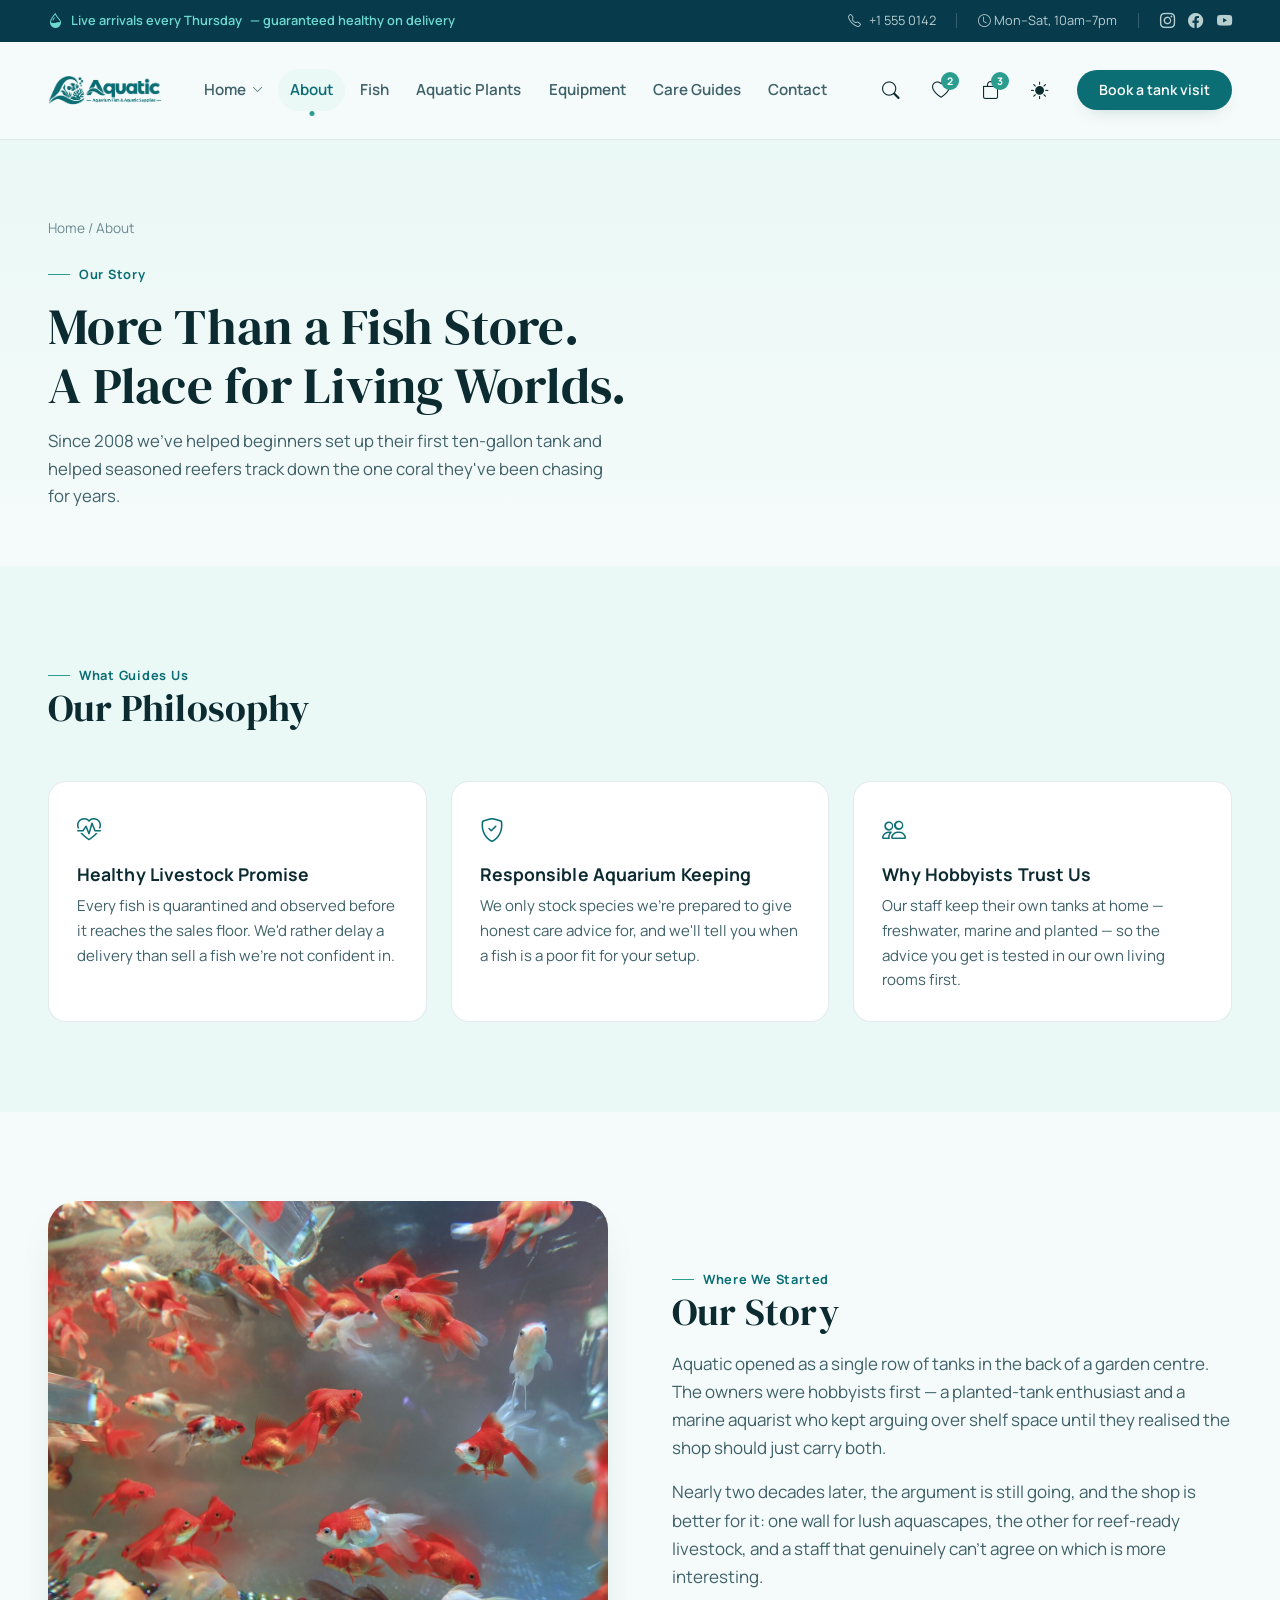
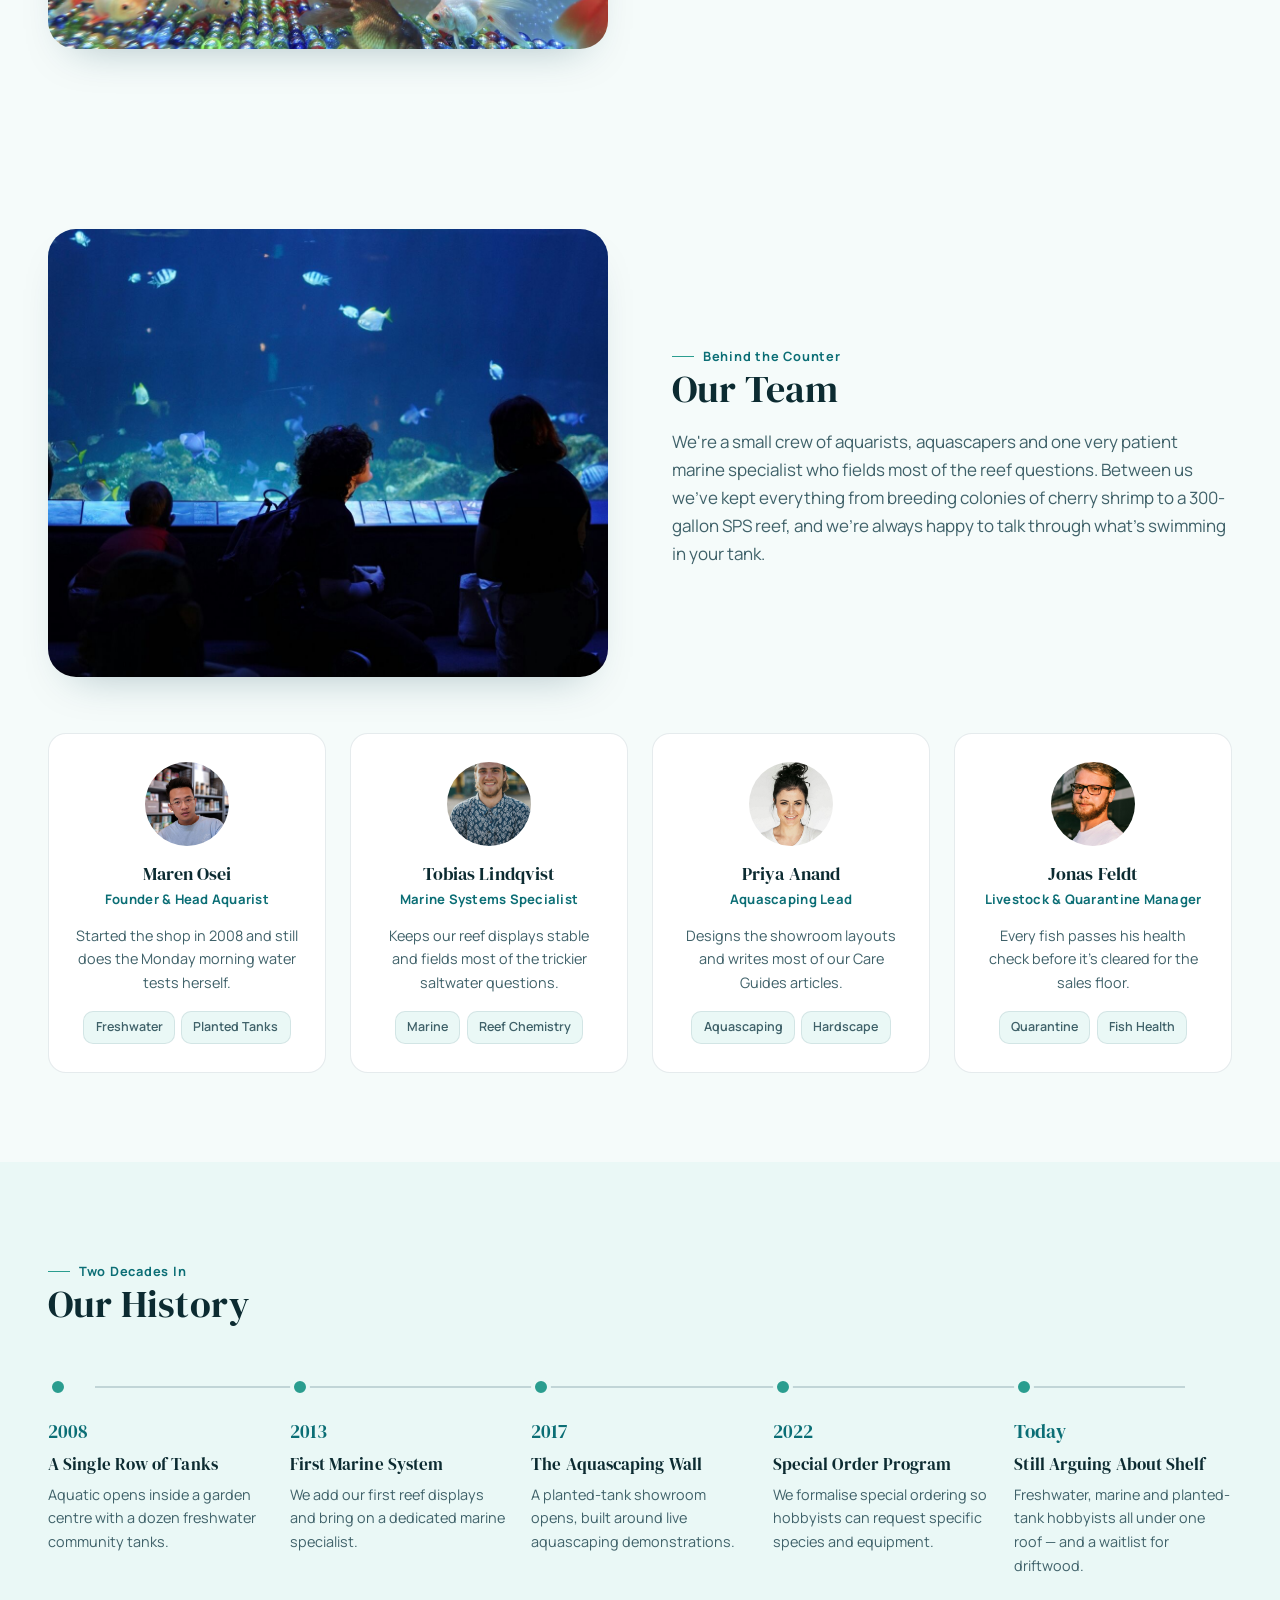
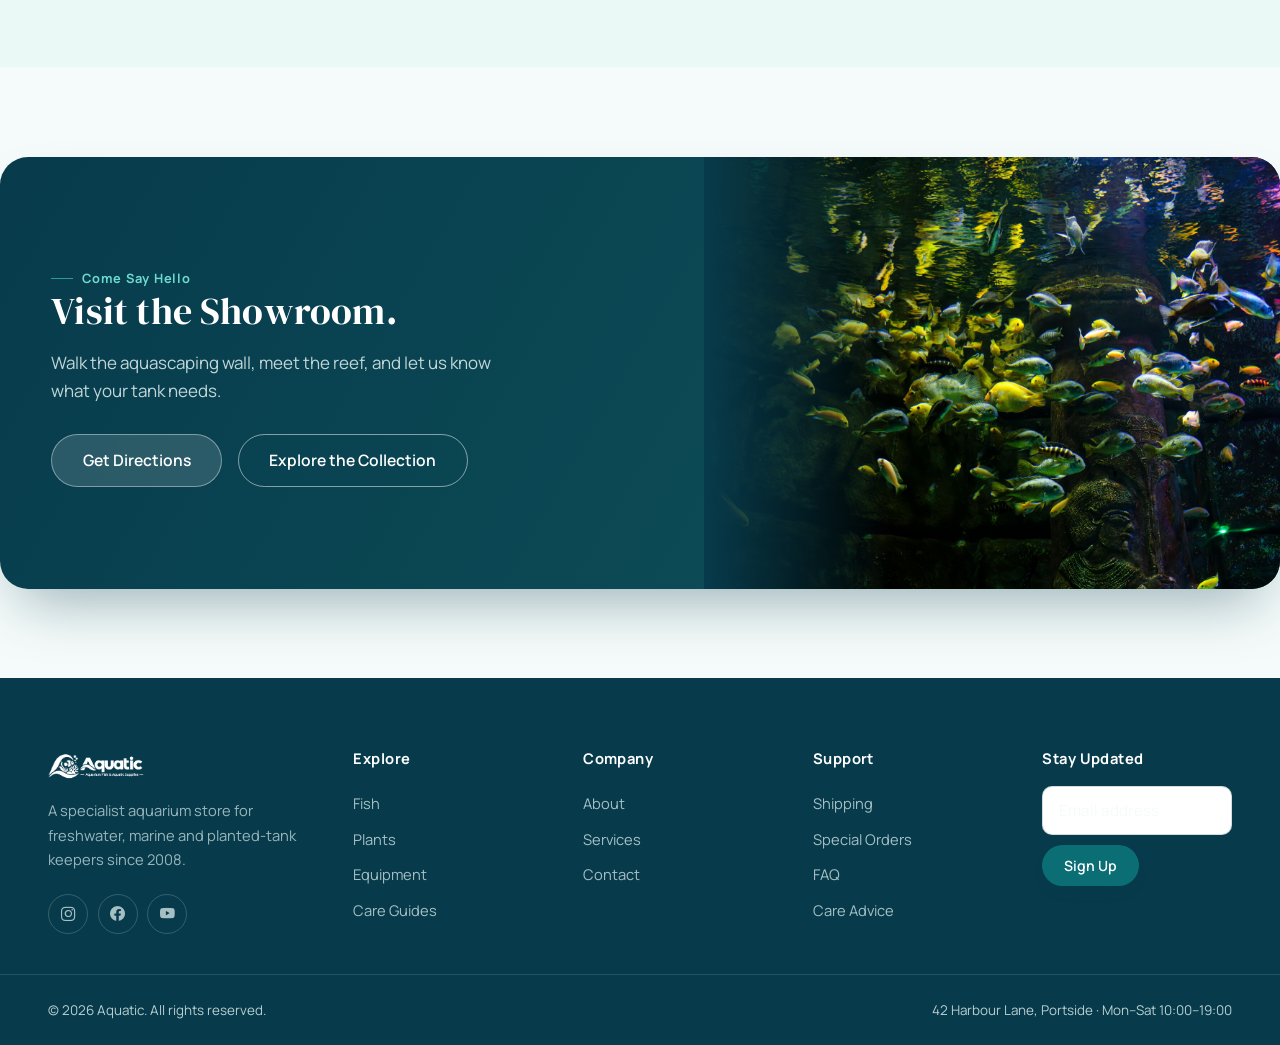
<file: pages/about.html>
<!DOCTYPE html>
<html lang="en" dir="ltr">
<head>
<meta charset="UTF-8">
<meta name="viewport" content="width=device-width, initial-scale=1.0">
<title>About Us | Aquatic</title>
<meta name="description" content="Aquatic has been a specialist aquarium store since 2008. Read our story, our livestock promise, and why hobbyists trust us with their tanks.">
<link rel="canonical" href="https://www.aquaticandco.example/pages/about.html">
<meta property="og:type" content="website">
<meta property="og:title" content="About Us | Aquatic">
<meta property="og:description" content="A specialist aquarium store for freshwater, marine and planted-tank keepers since 2008.">
<meta property="og:image" content="https://commons.wikimedia.org/wiki/Special:FilePath/125L_planted_tank.jpg">

<link rel="preconnect" href="https://fonts.googleapis.com">
<link href="https://fonts.googleapis.com/css2?family=DM+Serif+Display&family=Manrope:wght@400;500;600;700;800&display=swap" rel="stylesheet">
<link href="https://cdn.jsdelivr.net/npm/bootstrap@5.3.3/dist/css/bootstrap.min.css" rel="stylesheet">
<link rel="stylesheet" href="https://cdn.jsdelivr.net/npm/bootstrap-icons@1.11.3/font/bootstrap-icons.css">
<link rel="stylesheet" href="../assets/css/style.css">
<link rel="stylesheet" href="../assets/css/dark-mode.css">
<link rel="shortcut icon" href="../assets/images/icon.png" type="image/x-icon">

</head>
<body>

<!-- ============ TOP BAR ============ -->
<div class="topbar">
  <div class="container-wide topbar-inner">
    <span class="topbar-note"><i class="bi bi-droplet-half"></i> Live arrivals every Thursday<span class="topbar-note-long"> &mdash; guaranteed healthy on delivery</span></span>
    <div class="topbar-links">
      <a href="tel:+15550142"><i class="bi bi-telephone"></i> +1 555 0142</a>
      <span class="topbar-sep"></span>
      <span class="topbar-hours"><i class="bi bi-clock"></i> Mon&ndash;Sat, 10am&ndash;7pm</span>
      <span class="topbar-sep"></span>
      <span class="topbar-social">
        <a href="#" aria-label="Instagram"><i class="bi bi-instagram"></i></a>
        <a href="#" aria-label="Facebook"><i class="bi bi-facebook"></i></a>
        <a href="#" aria-label="YouTube"><i class="bi bi-youtube"></i></a>
      </span>
    </div>
  </div>
</div>

<!-- ============ HEADER ============ -->
<header class="site-header">
  <div class="container-wide header-inner">
    <a href="../index.html" class="brand"><img src="../assets/images/logo.png" alt="Aquatic" class="brand-logo"></a>

    <nav class="main-nav" aria-label="Primary">
      <div class="nav-item has-dropdown">
        <button type="button" class="nav-link" data-dropdown-toggle aria-expanded="false" aria-haspopup="true">
          Home <i class="bi bi-chevron-down" aria-hidden="true"></i>
        </button>
        <div class="nav-dropdown">
          <a href="../index.html" class="home-card">
            <span class="home-card-thumb"><img src="../assets/images/banner.jpg" alt="" loading="lazy"></span>
            <span class="home-card-text"><strong>Home Page 1</strong><span>Reef hero with live tank stats</span></span>
          </a>
          <a href="../home-2.html" class="home-card">
            <span class="home-card-thumb"><img src="../assets/images/banner1.jpg" alt="" loading="lazy"></span>
            <span class="home-card-text"><strong>Home Page 2</strong><span>Split layout with featured species</span></span>
          </a>
        </div>
      </div>
      <a href="about.html" class="active">About</a>
      <a href="fish.html">Fish</a>
      <a href="plants.html">Aquatic Plants</a>
      <a href="equipment.html">Equipment</a>
      <a href="blog.html">Care Guides</a>
      <a href="contact.html">Contact</a>
    </nav>

    <div class="header-actions">
      <button class="icon-btn search-toggle" data-search-toggle aria-label="Search" aria-expanded="false" aria-controls="headerSearch"><i class="bi bi-search"></i></button>
      <button class="icon-btn" aria-label="Wishlist"><i class="bi bi-heart"></i><span class="icon-badge">2</span></button>
      <button class="icon-btn" aria-label="Shopping bag"><i class="bi bi-bag"></i><span class="icon-badge">3</span></button>
      <button class="icon-btn theme-toggle" data-theme-toggle aria-label="Toggle dark mode">
        <i class="bi bi-sun-fill" aria-hidden="true"></i>
        <i class="bi bi-moon-stars-fill" aria-hidden="true"></i>
      </button>
      <a href="contact.html" class="btn btn-primary btn-sm header-cta">Book a tank visit</a>
      <button class="icon-btn menu-btn" data-menu-open aria-label="Open menu" aria-expanded="false" aria-controls="mobileNav">
        <i class="bi bi-list" style="font-size:1.5rem"></i>
      </button>
    </div>
  </div>

  <div class="header-search" id="headerSearch" data-search-panel>
    <div class="header-search-inner">
      <div class="container-wide">
        <form role="search" onsubmit="return false;">
          <input type="search" name="q" placeholder="Search fish, plants, tanks or filters" aria-label="Search the store">
          <button type="submit" class="btn btn-primary">Search</button>
        </form>
      </div>
    </div>
  </div>
</header>

<nav class="mobile-nav" id="mobileNav" aria-label="Mobile">
  <div class="mobile-nav-top">
    <span class="brand"><img src="../assets/images/logo.png" alt="Aquatic" class="brand-logo"></span>
    <button class="icon-btn" data-menu-close aria-label="Close menu"><i class="bi bi-x-lg"></i></button>
  </div>

  <button type="button" class="m-sub-toggle" data-sub-toggle aria-expanded="false">
    Home <i class="bi bi-chevron-down" aria-hidden="true"></i>
  </button>
  <div class="mobile-sub">
    <div>
      <a href="../index.html" class="">Home Page 1</a>
      <a href="../home-2.html" class="">Home Page 2</a>
    </div>
  </div>

  <a href="about.html">About</a>
  <a href="fish.html">Fish</a>
  <a href="plants.html">Aquatic Plants</a>
  <a href="equipment.html">Equipment</a>
  <a href="blog.html">Care Guides</a>
  <a href="contact.html">Contact</a>

  <div class="mobile-actions">
    <a href="contact.html" class="btn btn-primary btn-sm">Book a tank visit</a>
    <a href="tel:+15550142" class="btn btn-outline btn-sm">Call the store</a>
  </div>
</nav>

<main id="main">
 <section class="page-hero">
    <div class="container-wide">
      <div class="crumbs"><a href="../index.html">Home</a> / About</div>
      <span class="eyebrow">Our Story</span>
      <h1 class="font-display" style="font-size:var(--fs-h1); margin-top:.75rem;">More Than a Fish Store.<br>A Place for Living Worlds.</h1>
      <p style="margin-top:.75rem; max-width:560px; font-size:1.05rem;">Since 2008 we've helped beginners set up their first ten-gallon tank and helped seasoned reefers track down the one coral they've been chasing for years.</p>
    </div>
  </section>

  <!-- PHILOSOPHY / PROMISE / RESPONSIBLE KEEPING -->
  <section class="section" style="background:var(--surface-2)" aria-labelledby="values-heading">
    <div class="container-wide">
      <div class="section-head reveal">
        <span class="eyebrow">What Guides Us</span>
        <h2 id="values-heading">Our Philosophy</h2>
      </div>
      <div class="value-row reveal">
        <div class="value-card">
          <i class="bi bi-heart-pulse"></i>
          <h3 style="font-size:1.1rem; font-family:var(--font-body); font-weight:700;">Healthy Livestock Promise</h3>
          <p style="margin-top:.6rem; font-size:.94rem;">Every fish is quarantined and observed before it reaches the sales floor. We'd rather delay a delivery than sell a fish we're not confident in.</p>
        </div>
        <div class="value-card">
          <i class="bi bi-shield-check"></i>
          <h3 style="font-size:1.1rem; font-family:var(--font-body); font-weight:700;">Responsible Aquarium Keeping</h3>
          <p style="margin-top:.6rem; font-size:.94rem;">We only stock species we're prepared to give honest care advice for, and we'll tell you when a fish is a poor fit for your setup.</p>
        </div>
        <div class="value-card">
          <i class="bi bi-people"></i>
          <h3 style="font-size:1.1rem; font-family:var(--font-body); font-weight:700;">Why Hobbyists Trust Us</h3>
          <p style="margin-top:.6rem; font-size:.94rem;">Our staff keep their own tanks at home — freshwater, marine and planted — so the advice you get is tested in our own living rooms first.</p>
        </div>
      </div>
    </div>
  </section>
  <!-- OUR STORY -->
  <section class="section" aria-labelledby="story-heading">
    <div class="container-wide story-grid">
      <div class="story-media reveal">
        <img src="../assets/images/story.jpg" alt="A mature, densely planted home aquarium">
      </div>
      <div class="reveal">
        <span class="eyebrow">Where We Started</span>
        <h2 id="story-heading">Our Story</h2>
        <p style="margin-top:1rem;">Aquatic opened as a single row of tanks in the back of a garden centre. The owners were hobbyists first — a planted-tank enthusiast and a marine aquarist who kept arguing over shelf space until they realised the shop should just carry both.</p>
        <p style="margin-top:1rem;">Nearly two decades later, the argument is still going, and the shop is better for it: one wall for lush aquascapes, the other for reef-ready livestock, and a staff that genuinely can't agree on which is more interesting.</p>
      </div>
    </div>
  </section>



  <!-- TEAM -->
  <section class="section" aria-labelledby="team-heading">
    <div class="container-wide story-grid">
      <div class="reveal" style="order:2;">
        <span class="eyebrow">Behind the Counter</span>
        <h2 id="team-heading">Our Team</h2>
        <p style="margin-top:1rem;">We're a small crew of aquarists, aquascapers and one very patient marine specialist who fields most of the reef questions. Between us we've kept everything from breeding colonies of cherry shrimp to a 300-gallon SPS reef, and we're always happy to talk through what's swimming in your tank.</p>
      </div>
      <div class="story-media reveal" style="order:1;">
        <img src="../assets/images/team.jpg" alt="A well-stocked community aquarium on display in the shop">
      </div>
    </div>

    <!-- TEAM GRID -->
    <div class="container-wide" style="margin-top:clamp(2.5rem,5vw,3.5rem);">
      <div class="team-grid reveal">
        <div class="member-card">
          <div class="member-avatar"><img src="../assets/images/team1.jpg" alt="Maren Osei"></div>
          <h3>Maren Osei</h3>
          <span class="member-role">Founder &amp; Head Aquarist</span>
          <p>Started the shop in 2008 and still does the Monday morning water tests herself.</p>
          <div class="member-tags"><span class="chip">Freshwater</span><span class="chip">Planted Tanks</span></div>
        </div>
        <div class="member-card">
          <div class="member-avatar"><img src="../assets/images/team2.jpg" alt="Tobias Lindqvist"></div>
          <h3>Tobias Lindqvist</h3>
          <span class="member-role">Marine Systems Specialist</span>
          <p>Keeps our reef displays stable and fields most of the trickier saltwater questions.</p>
          <div class="member-tags"><span class="chip">Marine</span><span class="chip">Reef Chemistry</span></div>
        </div>
        <div class="member-card">
          <div class="member-avatar"><img src="../assets/images/team3.jpg" alt="Priya Anand"></div>
          <h3>Priya Anand</h3>
          <span class="member-role">Aquascaping Lead</span>
          <p>Designs the showroom layouts and writes most of our Care Guides articles.</p>
          <div class="member-tags"><span class="chip">Aquascaping</span><span class="chip">Hardscape</span></div>
        </div>
        <div class="member-card">
          <div class="member-avatar"><img src="../assets/images/team4.jpg" alt="Jonas Feldt"></div>
          <h3>Jonas Feldt</h3>
          <span class="member-role">Livestock &amp; Quarantine Manager</span>
          <p>Every fish passes his health check before it's cleared for the sales floor.</p>
          <div class="member-tags"><span class="chip">Quarantine</span><span class="chip">Fish Health</span></div>
        </div>
      </div>
    </div>
  </section>

  <!-- TIMELINE -->
  <section class="section" style="background:var(--surface-2)" aria-labelledby="timeline-heading">
    <div class="container-wide">
      <div class="section-head reveal">
        <span class="eyebrow">Two Decades In</span>
        <h2 id="timeline-heading">Our History</h2>
      </div>
      <div class="history-track reveal">
        <div class="history-line" aria-hidden="true"></div>
        <div class="history-item">
          <span class="dot" aria-hidden="true"></span>
          <span class="yr">2008</span>
          <h4>A Single Row of Tanks</h4>
          <p>Aquatic opens inside a garden centre with a dozen freshwater community tanks.</p>
        </div>
        <div class="history-item">
          <span class="dot" aria-hidden="true"></span>
          <span class="yr">2013</span>
          <h4>First Marine System</h4>
          <p>We add our first reef displays and bring on a dedicated marine specialist.</p>
        </div>
        <div class="history-item">
          <span class="dot" aria-hidden="true"></span>
          <span class="yr">2017</span>
          <h4>The Aquascaping Wall</h4>
          <p>A planted-tank showroom opens, built around live aquascaping demonstrations.</p>
        </div>
        <div class="history-item">
          <span class="dot" aria-hidden="true"></span>
          <span class="yr">2022</span>
          <h4>Special Order Program</h4>
          <p>We formalise special ordering so hobbyists can request specific species and equipment.</p>
        </div>
        <div class="history-item">
          <span class="dot" aria-hidden="true"></span>
          <span class="yr">Today</span>
          <h4>Still Arguing About Shelf</h4>
          <p>Freshwater, marine and planted-tank hobbyists all under one roof — and a waitlist for  driftwood.</p>
        </div>
      </div>
    </div>
  </section>

  <!-- CTA -->
  <section class="section">
    <div class="consult-card reveal">
      <div class="consult-copy">
        <span class="eyebrow" style="color:var(--clr-accent)">Come Say Hello</span>
        <h2>Visit the Showroom.</h2>
        <p>Walk the aquascaping wall, meet the reef, and let us know what your tank needs.</p>
        <div class="consult-ctas">
          <a href="contact.html" class="btn btn-ghost-light">Get Directions</a>
          <a href="../index.html" class="btn btn-outline" style="border-color:rgba(255,255,255,.5); color:#fff;">Explore the Collection</a>
        </div>
      </div>
      <div class="consult-media">
        <img src="../assets/images/ready.jpg" alt="Rows of aquarium tanks on display in the store">
      </div>
    </div>
  </section>

</main>

<footer class="site-footer">
  <div class="container-wide footer-top">
    <div class="footer-brand">
      <span class="brand footer-brand-logo"><img src="../assets/images/logo.png" alt="Aquatic" class="brand-logo"></span>
      <p>A specialist aquarium store for freshwater, marine and planted-tank keepers since 2008.</p>
      <div class="footer-social">
        <a href="#" aria-label="Instagram"><i class="bi bi-instagram"></i></a>
        <a href="#" aria-label="Facebook"><i class="bi bi-facebook"></i></a>
        <a href="#" aria-label="YouTube"><i class="bi bi-youtube"></i></a>
      </div>
    </div>
    <div><h5>Explore</h5><a href="fish.html">Fish</a><a href="plants.html">Plants</a><a href="equipment.html">Equipment</a><a href="blog.html">Care Guides</a></div>
    <div><h5>Company</h5><a href="about.html">About</a><a href="services.html">Services</a><a href="contact.html">Contact</a></div>
    <div><h5>Support</h5><a href="contact.html">Shipping</a><a href="contact.html#special-order">Special Orders</a><a href="contact.html">FAQ</a><a href="blog.html">Care Advice</a></div>
    <div>
      <h5>Stay Updated</h5>
      <form class="footer-newsletter" data-validate novalidate>
        <div class="form-field" style="flex:1; margin-bottom:0;"><input type="email" placeholder="Email address" required></div>
        <button type="submit" class="btn btn-primary btn-sm">Sign Up</button>
      </form>
    </div>
  </div>
  <div class="container-wide footer-bottom">
    <span>&copy; 2026 Aquatic. All rights reserved.</span>
    <span>42 Harbour Lane, Portside · Mon–Sat 10:00–19:00</span>
  </div>
</footer>

<script src="../assets/js/main.js"></script>
</body>
</html>
</file>
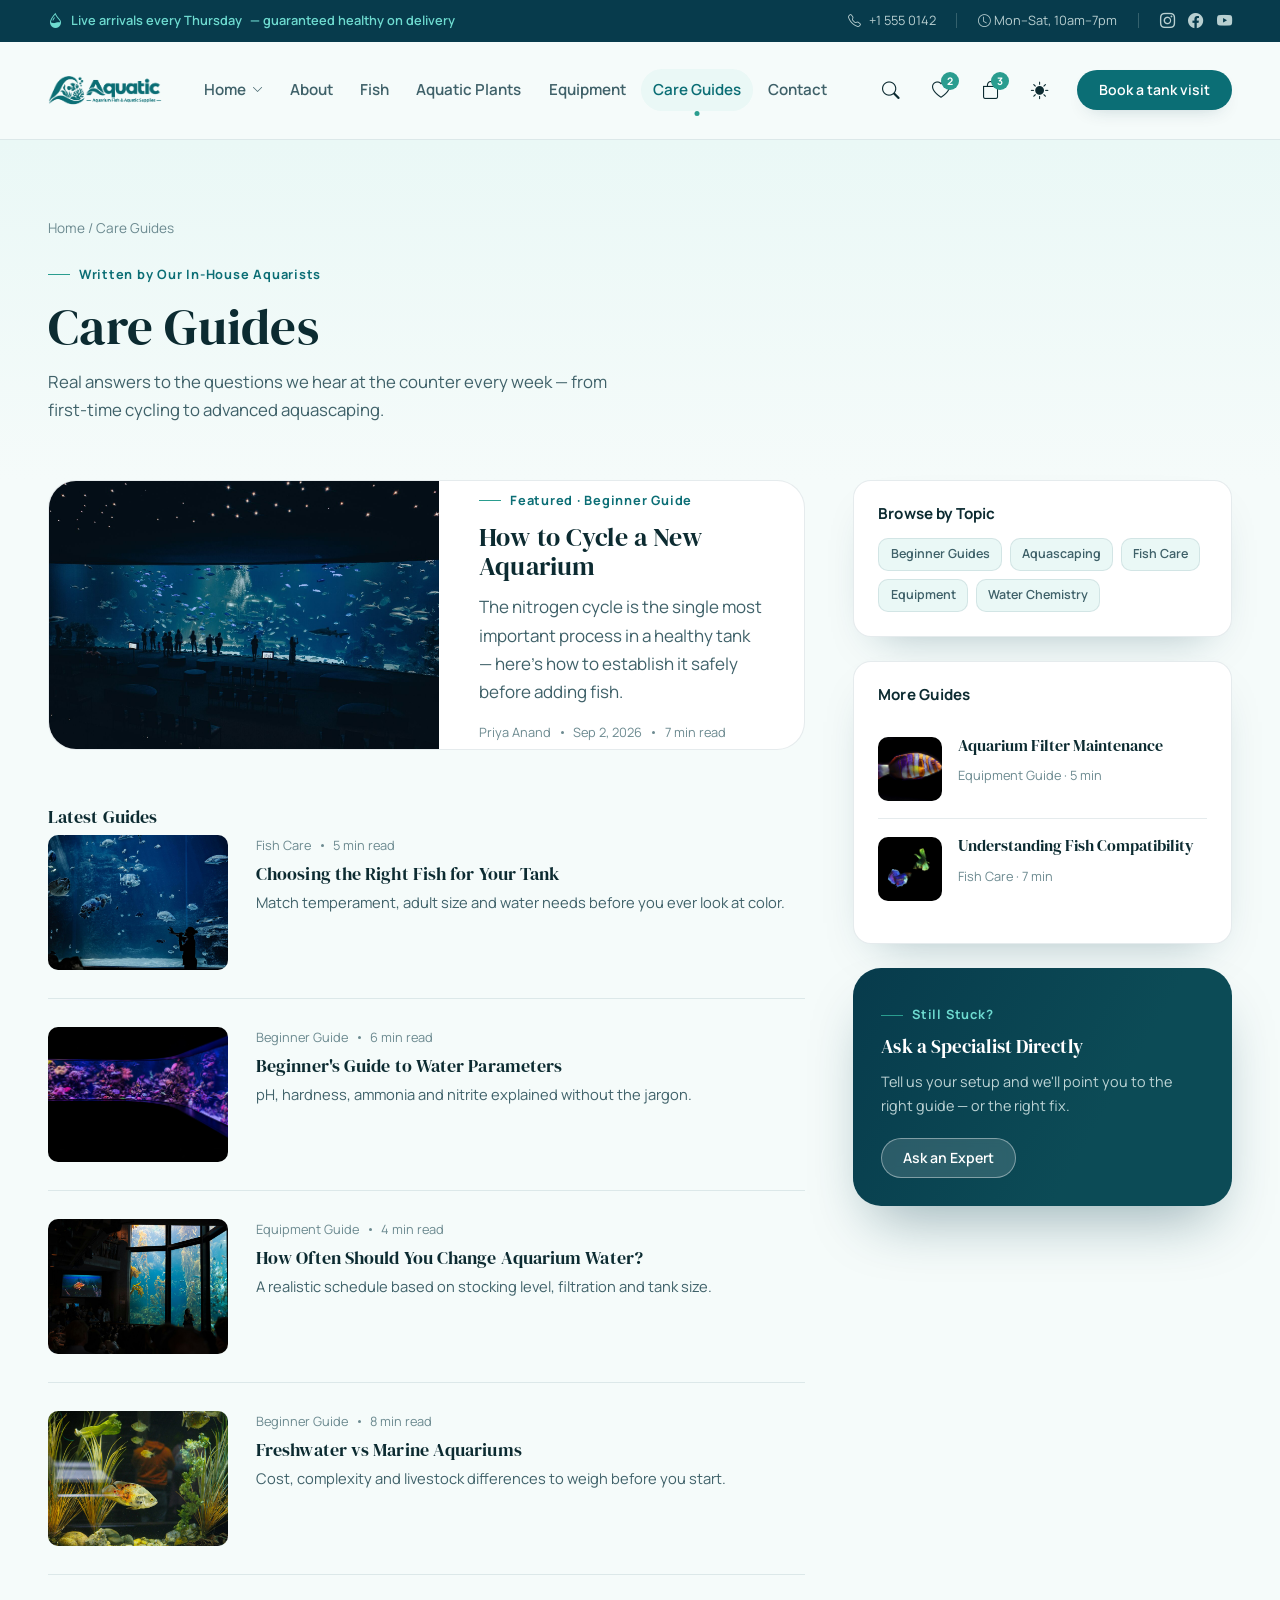
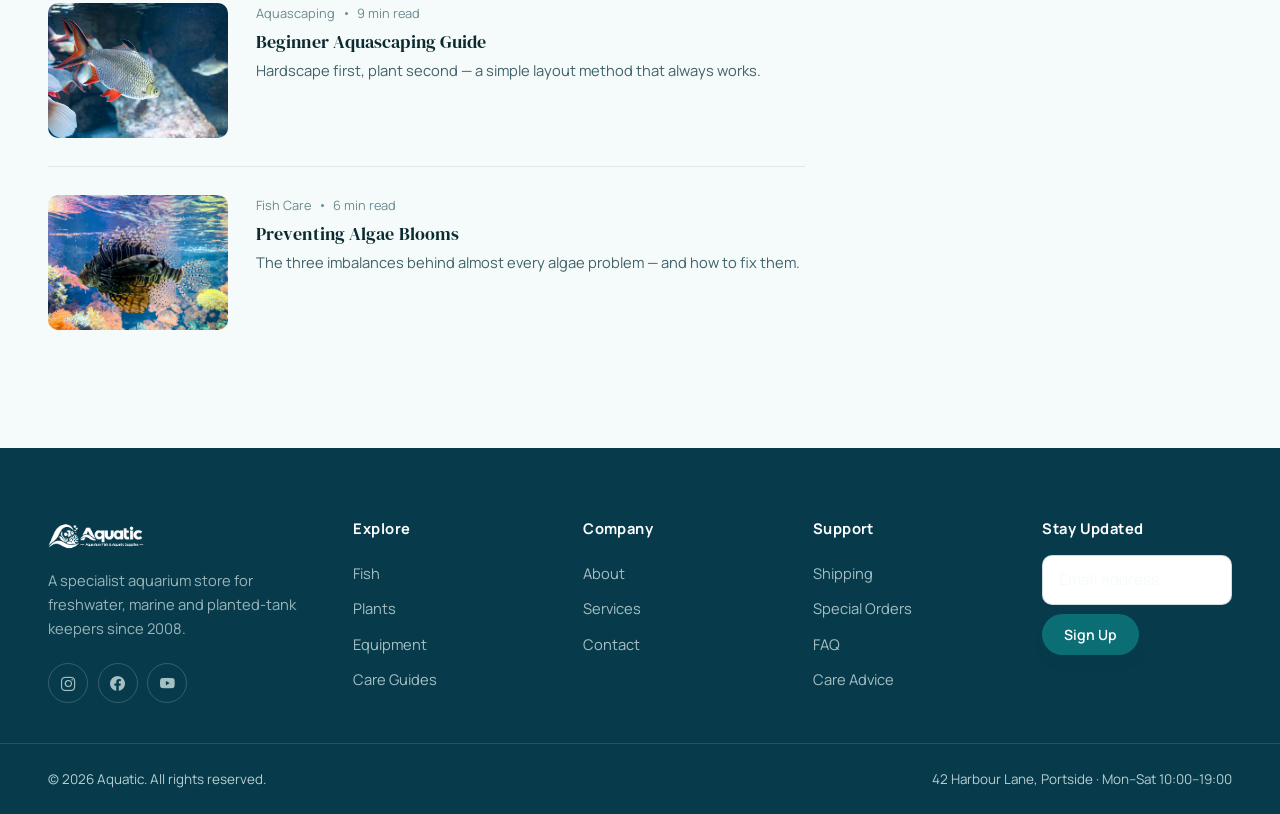
<file: pages/blog.html>
<!DOCTYPE html>
<html lang="en" dir="ltr">
<head>
<meta charset="UTF-8">
<meta name="viewport" content="width=device-width, initial-scale=1.0">
<title>Care Guides | Aquatic</title>
<meta name="description" content="Practical, expert-written aquarium care guides — cycling a new tank, water parameters, compatibility, aquascaping and equipment maintenance.">
<link rel="canonical" href="https://www.aquaticandco.example/pages/blog.html">
<meta property="og:type" content="website">
<meta property="og:title" content="Care Guides | Aquatic">
<meta property="og:description" content="Practical aquarium care guides written by our in-house aquarists.">
<meta property="og:image" content="https://commons.wikimedia.org/wiki/Special:FilePath/125L_planted_tank.jpg">

<link rel="preconnect" href="https://fonts.googleapis.com">
<link href="https://fonts.googleapis.com/css2?family=DM+Serif+Display&family=Manrope:wght@400;500;600;700;800&display=swap" rel="stylesheet">
<link href="https://cdn.jsdelivr.net/npm/bootstrap@5.3.3/dist/css/bootstrap.min.css" rel="stylesheet">
<link rel="stylesheet" href="https://cdn.jsdelivr.net/npm/bootstrap-icons@1.11.3/font/bootstrap-icons.css">
<link rel="stylesheet" href="../assets/css/style.css">
<link rel="stylesheet" href="../assets/css/dark-mode.css">
<link rel="shortcut icon" href="../assets/images/icon.png" type="image/x-icon">

</head>
<body>

<!-- ============ TOP BAR ============ -->
<div class="topbar">
  <div class="container-wide topbar-inner">
    <span class="topbar-note"><i class="bi bi-droplet-half"></i> Live arrivals every Thursday<span class="topbar-note-long"> &mdash; guaranteed healthy on delivery</span></span>
    <div class="topbar-links">
      <a href="tel:+15550142"><i class="bi bi-telephone"></i> +1 555 0142</a>
      <span class="topbar-sep"></span>
      <span class="topbar-hours"><i class="bi bi-clock"></i> Mon&ndash;Sat, 10am&ndash;7pm</span>
      <span class="topbar-sep"></span>
      <span class="topbar-social">
        <a href="#" aria-label="Instagram"><i class="bi bi-instagram"></i></a>
        <a href="#" aria-label="Facebook"><i class="bi bi-facebook"></i></a>
        <a href="#" aria-label="YouTube"><i class="bi bi-youtube"></i></a>
      </span>
    </div>
  </div>
</div>

<!-- ============ HEADER ============ -->
<header class="site-header">
  <div class="container-wide header-inner">
    <a href="../index.html" class="brand"><img src="../assets/images/logo.png" alt="Aquatic" class="brand-logo"></a>

    <nav class="main-nav" aria-label="Primary">
      <div class="nav-item has-dropdown">
        <button type="button" class="nav-link" data-dropdown-toggle aria-expanded="false" aria-haspopup="true">
          Home <i class="bi bi-chevron-down" aria-hidden="true"></i>
        </button>
        <div class="nav-dropdown">
          <a href="../index.html" class="home-card">
            <span class="home-card-thumb"><img src="../assets/images/banner.jpg" alt="" loading="lazy"></span>
            <span class="home-card-text"><strong>Home Page 1</strong><span>Reef hero with live tank stats</span></span>
          </a>
          <a href="../home-2.html" class="home-card">
            <span class="home-card-thumb"><img src="../assets/images/banner1.jpg" alt="" loading="lazy"></span>
            <span class="home-card-text"><strong>Home Page 2</strong><span>Split layout with featured species</span></span>
          </a>
        </div>
      </div>
      <a href="about.html">About</a>
      <a href="fish.html">Fish</a>
      <a href="plants.html">Aquatic Plants</a>
      <a href="equipment.html">Equipment</a>
      <a href="blog.html" class="active">Care Guides</a>
      <a href="contact.html">Contact</a>
    </nav>

    <div class="header-actions">
      <button class="icon-btn search-toggle" data-search-toggle aria-label="Search" aria-expanded="false" aria-controls="headerSearch"><i class="bi bi-search"></i></button>
      <button class="icon-btn" aria-label="Wishlist"><i class="bi bi-heart"></i><span class="icon-badge">2</span></button>
      <button class="icon-btn" aria-label="Shopping bag"><i class="bi bi-bag"></i><span class="icon-badge">3</span></button>
      <button class="icon-btn theme-toggle" data-theme-toggle aria-label="Toggle dark mode">
        <i class="bi bi-sun-fill" aria-hidden="true"></i>
        <i class="bi bi-moon-stars-fill" aria-hidden="true"></i>
      </button>
      <a href="contact.html" class="btn btn-primary btn-sm header-cta">Book a tank visit</a>
      <button class="icon-btn menu-btn" data-menu-open aria-label="Open menu" aria-expanded="false" aria-controls="mobileNav">
        <i class="bi bi-list" style="font-size:1.5rem"></i>
      </button>
    </div>
  </div>

  <div class="header-search" id="headerSearch" data-search-panel>
    <div class="header-search-inner">
      <div class="container-wide">
        <form role="search" onsubmit="return false;">
          <input type="search" name="q" placeholder="Search fish, plants, tanks or filters" aria-label="Search the store">
          <button type="submit" class="btn btn-primary">Search</button>
        </form>
      </div>
    </div>
  </div>
</header>

<nav class="mobile-nav" id="mobileNav" aria-label="Mobile">
  <div class="mobile-nav-top">
    <span class="brand"><img src="../assets/images/logo.png" alt="Aquatic" class="brand-logo"></span>
    <button class="icon-btn" data-menu-close aria-label="Close menu"><i class="bi bi-x-lg"></i></button>
  </div>

  <button type="button" class="m-sub-toggle" data-sub-toggle aria-expanded="false">
    Home <i class="bi bi-chevron-down" aria-hidden="true"></i>
  </button>
  <div class="mobile-sub">
    <div>
      <a href="../index.html" class="">Home Page 1</a>
      <a href="../home-2.html" class="">Home Page 2</a>
    </div>
  </div>

  <a href="about.html">About</a>
  <a href="fish.html">Fish</a>
  <a href="plants.html">Aquatic Plants</a>
  <a href="equipment.html">Equipment</a>
  <a href="blog.html">Care Guides</a>
  <a href="contact.html">Contact</a>

  <div class="mobile-actions">
    <a href="contact.html" class="btn btn-primary btn-sm">Book a tank visit</a>
    <a href="tel:+15550142" class="btn btn-outline btn-sm">Call the store</a>
  </div>
</nav>

<main id="main">
  <section class="page-hero">
    <div class="container-wide">
      <div class="crumbs"><a href="../index.html">Home</a> / Care Guides</div>
      <span class="eyebrow">Written by Our In-House Aquarists</span>
      <h1 class="font-display" style="font-size:var(--fs-h1); margin-top:.75rem;">Care Guides</h1>
      <p style="margin-top:.75rem; max-width:560px; font-size:1.05rem;">Real answers to the questions we hear at the counter every week — from first-time cycling to advanced aquascaping.</p>
    </div>
  </section>

  <section class="section" style="padding-top:0">
    <div class="container-wide blog-layout">

      <div>
        <!-- FEATURED ARTICLE -->
        <a href="blog-details.html" class="mag-feature">
          <div class="mf-media"><img src="../assets/images/aqua care1.jpg" alt="A newly set up freshwater aquarium mid-cycle"></div>
          <div class="mf-copy">
            <span class="eyebrow">Featured · Beginner Guide</span>
            <h2 style="font-size:1.6rem; margin:.75rem 0;">How to Cycle a New Aquarium</h2>
            <p>The nitrogen cycle is the single most important process in a healthy tank — here's how to establish it safely before adding fish.</p>
            <div class="mag-meta" style="margin-top:1rem;"><span>Priya Anand</span><span class="dot"></span><span>Sep 2, 2026</span><span class="dot"></span><span>7 min read</span></div>
          </div>
        </a>

        <!-- LATEST GUIDES -->
        <h3 style="font-size:1.15rem; margin-bottom:.5rem;">Latest Guides</h3>
        <div>
          <a href="blog-details.html" class="mag-row" style="text-decoration:none;">
            <div class="mr-media"><img src="../assets/images/aqua care2.jpg" alt="Two fish species sharing a tank"></div>
            <div>
              <div class="mag-meta"><span>Fish Care</span><span class="dot"></span><span>5 min read</span></div>
              <h4 style="font-family:var(--font-display); font-size:1.15rem; margin-bottom:.4rem;">Choosing the Right Fish for Your Tank</h4>
              <p style="font-size:.92rem;">Match temperament, adult size and water needs before you ever look at color.</p>
            </div>
          </a>
          <a href="blog-details.html" class="mag-row" style="text-decoration:none;">
            <div class="mr-media"><img src="../assets/images/aquacare3.jpg" alt="Water testing drops and a color chart"></div>
            <div>
              <div class="mag-meta"><span>Beginner Guide</span><span class="dot"></span><span>6 min read</span></div>
              <h4 style="font-family:var(--font-display); font-size:1.15rem; margin-bottom:.4rem;">Beginner's Guide to Water Parameters</h4>
              <p style="font-size:.92rem;">pH, hardness, ammonia and nitrite explained without the jargon.</p>
            </div>
          </a>
          <a href="blog-details.html" class="mag-row" style="text-decoration:none;">
            <div class="mr-media"><img src="../assets/images/aqua care4.jpg" alt="Water being changed in an aquarium with a siphon"></div>
            <div>
              <div class="mag-meta"><span>Equipment Guide</span><span class="dot"></span><span>4 min read</span></div>
              <h4 style="font-family:var(--font-display); font-size:1.15rem; margin-bottom:.4rem;">How Often Should You Change Aquarium Water?</h4>
              <p style="font-size:.92rem;">A realistic schedule based on stocking level, filtration and tank size.</p>
            </div>
          </a>
          <a href="blog-details.html" class="mag-row" style="text-decoration:none;">
            <div class="mr-media"><img src="../assets/images/aqua care5.jpg" alt="Split image of a freshwater and a marine aquarium"></div>
            <div>
              <div class="mag-meta"><span>Beginner Guide</span><span class="dot"></span><span>8 min read</span></div>
              <h4 style="font-family:var(--font-display); font-size:1.15rem; margin-bottom:.4rem;">Freshwater vs Marine Aquariums</h4>
              <p style="font-size:.92rem;">Cost, complexity and livestock differences to weigh before you start.</p>
            </div>
          </a>
          <a href="blog-details.html" class="mag-row" style="text-decoration:none;">
            <div class="mr-media"><img src="../assets/images/aqua care6.jpg" alt="A simple beginner aquascape layout"></div>
            <div>
              <div class="mag-meta"><span>Aquascaping</span><span class="dot"></span><span>9 min read</span></div>
              <h4 style="font-family:var(--font-display); font-size:1.15rem; margin-bottom:.4rem;">Beginner Aquascaping Guide</h4>
              <p style="font-size:.92rem;">Hardscape first, plant second — a simple layout method that always works.</p>
            </div>
          </a>
          <a href="blog-details.html" class="mag-row" style="text-decoration:none; border-bottom:none;">
            <div class="mr-media"><img src="../assets/images/aqua care7.jpg" alt="Close up of algae on aquarium glass"></div>
            <div>
              <div class="mag-meta"><span>Fish Care</span><span class="dot"></span><span>6 min read</span></div>
              <h4 style="font-family:var(--font-display); font-size:1.15rem; margin-bottom:.4rem;">Preventing Algae Blooms</h4>
              <p style="font-size:.92rem;">The three imbalances behind almost every algae problem — and how to fix them.</p>
            </div>
          </a>
        </div>
      </div>

      <!-- SIDEBAR -->
      <aside class="blog-sidebar">
        <div class="glass-panel" style="background:var(--surface-1); border-color:var(--border-soft); padding:1.5rem; margin-bottom:1.5rem;">
          <h4 style="font-family:var(--font-body); font-weight:700; font-size:.95rem; margin-bottom:1rem;">Browse by Topic</h4>
          <div class="chip-row">
            <span class="chip">Beginner Guides</span>
            <span class="chip">Aquascaping</span>
            <span class="chip">Fish Care</span>
            <span class="chip">Equipment</span>
            <span class="chip">Water Chemistry</span>
          </div>
        </div>

        <div class="glass-panel" style="background:var(--surface-1); border-color:var(--border-soft); padding:1.5rem;">
          <h4 style="font-family:var(--font-body); font-weight:700; font-size:.95rem; margin-bottom:1rem;">More Guides</h4>
          <a href="blog-details.html" class="rail-card" style="text-decoration:none;">
            <div class="rc-media"><img src="../assets/images/aqua care8.jpg" alt="Cleaning an aquarium filter"></div>
            <div><h5 style="font-family:var(--font-display); font-size:.98rem; margin-bottom:.3rem;">Aquarium Filter Maintenance</h5><span style="font-size:.8rem; color:var(--text-muted);">Equipment Guide · 5 min</span></div>
          </a>
          <a href="blog-details.html" class="rail-card" style="text-decoration:none; border-bottom:none;">
            <div class="rc-media"><img src="../assets/images/aqua care9.jpg" alt="Compatibility chart concept for fish species"></div>
            <div><h5 style="font-family:var(--font-display); font-size:.98rem; margin-bottom:.3rem;">Understanding Fish Compatibility</h5><span style="font-size:.8rem; color:var(--text-muted);">Fish Care · 7 min</span></div>
          </a>
        </div>

        <div class="consult-card" style="margin-top:1.5rem; display:block; padding:1.75rem;">
          <span class="eyebrow" style="color:var(--clr-accent)">Still Stuck?</span>
          <h4 style="color:#fff; font-family:var(--font-display); font-size:1.2rem; margin:.6rem 0 .8rem;">Ask a Specialist Directly</h4>
          <p style="color:rgba(234,248,246,.8); font-size:.9rem; margin-bottom:1.25rem;">Tell us your setup and we'll point you to the right guide — or the right fix.</p>
          <a href="contact.html" class="btn btn-ghost-light btn-sm">Ask an Expert</a>
        </div>
      </aside>
    </div>
  </section>
</main>

<footer class="site-footer">
  <div class="container-wide footer-top">
    <div class="footer-brand">
      <span class="brand footer-brand-logo"><img src="../assets/images/logo.png" alt="Aquatic" class="brand-logo"></span>
      <p>A specialist aquarium store for freshwater, marine and planted-tank keepers since 2008.</p>
      <div class="footer-social">
        <a href="#" aria-label="Instagram"><i class="bi bi-instagram"></i></a>
        <a href="#" aria-label="Facebook"><i class="bi bi-facebook"></i></a>
        <a href="#" aria-label="YouTube"><i class="bi bi-youtube"></i></a>
      </div>
    </div>
    <div><h5>Explore</h5><a href="fish.html">Fish</a><a href="plants.html">Plants</a><a href="equipment.html">Equipment</a><a href="blog.html">Care Guides</a></div>
    <div><h5>Company</h5><a href="about.html">About</a><a href="services.html">Services</a><a href="contact.html">Contact</a></div>
    <div><h5>Support</h5><a href="contact.html">Shipping</a><a href="contact.html#special-order">Special Orders</a><a href="contact.html">FAQ</a><a href="blog.html">Care Advice</a></div>
    <div>
      <h5>Stay Updated</h5>
      <form class="footer-newsletter" data-validate novalidate>
        <div class="form-field" style="flex:1; margin-bottom:0;"><input type="email" placeholder="Email address" required></div>
        <button type="submit" class="btn btn-primary btn-sm">Sign Up</button>
      </form>
    </div>
  </div>
  <div class="container-wide footer-bottom">
    <span>&copy; 2026 Aquatic. All rights reserved.</span>
    <span>42 Harbour Lane, Portside · Mon–Sat 10:00–19:00</span>
  </div>
</footer>

<script src="../assets/js/main.js"></script>
</body>
</html>
</file>
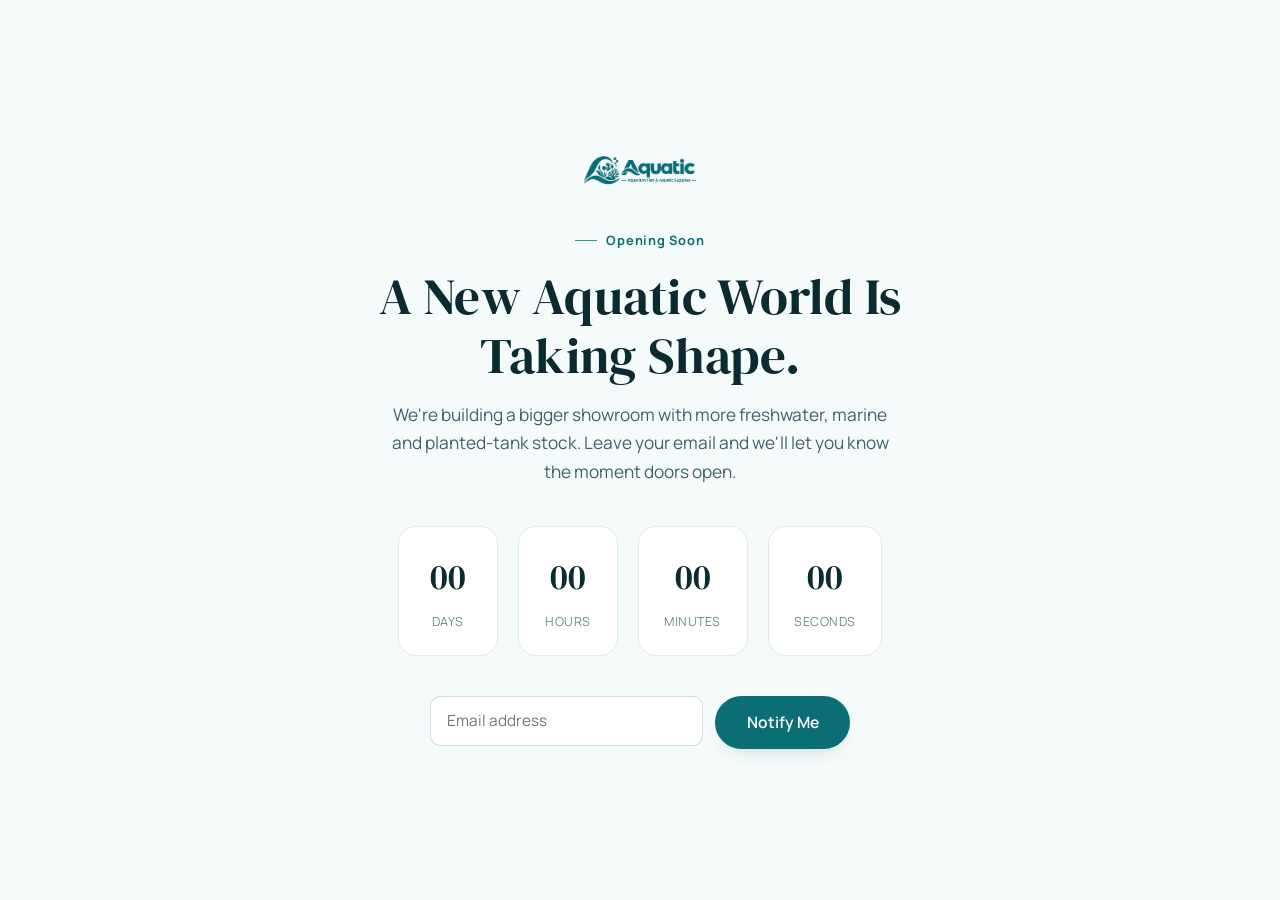
<file: pages/coming-soon.html>
<!DOCTYPE html>
<html lang="en" dir="ltr">
<head>
<meta charset="UTF-8">
<meta name="viewport" content="width=device-width, initial-scale=1.0">
<title>Coming Soon | Aquatic</title>
<meta name="description" content="A new aquatic world is taking shape. Sign up to be first to know when we launch.">
<link href="https://fonts.googleapis.com/css2?family=DM+Serif+Display&family=Manrope:wght@400;500;600;700;800&display=swap" rel="stylesheet">
<link href="https://cdn.jsdelivr.net/npm/bootstrap@5.3.3/dist/css/bootstrap.min.css" rel="stylesheet">
<link rel="stylesheet" href="https://cdn.jsdelivr.net/npm/bootstrap-icons@1.11.3/font/bootstrap-icons.css">
<link rel="stylesheet" href="../assets/css/style.css">
<link rel="stylesheet" href="../assets/css/dark-mode.css">
<link rel="shortcut icon" href="../assets/images/icon.png" type="image/x-icon">

</head>
<body>
<main id="main">
  <section class="hero" style="min-height:100vh; display:flex; align-items:center;">
    <div class="container-wide" style="text-align:center; max-width:700px; margin-inline:auto; position:relative; z-index:2;">
      <a href="../index.html" class="brand" style="justify-content:center; margin-bottom:2rem;"><img src="../assets/images/logo.png" alt="Aquatic" class="brand-logo"></a>
      <span class="eyebrow" style="justify-content:center;">Opening Soon</span>
      <h1 style="font-size:var(--fs-h1); margin:1rem 0;">A New Aquatic World Is Taking Shape.</h1>
      <p style="font-size:1.08rem; max-width:520px; margin-inline:auto;">We're building a bigger showroom with more freshwater, marine and planted-tank stock. Leave your email and we'll let you know the moment doors open.</p>

      <div class="countdown" data-countdown="2026-12-01T10:00:00">
        <div class="countdown-item"><span class="num" data-days>00</span><span class="lbl">DAYS</span></div>
        <div class="countdown-item"><span class="num" data-hours>00</span><span class="lbl">HOURS</span></div>
        <div class="countdown-item"><span class="num" data-mins>00</span><span class="lbl">MINUTES</span></div>
        <div class="countdown-item"><span class="num" data-secs>00</span><span class="lbl">SECONDS</span></div>
      </div>

      <div class="form-success" role="status" style="justify-content:center; max-width:420px; margin-inline:auto;"><i class="bi bi-check-circle-fill"></i> You're on the list — see you soon!</div>
      <form data-validate novalidate style="display:flex; gap:.75rem; max-width:420px; margin-inline:auto; flex-wrap:wrap;">
        <div class="form-field" style="flex:1; min-width:200px; margin-bottom:0;">
          <label class="visually-hidden" for="cs-email">Email address</label>
          <input type="email" id="cs-email" name="email" placeholder="Email address" required>
        </div>
        <button type="submit" class="btn btn-primary">Notify Me</button>
      </form>
    </div>
  </section>
</main>
<script src="../assets/js/main.js"></script>
</body>
</html>
</file>
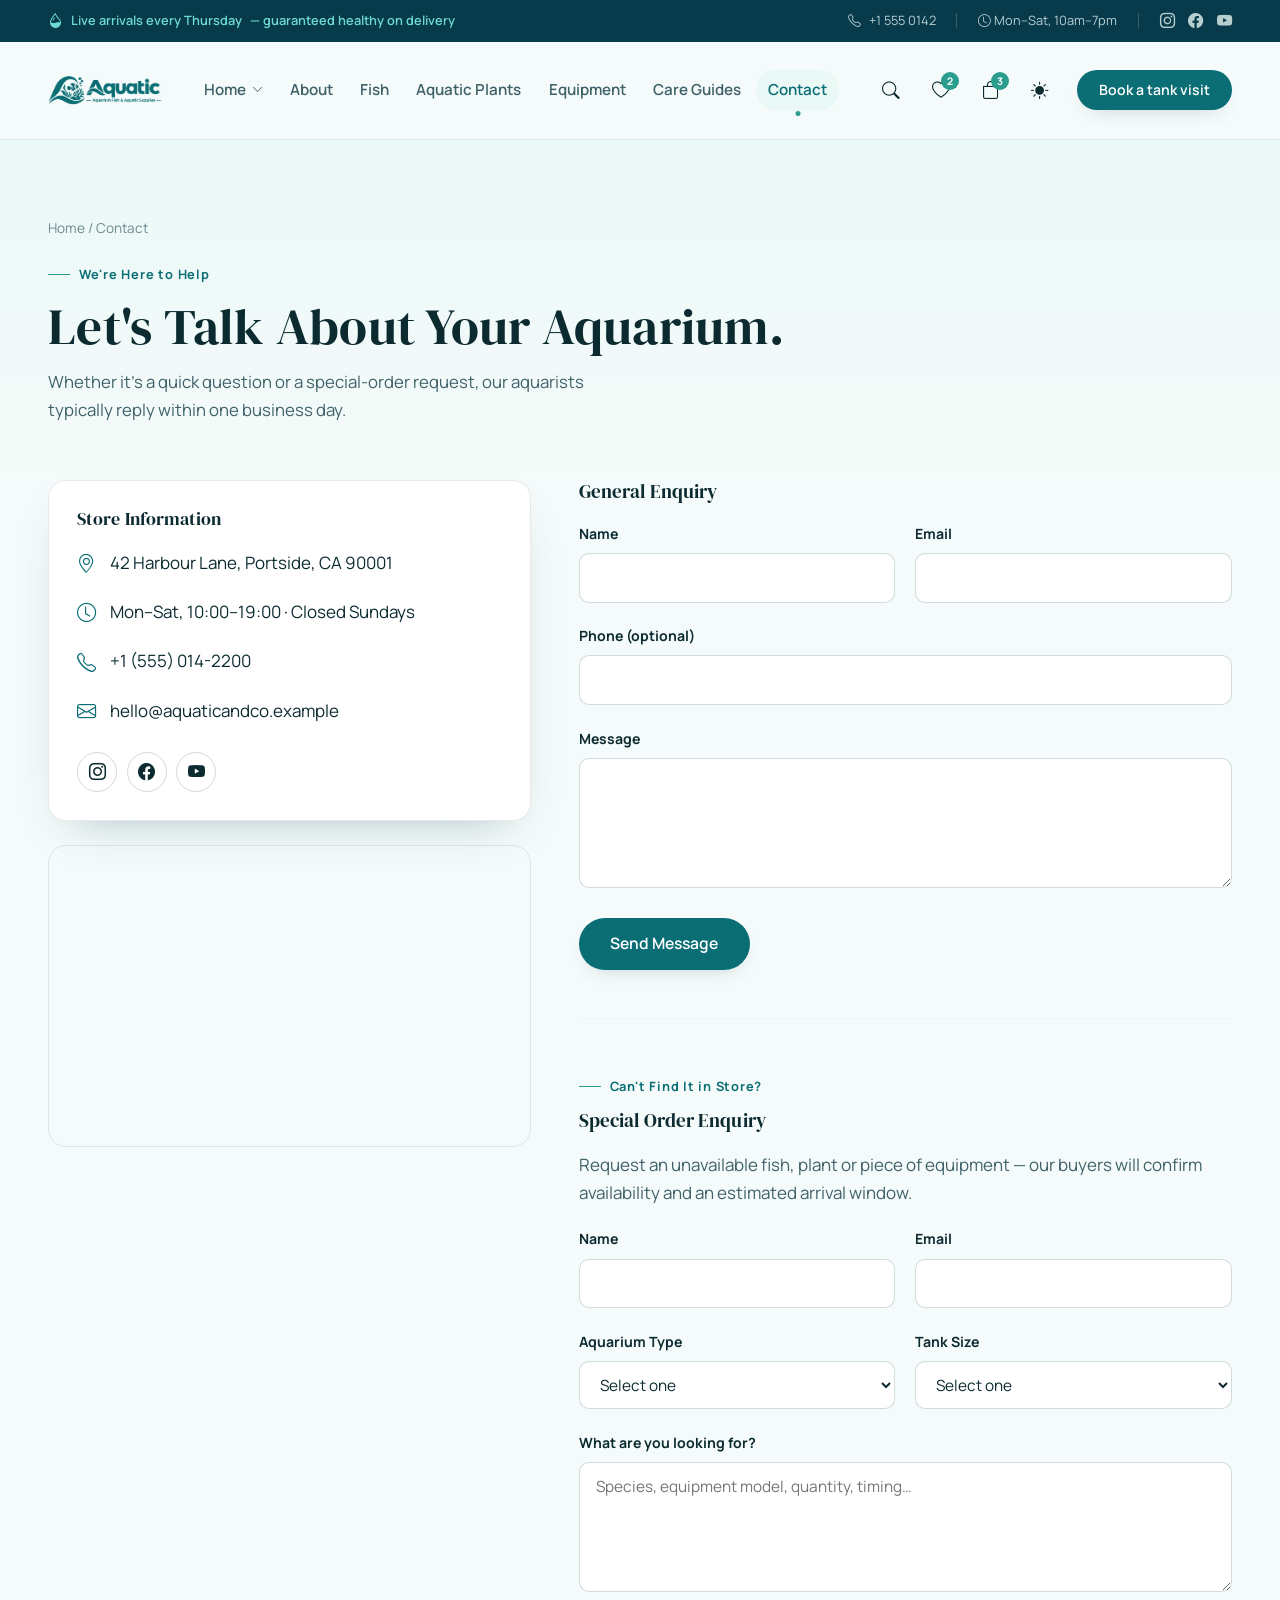
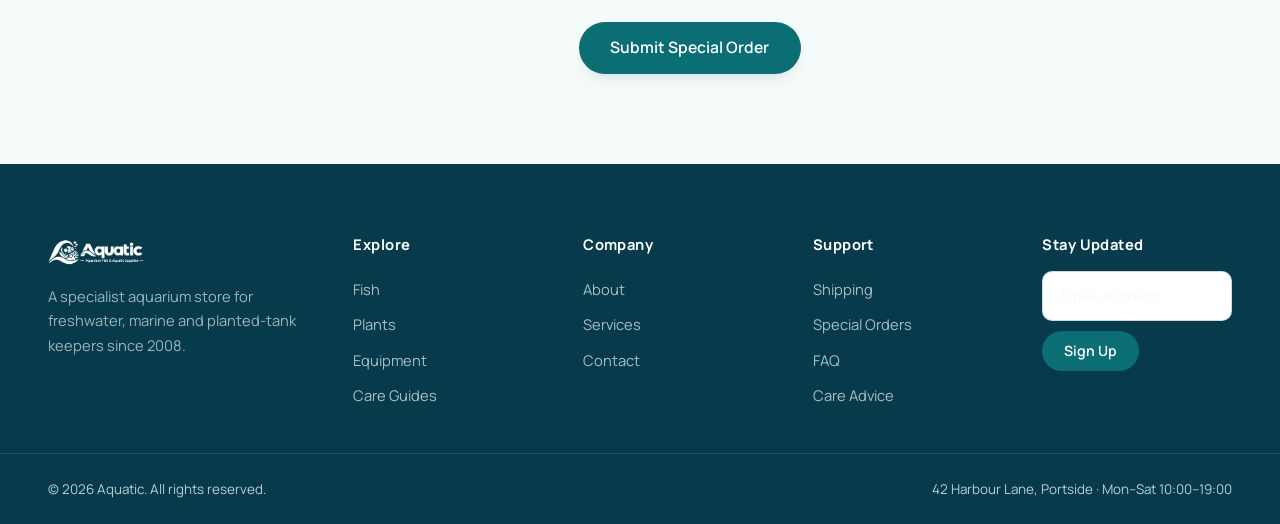
<file: pages/contact.html>
<!DOCTYPE html>
<html lang="en" dir="ltr">
<head>
<meta charset="UTF-8">
<meta name="viewport" content="width=device-width, initial-scale=1.0">
<title>Contact & Special Orders | Aquatic</title>
<meta name="description" content="Visit our showroom, ask an aquarium specialist a question, or request a special-order fish or piece of equipment.">
<link rel="canonical" href="https://www.aquaticandco.example/pages/contact.html">
<meta property="og:type" content="website">
<meta property="og:title" content="Contact & Special Orders | Aquatic">
<meta property="og:description" content="Visit our showroom or request a special-order fish or piece of equipment.">
<meta property="og:image" content="https://commons.wikimedia.org/wiki/Special:FilePath/125L_planted_tank.jpg">

<link rel="preconnect" href="https://fonts.googleapis.com">
<link href="https://fonts.googleapis.com/css2?family=DM+Serif+Display&family=Manrope:wght@400;500;600;700;800&display=swap" rel="stylesheet">
<link href="https://cdn.jsdelivr.net/npm/bootstrap@5.3.3/dist/css/bootstrap.min.css" rel="stylesheet">
<link rel="stylesheet" href="https://cdn.jsdelivr.net/npm/bootstrap-icons@1.11.3/font/bootstrap-icons.css">
<link rel="stylesheet" href="../assets/css/style.css">
<link rel="stylesheet" href="../assets/css/dark-mode.css">
<link rel="shortcut icon" href="../assets/images/icon.png" type="image/x-icon">

<script type="application/ld+json">
{
  "@context": "https://schema.org",
  "@type": "LocalBusiness",
  "name": "Aquatic",
  "telephone": "+1-555-0142",
  "email": "hello@aquaticandco.example",
  "address": {"@type":"PostalAddress","streetAddress":"42 Harbour Lane","addressLocality":"Portside","addressRegion":"CA","postalCode":"90001"},
  "openingHours": "Mo-Sa 10:00-19:00"
}
</script>
</head>
<body>
<a class="skip-link" href="#main">Skip to content</a>
<!-- ============ TOP BAR ============ -->
<div class="topbar">
  <div class="container-wide topbar-inner">
    <span class="topbar-note"><i class="bi bi-droplet-half"></i> Live arrivals every Thursday<span class="topbar-note-long"> &mdash; guaranteed healthy on delivery</span></span>
    <div class="topbar-links">
      <a href="tel:+15550142"><i class="bi bi-telephone"></i> +1 555 0142</a>
      <span class="topbar-sep"></span>
      <span class="topbar-hours"><i class="bi bi-clock"></i> Mon&ndash;Sat, 10am&ndash;7pm</span>
      <span class="topbar-sep"></span>
      <span class="topbar-social">
        <a href="#" aria-label="Instagram"><i class="bi bi-instagram"></i></a>
        <a href="#" aria-label="Facebook"><i class="bi bi-facebook"></i></a>
        <a href="#" aria-label="YouTube"><i class="bi bi-youtube"></i></a>
      </span>
    </div>
  </div>
</div>

<!-- ============ HEADER ============ -->
<header class="site-header">
  <div class="container-wide header-inner">
    <a href="../index.html" class="brand"><img src="../assets/images/logo.png" alt="Aquatic" class="brand-logo"></a>

    <nav class="main-nav" aria-label="Primary">
      <div class="nav-item has-dropdown">
        <button type="button" class="nav-link" data-dropdown-toggle aria-expanded="false" aria-haspopup="true">
          Home <i class="bi bi-chevron-down" aria-hidden="true"></i>
        </button>
        <div class="nav-dropdown">
          <a href="../index.html" class="home-card">
            <span class="home-card-thumb"><img src="../assets/images/banner.jpg" alt="" loading="lazy"></span>
            <span class="home-card-text"><strong>Home Page 1</strong><span>Reef hero with live tank stats</span></span>
          </a>
          <a href="../home-2.html" class="home-card">
            <span class="home-card-thumb"><img src="../assets/images/banner1.jpg" alt="" loading="lazy"></span>
            <span class="home-card-text"><strong>Home Page 2</strong><span>Split layout with featured species</span></span>
          </a>
        </div>
      </div>
      <a href="about.html">About</a>
      <a href="fish.html">Fish</a>
      <a href="plants.html">Aquatic Plants</a>
      <a href="equipment.html">Equipment</a>
      <a href="blog.html">Care Guides</a>
      <a href="contact.html" class="active">Contact</a>
    </nav>

    <div class="header-actions">
      <button class="icon-btn search-toggle" data-search-toggle aria-label="Search" aria-expanded="false" aria-controls="headerSearch"><i class="bi bi-search"></i></button>
      <button class="icon-btn" aria-label="Wishlist"><i class="bi bi-heart"></i><span class="icon-badge">2</span></button>
      <button class="icon-btn" aria-label="Shopping bag"><i class="bi bi-bag"></i><span class="icon-badge">3</span></button>
      <button class="icon-btn theme-toggle" data-theme-toggle aria-label="Toggle dark mode">
        <i class="bi bi-sun-fill" aria-hidden="true"></i>
        <i class="bi bi-moon-stars-fill" aria-hidden="true"></i>
      </button>
      <a href="contact.html" class="btn btn-primary btn-sm header-cta">Book a tank visit</a>
      <button class="icon-btn menu-btn" data-menu-open aria-label="Open menu" aria-expanded="false" aria-controls="mobileNav">
        <i class="bi bi-list" style="font-size:1.5rem"></i>
      </button>
    </div>
  </div>

  <div class="header-search" id="headerSearch" data-search-panel>
    <div class="header-search-inner">
      <div class="container-wide">
        <form role="search" onsubmit="return false;">
          <input type="search" name="q" placeholder="Search fish, plants, tanks or filters" aria-label="Search the store">
          <button type="submit" class="btn btn-primary">Search</button>
        </form>
      </div>
    </div>
  </div>
</header>

<nav class="mobile-nav" id="mobileNav" aria-label="Mobile">
  <div class="mobile-nav-top">
    <span class="brand"><img src="../assets/images/logo.png" alt="Aquatic" class="brand-logo"></span>
    <button class="icon-btn" data-menu-close aria-label="Close menu"><i class="bi bi-x-lg"></i></button>
  </div>

  <button type="button" class="m-sub-toggle" data-sub-toggle aria-expanded="false">
    Home <i class="bi bi-chevron-down" aria-hidden="true"></i>
  </button>
  <div class="mobile-sub">
    <div>
      <a href="../index.html" class="">Home Page 1</a>
      <a href="../home-2.html" class="">Home Page 2</a>
    </div>
  </div>

  <a href="about.html">About</a>
  <a href="fish.html">Fish</a>
  <a href="plants.html">Aquatic Plants</a>
  <a href="equipment.html">Equipment</a>
  <a href="blog.html">Care Guides</a>
  <a href="contact.html">Contact</a>

  <div class="mobile-actions">
    <a href="contact.html" class="btn btn-primary btn-sm">Book a tank visit</a>
    <a href="tel:+15550142" class="btn btn-outline btn-sm">Call the store</a>
  </div>
</nav>

<main id="main">
  <section class="page-hero">
    <div class="container-wide">
      <div class="crumbs"><a href="../index.html">Home</a> / Contact</div>
      <span class="eyebrow">We're Here to Help</span>
      <h1 class="font-display" style="font-size:var(--fs-h1); margin-top:.75rem;">Let's Talk About Your Aquarium.</h1>
      <p style="margin-top:.75rem; max-width:560px; font-size:1.05rem;">Whether it's a quick question or a special-order request, our aquarists typically reply within one business day.</p>
    </div>
  </section>

  <section class="section" style="padding-top:0">
    <div class="container-wide contact-grid">

      <div class="contact-sidebar">
        <div class="glass-panel" style="padding:1.75rem; background:var(--surface-1); border-color:var(--border-soft);">
          <h3 style="font-size:1.1rem; margin-bottom:1.25rem;">Store Information</h3>
          <div style="display:flex; gap:.9rem; margin-bottom:1.1rem;"><i class="bi bi-geo-alt" style="color:var(--clr-primary); font-size:1.2rem;"></i><span>42 Harbour Lane, Portside, CA 90001</span></div>
          <div style="display:flex; gap:.9rem; margin-bottom:1.1rem;"><i class="bi bi-clock" style="color:var(--clr-primary); font-size:1.2rem;"></i><span>Mon–Sat, 10:00–19:00 · Closed Sundays</span></div>
          <div style="display:flex; gap:.9rem; margin-bottom:1.1rem;"><i class="bi bi-telephone" style="color:var(--clr-primary); font-size:1.2rem;"></i><span>+1 (555) 014-2200</span></div>
          <div style="display:flex; gap:.9rem;"><i class="bi bi-envelope" style="color:var(--clr-primary); font-size:1.2rem;"></i><span>hello@aquaticandco.example</span></div>
          <div class="footer-social" style="margin-top:1.5rem;">
            <a href="#" aria-label="Instagram" style="border-color:var(--border-strong); color:var(--text-primary);"><i class="bi bi-instagram"></i></a>
            <a href="#" aria-label="Facebook" style="border-color:var(--border-strong); color:var(--text-primary);"><i class="bi bi-facebook"></i></a>
                      <a href="#" aria-label="YouTube" style="border-color:var(--border-strong); color:var(--text-primary);"><i class="bi bi-youtube"></i></a>
          </div>
        </div>
        <div class="map-embed" style="margin-top:1.5rem; aspect-ratio:16/10; border-radius:var(--radius-md); overflow:hidden; border:1px solid var(--border-soft);">
          <iframe src="https://www.google.com/maps/embed?pb=!1m16!1m12!1m3!1d6511972.001073155!2d-124.59777351102802!3d37.16045450929315!2m3!1f0!2f0!3f0!3m2!1i1024!2i768!4f13.1!2m1!1s%2042%20Harbour%20Lane%2C%20Portside%2C%20CA%2090001!5e0!3m2!1sen!2sin!4v1789462465226!5m2!1sen!2sin" style="border:0; width:100%; height:100%; display:block;" allowfullscreen="" loading="lazy" referrerpolicy="strict-origin-when-cross-origin" title="Map to Aquatic store"></iframe>
        </div>
      </div>

      <div>
        <!-- GENERAL CONTACT FORM -->
        <div class="form-success" role="status"><i class="bi bi-check-circle-fill"></i> Thanks — your message has been sent. We'll be in touch within one business day.</div>
        <h3 style="font-size:1.2rem; margin-bottom:1.25rem;">General Enquiry</h3>
        <!-- TODO: point action at your Formspree endpoint, e.g. https://formspree.io/f/yourFormId -->
        <form data-validate novalidate action="https://formspree.io/f/yourFormId" method="POST">
          <div class="form-grid-2">
            <div class="form-field">
              <label for="name">Name</label>
              <input type="text" id="name" name="name" required>
              <span class="error-msg">Please enter your name.</span>
            </div>
            <div class="form-field">
              <label for="email">Email</label>
              <input type="email" id="email" name="email" required>
              <span class="error-msg">Please enter a valid email.</span>
            </div>
          </div>
          <div class="form-field">
            <label for="phone">Phone (optional)</label>
            <input type="tel" id="phone" name="phone">
          </div>
          <div class="form-field">
            <label for="message">Message</label>
            <textarea id="message" name="message" required></textarea>
            <span class="error-msg">Let us know how we can help.</span>
          </div>
          <button type="submit" class="btn btn-primary">Send Message</button>
        </form>

        <hr style="margin:3rem 0; border-color:var(--border-soft);">

        <!-- SPECIAL ORDER ENQUIRY FORM -->
        <div id="special-order">
          <span class="eyebrow">Can't Find It in Store?</span>
          <h3 style="font-size:1.2rem; margin:.75rem 0 1.25rem;">Special Order Enquiry</h3>
          <p style="margin-bottom:1.25rem;">Request an unavailable fish, plant or piece of equipment — our buyers will confirm availability and an estimated arrival window.</p>
          <!-- TODO: point action at your Formspree/Netlify endpoint -->
          <form data-validate novalidate action="https://formspree.io/f/yourFormId" method="POST">
            <div class="form-grid-2">
              <div class="form-field">
                <label for="so-name">Name</label>
                <input type="text" id="so-name" name="name" required>
                <span class="error-msg">Please enter your name.</span>
              </div>
              <div class="form-field">
                <label for="so-email">Email</label>
                <input type="email" id="so-email" name="email" required>
                <span class="error-msg">Please enter a valid email.</span>
              </div>
            </div>
            <div class="form-grid-2">
              <div class="form-field">
                <label for="aquarium-type">Aquarium Type</label>
                <select id="aquarium-type" name="aquarium_type" required>
                  <option value="">Select one</option>
                  <option>Freshwater</option>
                  <option>Marine</option>
                  <option>Brackish</option>
                  <option>Planted</option>
                </select>
                <span class="error-msg">Please select an aquarium type.</span>
              </div>
              <div class="form-field">
                <label for="tank-size">Tank Size</label>
                <select id="tank-size" name="tank_size" required>
                  <option value="">Select one</option>
                  <option>Nano (≤10 gal)</option>
                  <option>Small (10–29 gal)</option>
                  <option>Medium (30–74 gal)</option>
                  <option>Large (75+ gal)</option>
                </select>
                <span class="error-msg">Please select a tank size.</span>
              </div>
            </div>
            <div class="form-field">
              <label for="so-message">What are you looking for?</label>
              <textarea id="so-message" name="message" required placeholder="Species, equipment model, quantity, timing…"></textarea>
              <span class="error-msg">Please describe what you'd like to order.</span>
            </div>
            <button type="submit" class="btn btn-primary">Submit Special Order</button>
          </form>
        </div>
      </div>
    </div>
  </section>
</main>

<footer class="site-footer">
  <div class="container-wide footer-top">
    <div class="footer-brand">
      <span class="brand footer-brand-logo"><img src="../assets/images/logo.png" alt="Aquatic" class="brand-logo"></span>
      <p>A specialist aquarium store for freshwater, marine and planted-tank keepers since 2008.</p>
    </div>
    <div><h5>Explore</h5><a href="fish.html">Fish</a><a href="plants.html">Plants</a><a href="equipment.html">Equipment</a><a href="blog.html">Care Guides</a></div>
    <div><h5>Company</h5><a href="about.html">About</a><a href="services.html">Services</a><a href="contact.html">Contact</a></div>
    <div><h5>Support</h5><a href="contact.html">Shipping</a><a href="contact.html#special-order">Special Orders</a><a href="contact.html">FAQ</a><a href="blog.html">Care Advice</a></div>
    <div>
      <h5>Stay Updated</h5>
      <form class="footer-newsletter" data-validate novalidate>
        <div class="form-field" style="flex:1; margin-bottom:0;"><input type="email" placeholder="Email address" required></div>
        <button type="submit" class="btn btn-primary btn-sm">Sign Up</button>
      </form>
    </div>
  </div>
  <div class="container-wide footer-bottom">
    <span>&copy; 2026 Aquatic. All rights reserved.</span>
    <span>42 Harbour Lane, Portside · Mon–Sat 10:00–19:00</span>
  </div>
</footer>

<script src="../assets/js/main.js"></script>
</body>
</html>
</file>
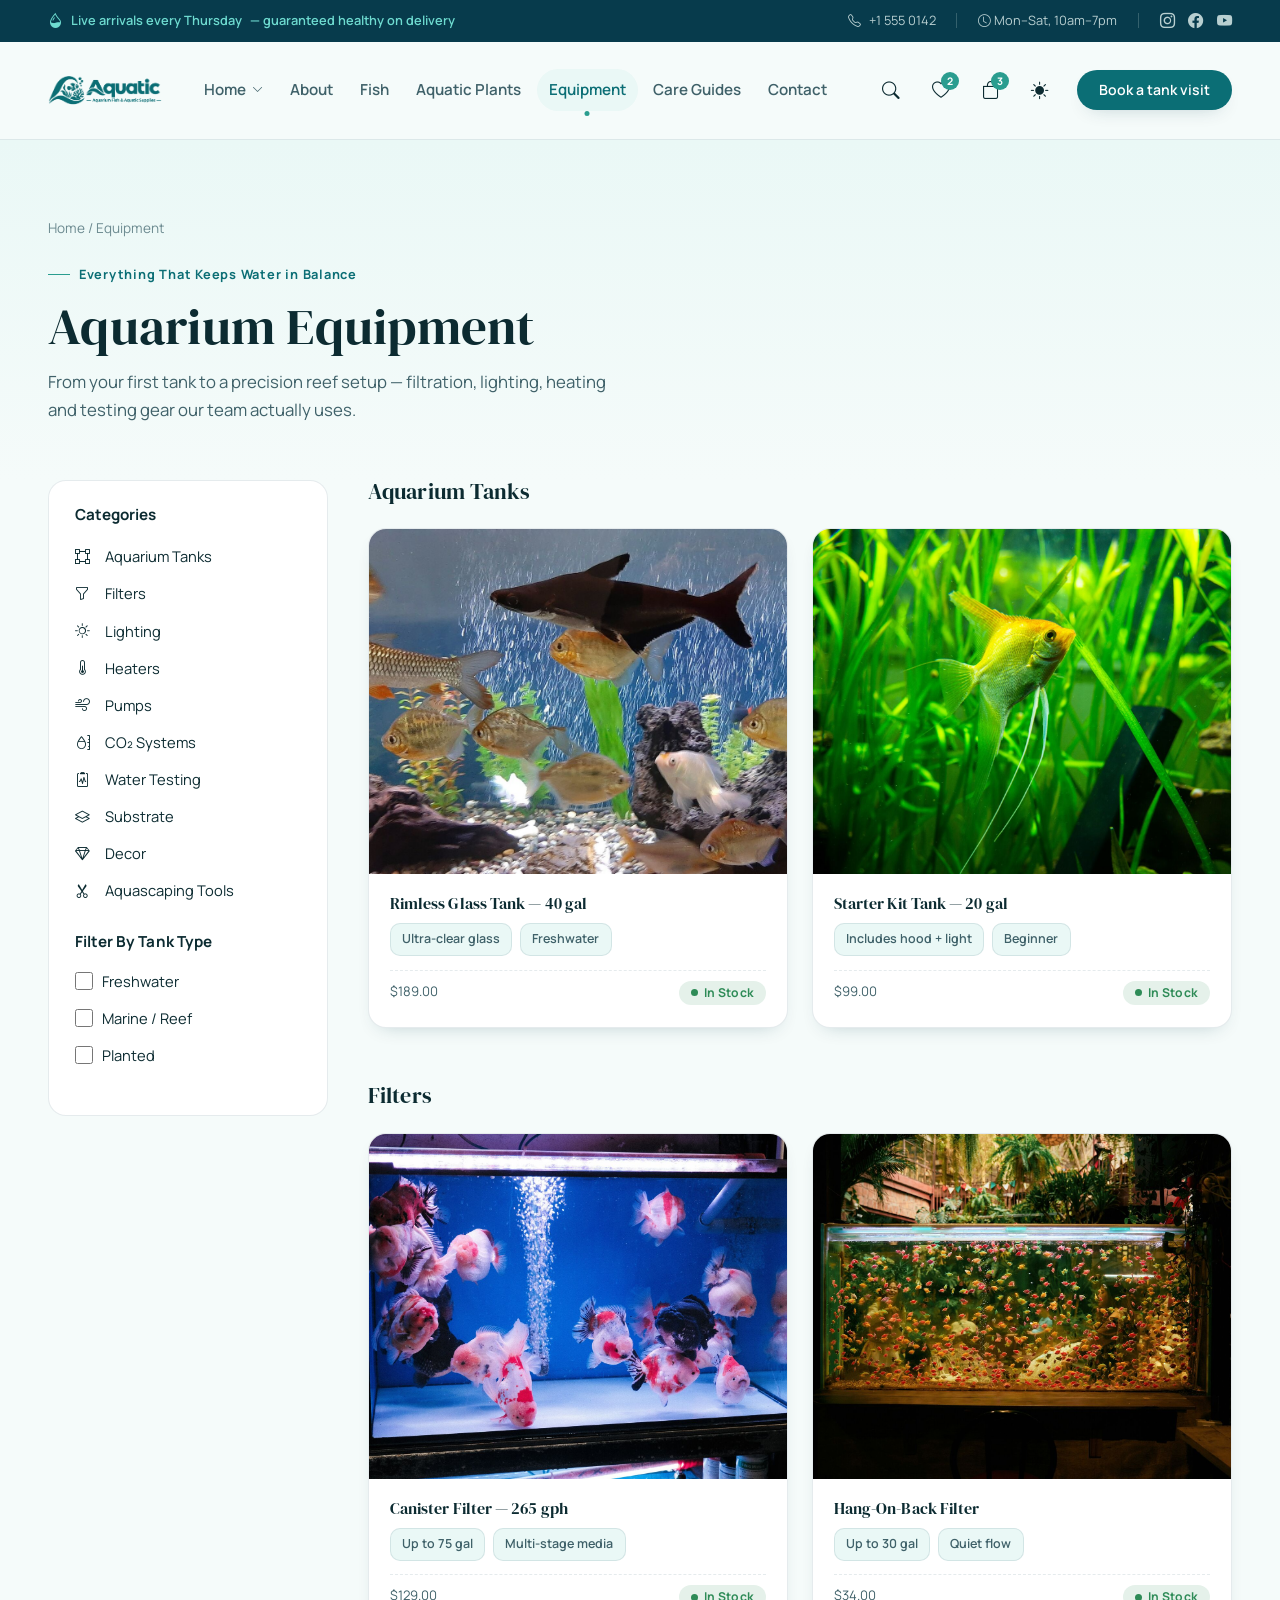
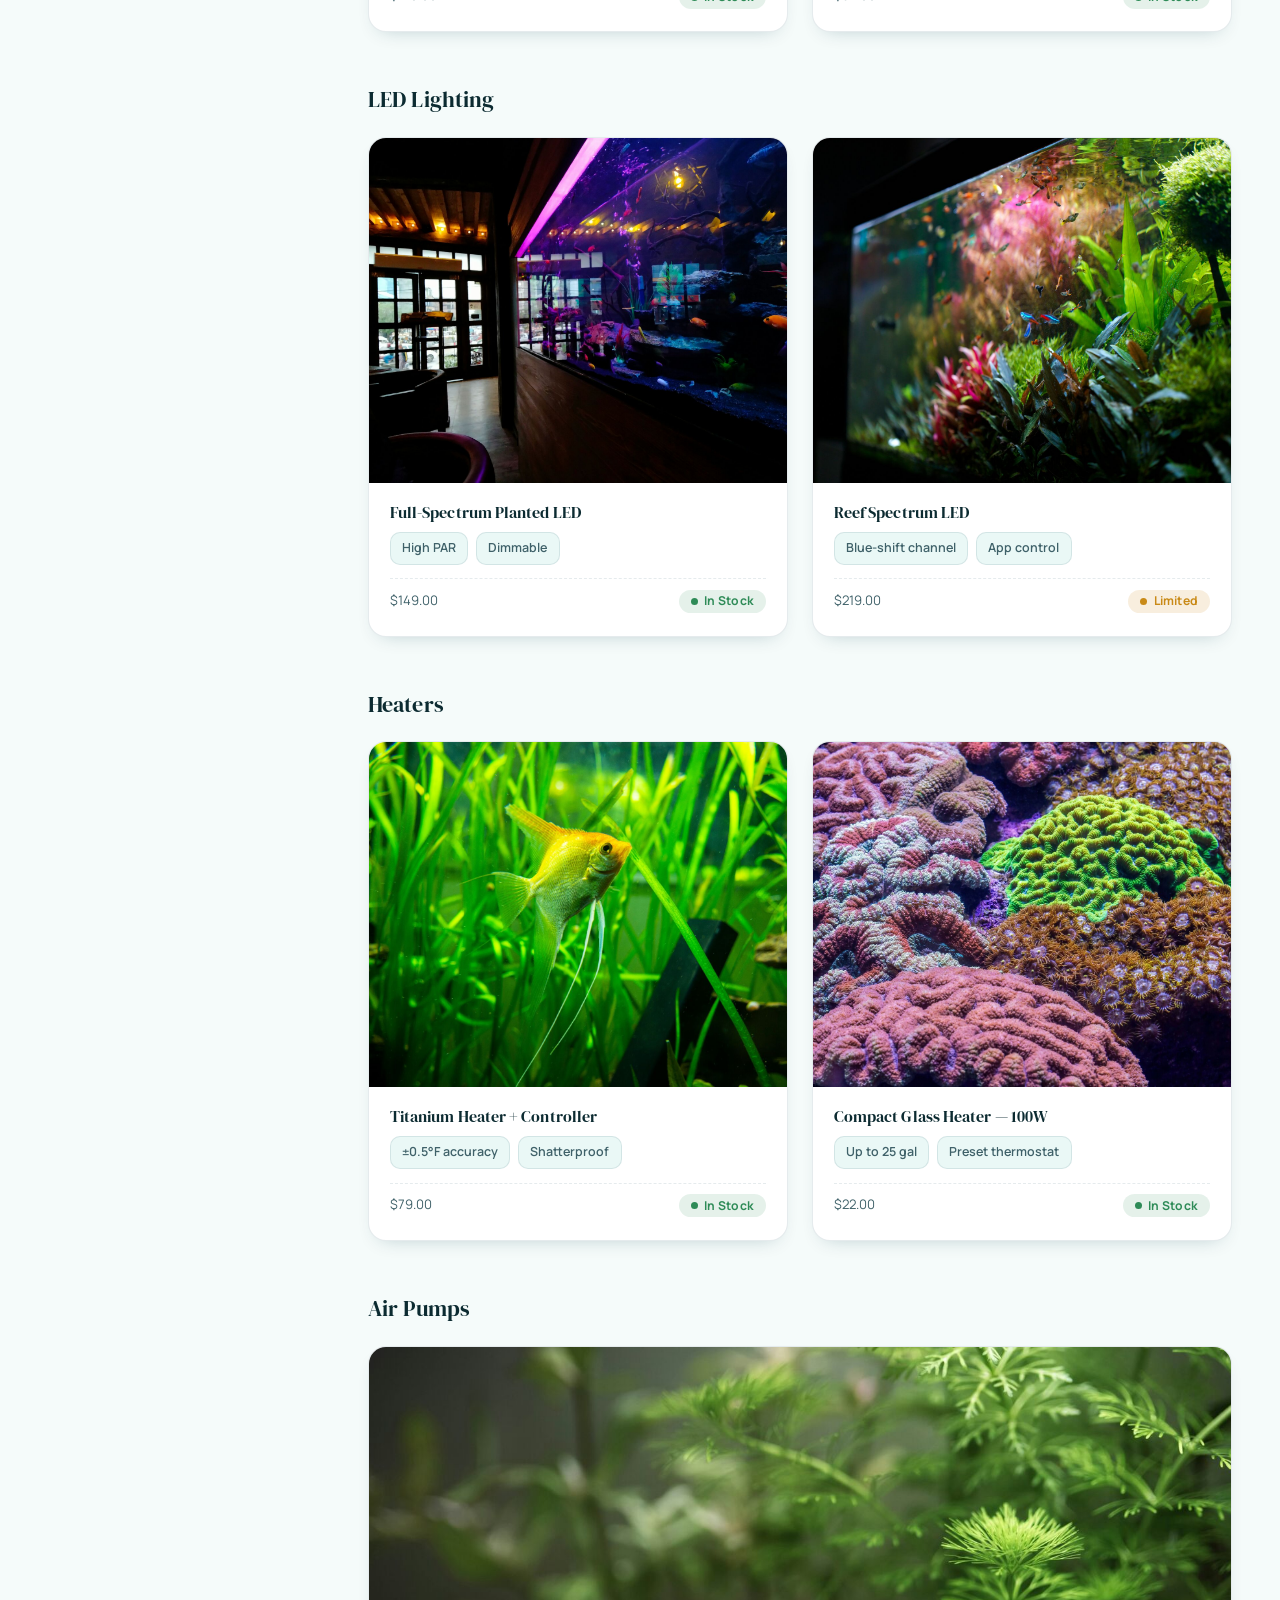
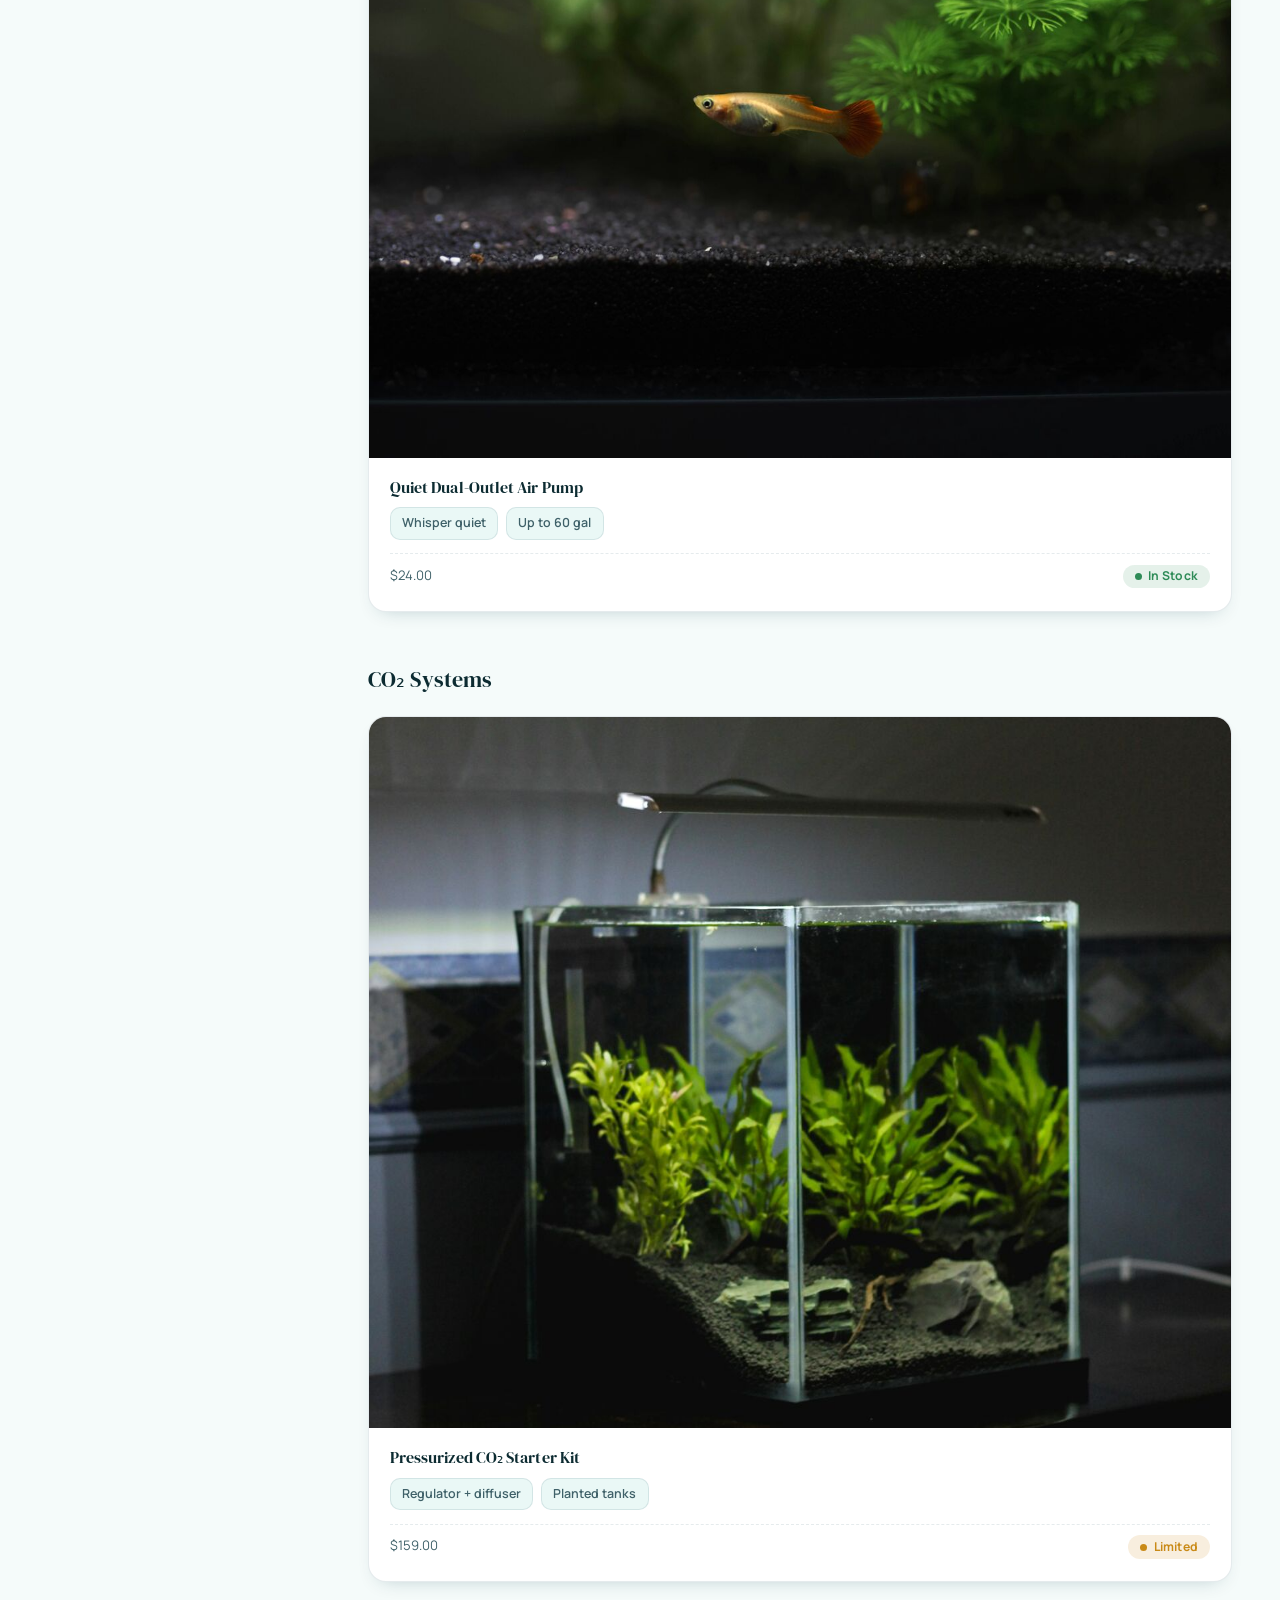
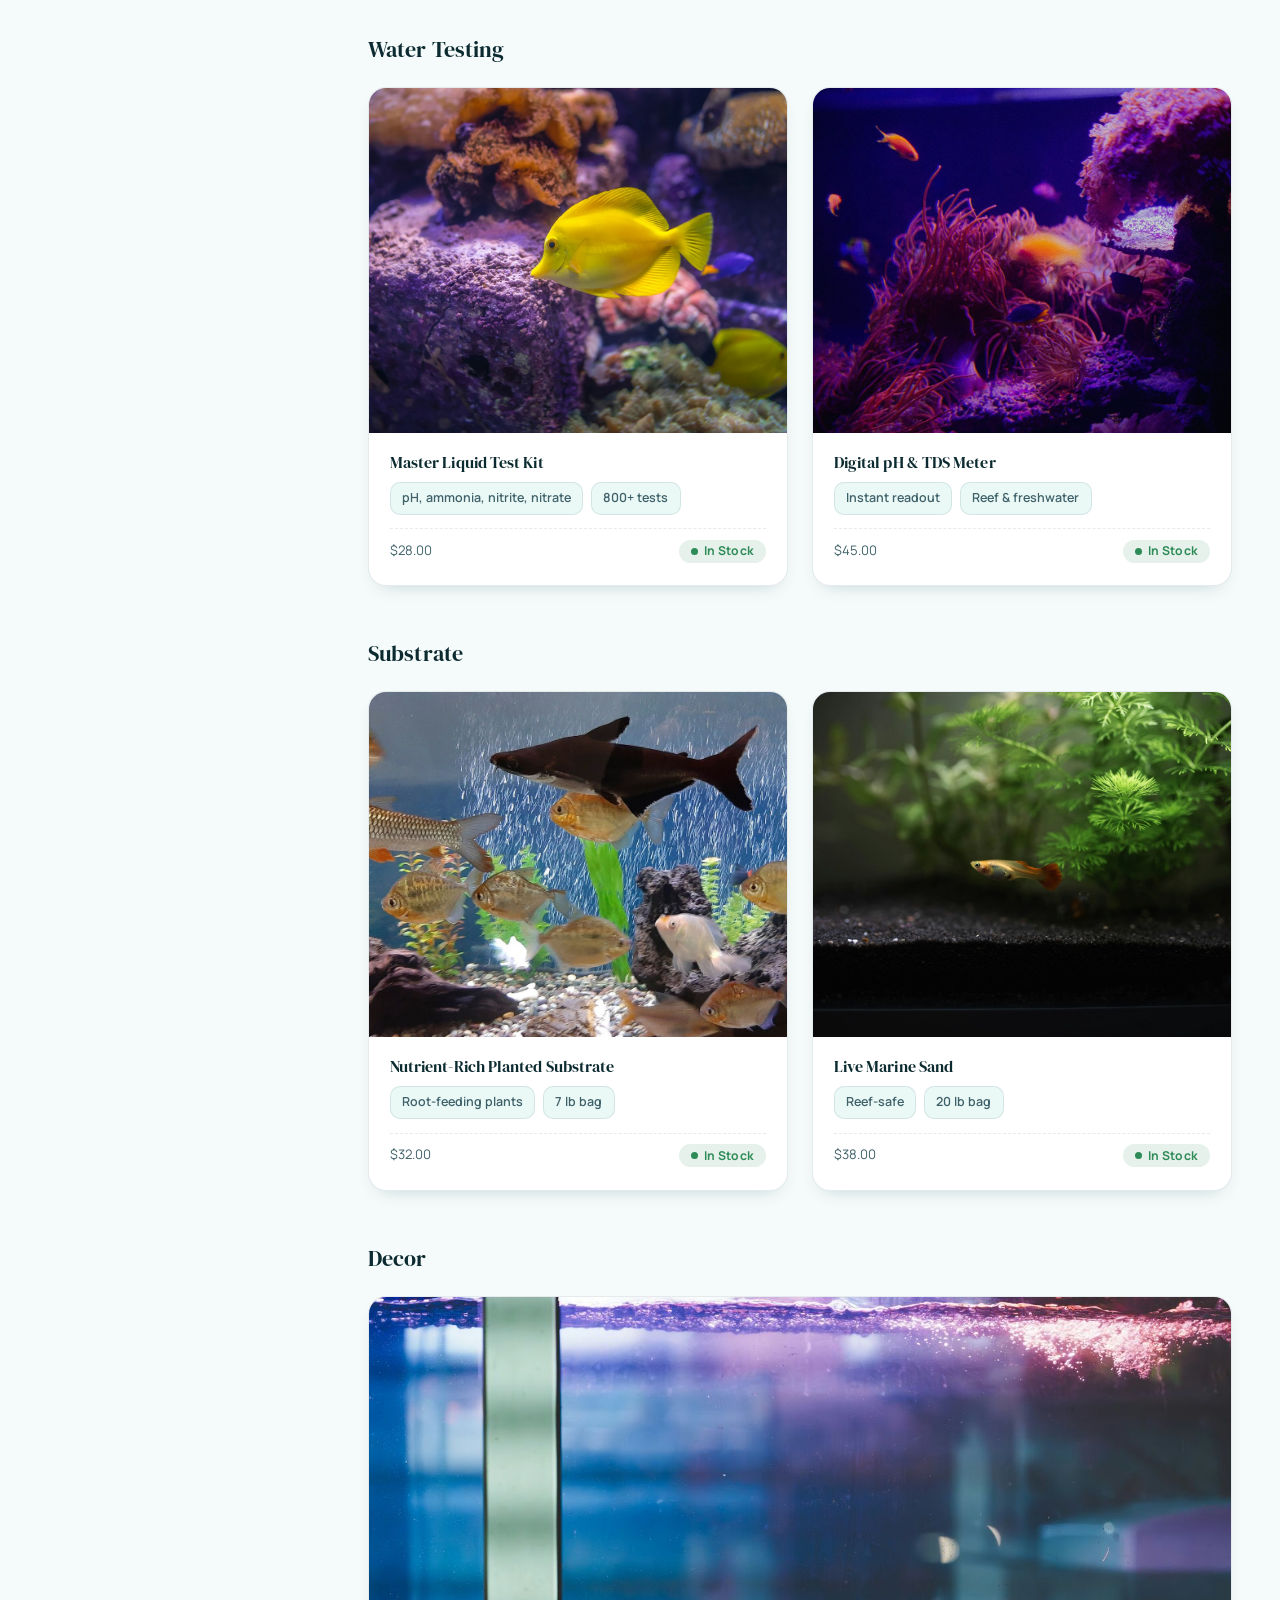
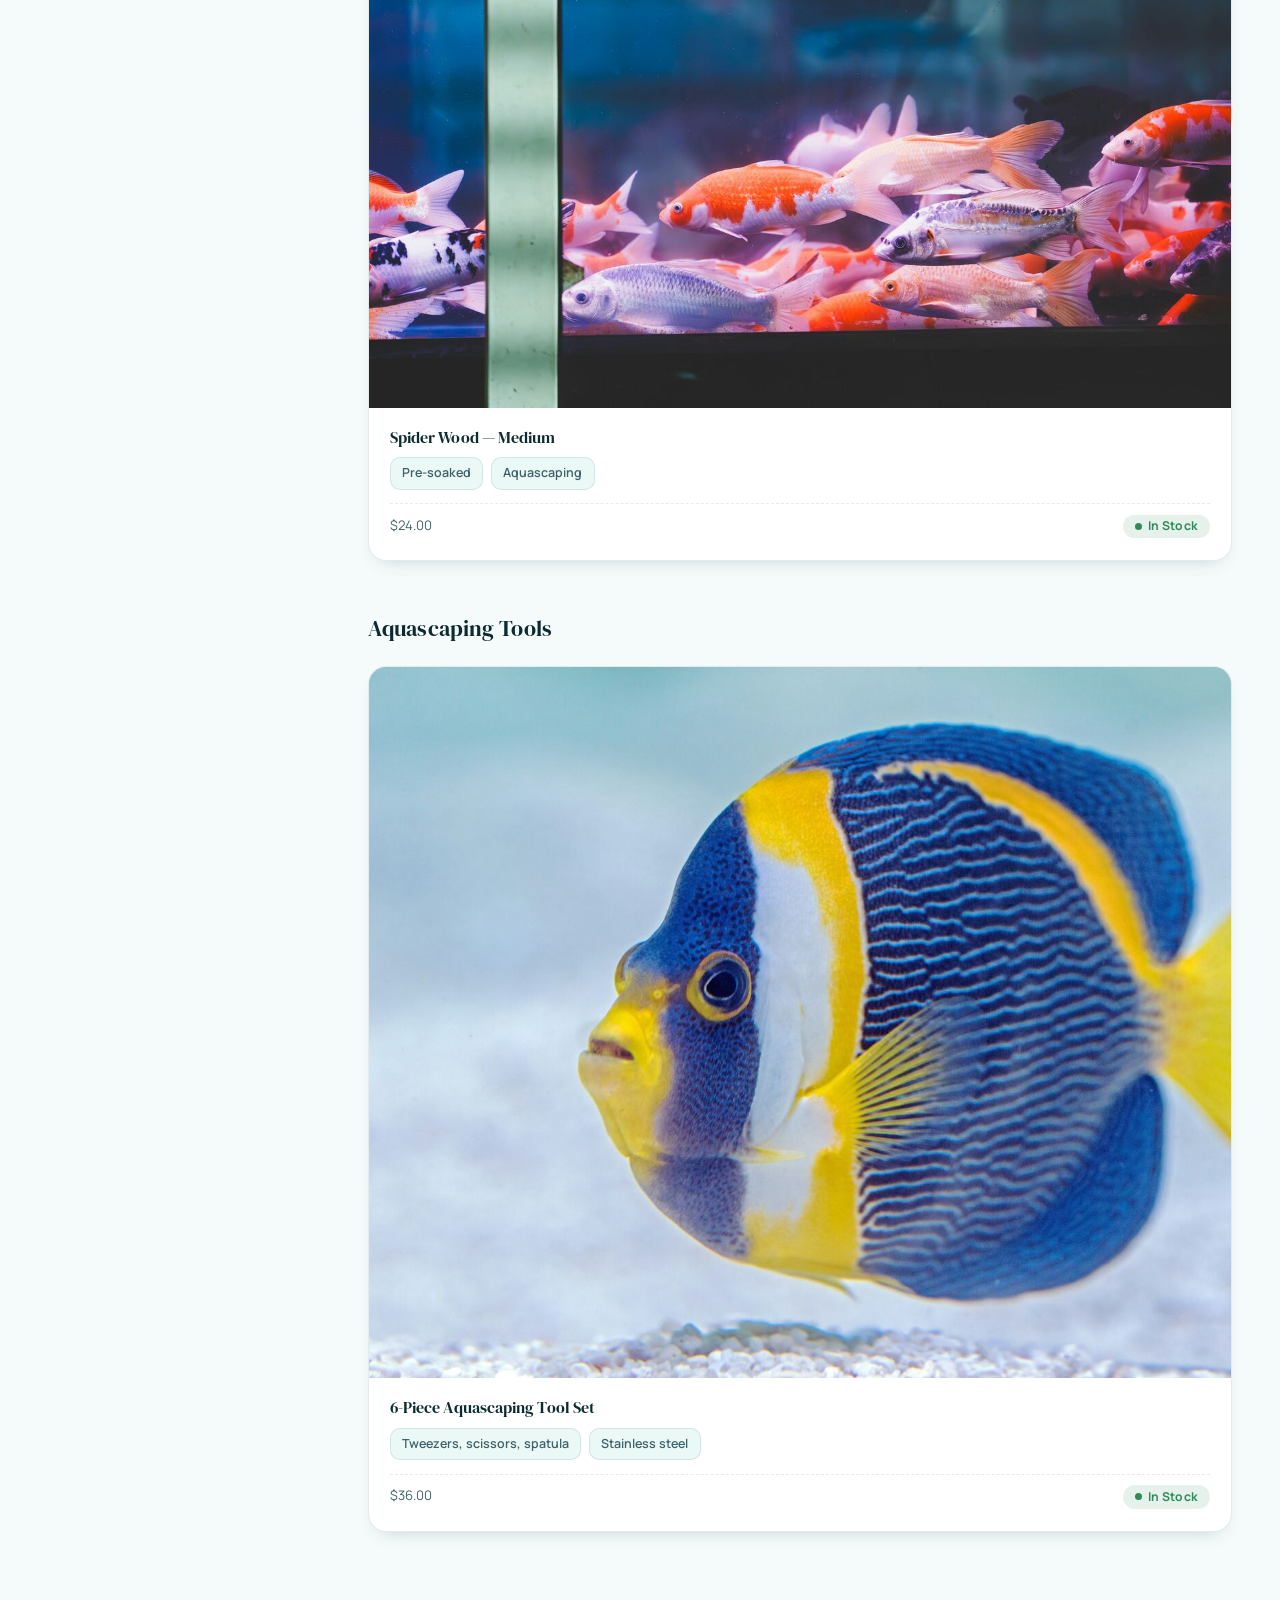
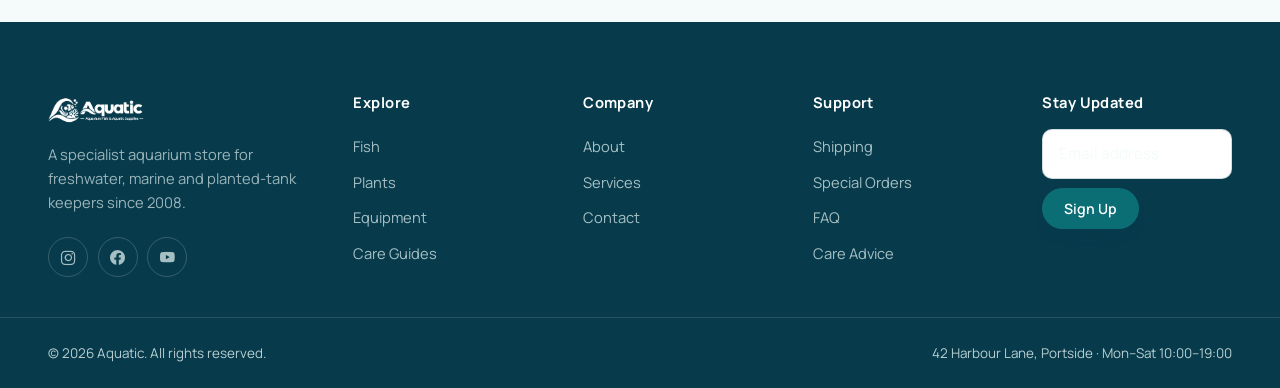
<file: pages/equipment.html>
<!DOCTYPE html>
<html lang="en" dir="ltr">
<head>
<meta charset="UTF-8">
<meta name="viewport" content="width=device-width, initial-scale=1.0">
<title>Aquarium Equipment | Aquatic</title>
<meta name="description" content="Tanks, filters, LED lighting, heaters, pumps, CO2 systems, water testing, substrate, decor and aquascaping tools — compared side by side.">
<link rel="canonical" href="https://www.aquaticandco.example/pages/equipment.html">
<meta property="og:type" content="website">
<meta property="og:title" content="Aquarium Equipment | Aquatic">
<meta property="og:description" content="Tanks, filters, lighting, heaters and more, compared side by side.">
<meta property="og:image" content="https://commons.wikimedia.org/wiki/Special:FilePath/125L_planted_tank.jpg">

<link rel="preconnect" href="https://fonts.googleapis.com">
<link href="https://fonts.googleapis.com/css2?family=DM+Serif+Display&family=Manrope:wght@400;500;600;700;800&display=swap" rel="stylesheet">
<link href="https://cdn.jsdelivr.net/npm/bootstrap@5.3.3/dist/css/bootstrap.min.css" rel="stylesheet">
<link rel="stylesheet" href="https://cdn.jsdelivr.net/npm/bootstrap-icons@1.11.3/font/bootstrap-icons.css">
<link rel="stylesheet" href="../assets/css/style.css">
<link rel="stylesheet" href="../assets/css/dark-mode.css">
<link rel="shortcut icon" href="../assets/images/icon.png" type="image/x-icon">

<script type="application/ld+json">
{
  "@context": "https://schema.org",
  "@type": "ItemList",
  "name": "Aquarium Equipment",
  "itemListElement": [
    {"@type":"Product","name":"Rimless Aquarium Tank"},
    {"@type":"Product","name":"Canister Filter"},
    {"@type":"Product","name":"Full-Spectrum LED Light"}
  ]
}
</script>
</head>
<body>

<!-- ============ TOP BAR ============ -->
<div class="topbar">
  <div class="container-wide topbar-inner">
    <span class="topbar-note"><i class="bi bi-droplet-half"></i> Live arrivals every Thursday<span class="topbar-note-long"> &mdash; guaranteed healthy on delivery</span></span>
    <div class="topbar-links">
      <a href="tel:+15550142"><i class="bi bi-telephone"></i> +1 555 0142</a>
      <span class="topbar-sep"></span>
      <span class="topbar-hours"><i class="bi bi-clock"></i> Mon&ndash;Sat, 10am&ndash;7pm</span>
      <span class="topbar-sep"></span>
      <span class="topbar-social">
        <a href="#" aria-label="Instagram"><i class="bi bi-instagram"></i></a>
        <a href="#" aria-label="Facebook"><i class="bi bi-facebook"></i></a>
        <a href="#" aria-label="YouTube"><i class="bi bi-youtube"></i></a>
      </span>
    </div>
  </div>
</div>

<!-- ============ HEADER ============ -->
<header class="site-header">
  <div class="container-wide header-inner">
    <a href="../index.html" class="brand"><img src="../assets/images/logo.png" alt="Aquatic" class="brand-logo"></a>

    <nav class="main-nav" aria-label="Primary">
      <div class="nav-item has-dropdown">
        <button type="button" class="nav-link" data-dropdown-toggle aria-expanded="false" aria-haspopup="true">
          Home <i class="bi bi-chevron-down" aria-hidden="true"></i>
        </button>
        <div class="nav-dropdown">
          <a href="../index.html" class="home-card">
            <span class="home-card-thumb"><img src="../assets/images/banner.jpg" alt="" loading="lazy"></span>
            <span class="home-card-text"><strong>Home Page 1</strong><span>Reef hero with live tank stats</span></span>
          </a>
          <a href="../home-2.html" class="home-card">
            <span class="home-card-thumb"><img src="../assets/images/banner1.jpg" alt="" loading="lazy"></span>
            <span class="home-card-text"><strong>Home Page 2</strong><span>Split layout with featured species</span></span>
          </a>
        </div>
      </div>
      <a href="about.html">About</a>
      <a href="fish.html">Fish</a>
      <a href="plants.html">Aquatic Plants</a>
      <a href="equipment.html" class="active">Equipment</a>
      <a href="blog.html">Care Guides</a>
      <a href="contact.html">Contact</a>
    </nav>

    <div class="header-actions">
      <button class="icon-btn search-toggle" data-search-toggle aria-label="Search" aria-expanded="false" aria-controls="headerSearch"><i class="bi bi-search"></i></button>
      <button class="icon-btn" aria-label="Wishlist"><i class="bi bi-heart"></i><span class="icon-badge">2</span></button>
      <button class="icon-btn" aria-label="Shopping bag"><i class="bi bi-bag"></i><span class="icon-badge">3</span></button>
      <button class="icon-btn theme-toggle" data-theme-toggle aria-label="Toggle dark mode">
        <i class="bi bi-sun-fill" aria-hidden="true"></i>
        <i class="bi bi-moon-stars-fill" aria-hidden="true"></i>
      </button>
      <a href="contact.html" class="btn btn-primary btn-sm header-cta">Book a tank visit</a>
      <button class="icon-btn menu-btn" data-menu-open aria-label="Open menu" aria-expanded="false" aria-controls="mobileNav">
        <i class="bi bi-list" style="font-size:1.5rem"></i>
      </button>
    </div>
  </div>

  <div class="header-search" id="headerSearch" data-search-panel>
    <div class="header-search-inner">
      <div class="container-wide">
        <form role="search" onsubmit="return false;">
          <input type="search" name="q" placeholder="Search fish, plants, tanks or filters" aria-label="Search the store">
          <button type="submit" class="btn btn-primary">Search</button>
        </form>
      </div>
    </div>
  </div>
</header>

<nav class="mobile-nav" id="mobileNav" aria-label="Mobile">
  <div class="mobile-nav-top">
    <span class="brand"><img src="../assets/images/logo.png" alt="Aquatic" class="brand-logo"></span>
    <button class="icon-btn" data-menu-close aria-label="Close menu"><i class="bi bi-x-lg"></i></button>
  </div>

  <button type="button" class="m-sub-toggle" data-sub-toggle aria-expanded="false">
    Home <i class="bi bi-chevron-down" aria-hidden="true"></i>
  </button>
  <div class="mobile-sub">
    <div>
      <a href="../index.html" class="">Home Page 1</a>
      <a href="../home-2.html" class="">Home Page 2</a>
    </div>
  </div>

  <a href="about.html">About</a>
  <a href="fish.html">Fish</a>
  <a href="plants.html">Aquatic Plants</a>
  <a href="equipment.html">Equipment</a>
  <a href="blog.html">Care Guides</a>
  <a href="contact.html">Contact</a>

  <div class="mobile-actions">
    <a href="contact.html" class="btn btn-primary btn-sm">Book a tank visit</a>
    <a href="tel:+15550142" class="btn btn-outline btn-sm">Call the store</a>
  </div>
</nav>

<main id="main">
  <section class="page-hero">
    <div class="container-wide">
      <div class="crumbs"><a href="../index.html">Home</a> / Equipment</div>
      <span class="eyebrow">Everything That Keeps Water in Balance</span>
      <h1 class="font-display" style="font-size:var(--fs-h1); margin-top:.75rem;">Aquarium Equipment</h1>
      <p style="margin-top:.75rem; max-width:560px; font-size:1.05rem;">From your first tank to a precision reef setup — filtration, lighting, heating and testing gear our team actually uses.</p>
    </div>
  </section>

  <section class="section" style="padding-top:0">
    <div class="container-wide catalog-layout">

      <!-- CATEGORY NAV -->
      <aside class="filter-panel" aria-label="Equipment categories">
        <h4 style="font-family:var(--font-body); font-weight:700; font-size:.95rem; margin-bottom:.9rem;">Categories</h4>
        <a href="#tanks" class="filter-option" style="cursor:pointer;"><i class="bi bi-bounding-box"></i>&nbsp; Aquarium Tanks</a>
        <a href="#filters" class="filter-option" style="cursor:pointer;"><i class="bi bi-funnel"></i>&nbsp; Filters</a>
        <a href="#lighting" class="filter-option" style="cursor:pointer;"><i class="bi bi-brightness-high"></i>&nbsp; Lighting</a>
        <a href="#heaters" class="filter-option" style="cursor:pointer;"><i class="bi bi-thermometer-half"></i>&nbsp; Heaters</a>
        <a href="#pumps" class="filter-option" style="cursor:pointer;"><i class="bi bi-wind"></i>&nbsp; Pumps</a>
        <a href="#co2" class="filter-option" style="cursor:pointer;"><i class="bi bi-moisture"></i>&nbsp; CO₂ Systems</a>
        <a href="#testing" class="filter-option" style="cursor:pointer;"><i class="bi bi-clipboard2-pulse"></i>&nbsp; Water Testing</a>
        <a href="#substrate" class="filter-option" style="cursor:pointer;"><i class="bi bi-layers"></i>&nbsp; Substrate</a>
        <a href="#decor" class="filter-option" style="cursor:pointer;"><i class="bi bi-gem"></i>&nbsp; Decor</a>
        <a href="#tools" class="filter-option" style="cursor:pointer;"><i class="bi bi-scissors"></i>&nbsp; Aquascaping Tools</a>

        <div class="filter-group" style="margin-top:.5rem;">
          <h4>Filter By Tank Type</h4>
          <label class="filter-option"><input type="checkbox"> Freshwater</label>
          <label class="filter-option"><input type="checkbox"> Marine / Reef</label>
          <label class="filter-option"><input type="checkbox"> Planted</label>
        </div>
      </aside>

      <!-- PRODUCT SECTIONS -->
      <div>

        <div class="catalog-toolbar">
          <h2 id="tanks" style="font-size:1.35rem; scroll-margin-top:6rem;">Aquarium Tanks</h2>
        </div>
        <div class="catalog-grid" style="margin-bottom:3.5rem;">
          <div class="fish-card">
            <div class="media"><img src="../assets/images/tank1.jpg" alt="Rimless glass aquarium tank"></div>
            <div class="body">
              <h3 style="font-size:1.02rem">Rimless Glass Tank — 40 gal</h3>
              <div class="chip-row"><span class="chip">Ultra-clear glass</span><span class="chip">Freshwater </span></div>
              <div class="meta-row"><span>$189.00</span><span class="badge badge-stock badge-dot">In Stock</span></div>
            </div>
          </div>
          <div class="fish-card">
            <div class="media"><img src="../assets/images/tank2.jpg" alt="Framed starter aquarium kit"></div>
            <div class="body">
              <h3 style="font-size:1.02rem">Starter Kit Tank — 20 gal</h3>
              <div class="chip-row"><span class="chip">Includes hood + light</span><span class="chip">Beginner</span></div>
              <div class="meta-row"><span>$99.00</span><span class="badge badge-stock badge-dot">In Stock</span></div>
            </div>
          </div>
        </div>

        <div class="catalog-toolbar">
          <h2 id="filters" style="font-size:1.35rem; scroll-margin-top:6rem;">Filters</h2>
        </div>
        <div class="catalog-grid" style="margin-bottom:3.5rem;">
          <div class="fish-card">
            <div class="media"><img src="../assets/images/filter tank1.jpg" alt="Canister filter unit"></div>
            <div class="body"><h3 style="font-size:1.02rem">Canister Filter — 265 gph</h3><div class="chip-row"><span class="chip">Up to 75 gal</span><span class="chip">Multi-stage media</span></div><div class="meta-row"><span>$129.00</span><span class="badge badge-stock badge-dot">In Stock</span></div></div>
          </div>
          <div class="fish-card">
            <div class="media"><img src="../assets/images/filter tank2.jpg" alt="Hang-on-back filter"></div>
            <div class="body"><h3 style="font-size:1.02rem">Hang-On-Back Filter</h3><div class="chip-row"><span class="chip">Up to 30 gal</span><span class="chip">Quiet flow</span></div><div class="meta-row"><span>$34.00</span><span class="badge badge-stock badge-dot">In Stock</span></div></div>
          </div>
        
        </div>

        <div class="catalog-toolbar">
          <h2 id="lighting" style="font-size:1.35rem; scroll-margin-top:6rem;">LED Lighting</h2>
        </div>
        <div class="catalog-grid" style="margin-bottom:3.5rem;">
          <div class="fish-card">
            <div class="media"><img src="../assets/images/light tank1.jpg" alt="Full spectrum planted-tank LED light"></div>
            <div class="body"><h3 style="font-size:1.02rem">Full-Spectrum Planted LED</h3><div class="chip-row"><span class="chip">High PAR</span><span class="chip">Dimmable</span></div><div class="meta-row"><span>$149.00</span><span class="badge badge-stock badge-dot">In Stock</span></div></div>
          </div>
          <div class="fish-card">
            <div class="media"><img src="../assets/images/light tank2.jpg" alt="Reef spectrum LED light"></div>
            <div class="body"><h3 style="font-size:1.02rem">Reef Spectrum LED</h3><div class="chip-row"><span class="chip">Blue-shift channel</span><span class="chip">App control</span></div><div class="meta-row"><span>$219.00</span><span class="badge badge-limited badge-dot">Limited</span></div></div>
          </div>
          
        </div>

        <div class="catalog-toolbar">
          <h2 id="heaters" style="font-size:1.35rem; scroll-margin-top:6rem;">Heaters</h2>
        </div>
        <div class="catalog-grid" style="margin-bottom:3.5rem;">
          <div class="fish-card">
            <div class="media"><img src="../assets/images/tank2.jpg" alt="Titanium heater with digital controller"></div>
            <div class="body"><h3 style="font-size:1.02rem">Titanium Heater + Controller</h3><div class="chip-row"><span class="chip">±0.5°F accuracy</span><span class="chip">Shatterproof</span></div><div class="meta-row"><span>$79.00</span><span class="badge badge-stock badge-dot">In Stock</span></div></div>
          </div>
          <div class="fish-card">
            <div class="media"><img src="../assets/images/Marine.jpg" alt="Compact glass aquarium heater"></div>
            <div class="body"><h3 style="font-size:1.02rem">Compact Glass Heater — 100W</h3><div class="chip-row"><span class="chip">Up to 25 gal</span><span class="chip">Preset thermostat</span></div><div class="meta-row"><span>$22.00</span><span class="badge badge-stock badge-dot">In Stock</span></div></div>
          </div>
        </div>

        <div class="catalog-toolbar">
          <h2 id="pumps" style="font-size:1.35rem; scroll-margin-top:6rem;">Air Pumps</h2>
        </div>
        <div class="catalog-grid" style="margin-bottom:3.5rem;">
          <div class="fish-card">
            <div class="media"><img src="../assets/images/tank3.jpg" alt="Quiet dual-outlet air pump"></div>
            <div class="body"><h3 style="font-size:1.02rem">Quiet Dual-Outlet Air Pump</h3><div class="chip-row"><span class="chip">Whisper quiet</span><span class="chip">Up to 60 gal</span></div><div class="meta-row"><span>$24.00</span><span class="badge badge-stock badge-dot">In Stock</span></div></div>
          </div>
        </div>

        <div class="catalog-toolbar">
          <h2 id="co2" style="font-size:1.35rem; scroll-margin-top:6rem;">CO₂ Systems</h2>
        </div>
        <div class="catalog-grid" style="margin-bottom:3.5rem;">
          <div class="fish-card">
            <div class="media"><img src="../assets/images/karl-muscat-MznVlNbZ_vY-unsplash.jpg" alt="Pressurized CO2 kit for planted tanks"></div>
            <div class="body"><h3 style="font-size:1.02rem">Pressurized CO₂ Starter Kit</h3><div class="chip-row"><span class="chip">Regulator + diffuser</span><span class="chip">Planted tanks</span></div><div class="meta-row"><span>$159.00</span><span class="badge badge-limited badge-dot">Limited</span></div></div>
          </div>
        </div>

        <div class="catalog-toolbar">
          <h2 id="testing" style="font-size:1.35rem; scroll-margin-top:6rem;">Water Testing</h2>
        </div>
        <div class="catalog-grid" style="margin-bottom:3.5rem;">
          <div class="fish-card">
            <div class="media"><img src="../assets/images/underwater.jpg" alt="Liquid water test kit"></div>
            <div class="body"><h3 style="font-size:1.02rem">Master Liquid Test Kit</h3><div class="chip-row"><span class="chip">pH, ammonia, nitrite, nitrate</span><span class="chip">800+ tests</span></div><div class="meta-row"><span>$28.00</span><span class="badge badge-stock badge-dot">In Stock</span></div></div>
          </div>
          <div class="fish-card">
            <div class="media"><img src="../assets/images/marine2.jpg" alt="Digital water testing meter"></div>
            <div class="body"><h3 style="font-size:1.02rem">Digital pH &amp; TDS Meter</h3><div class="chip-row"><span class="chip">Instant readout</span><span class="chip">Reef &amp; freshwater</span></div><div class="meta-row"><span>$45.00</span><span class="badge badge-stock badge-dot">In Stock</span></div></div>
          </div>
        </div>

        <div class="catalog-toolbar">
          <h2 id="substrate" style="font-size:1.35rem; scroll-margin-top:6rem;">Substrate</h2>
        </div>
        <div class="catalog-grid" style="margin-bottom:3.5rem;">
          <div class="fish-card">
            <div class="media"><img src="../assets/images/tank1.jpg" alt="Nutrient-rich planted tank substrate"></div>
            <div class="body"><h3 style="font-size:1.02rem">Nutrient-Rich Planted Substrate</h3><div class="chip-row"><span class="chip">Root-feeding plants</span><span class="chip">7 lb bag</span></div><div class="meta-row"><span>$32.00</span><span class="badge badge-stock badge-dot">In Stock</span></div></div>
          </div>
          <div class="fish-card">
            <div class="media"><img src="../assets/images/tank3.jpg" alt="Live marine sand substrate"></div>
            <div class="body"><h3 style="font-size:1.02rem">Live Marine Sand</h3><div class="chip-row"><span class="chip">Reef-safe</span><span class="chip">20 lb bag</span></div><div class="meta-row"><span>$38.00</span><span class="badge badge-stock badge-dot">In Stock</span></div></div>
          </div>
        </div>

        <div class="catalog-toolbar">
          <h2 id="decor" style="font-size:1.35rem; scroll-margin-top:6rem;">Decor</h2>
        </div>
        <div class="catalog-grid" style="margin-bottom:3.5rem;">
          <div class="fish-card">
            <div class="media"><img src="../assets/images/fish6.jpg" alt="Natural driftwood piece"></div>
            <div class="body"><h3 style="font-size:1.02rem">Spider Wood — Medium</h3><div class="chip-row"><span class="chip">Pre-soaked</span><span class="chip">Aquascaping</span></div><div class="meta-row"><span>$24.00</span><span class="badge badge-stock badge-dot">In Stock</span></div></div>
          </div>
        </div>

        <div class="catalog-toolbar">
          <h2 id="tools" style="font-size:1.35rem; scroll-margin-top:6rem;">Aquascaping Tools</h2>
        </div>
        <div class="catalog-grid">
          <div class="fish-card">
            <div class="media"><img src="../assets/images/fish8.jpg" alt="Aquascaping tool set with tweezers and scissors"></div>
            <div class="body"><h3 style="font-size:1.02rem">6-Piece Aquascaping Tool Set</h3><div class="chip-row"><span class="chip">Tweezers, scissors, spatula</span><span class="chip">Stainless steel</span></div><div class="meta-row"><span>$36.00</span><span class="badge badge-stock badge-dot">In Stock</span></div></div>
          </div>
        </div>

      </div>
    </div>
  </section>
</main>

<footer class="site-footer">
  <div class="container-wide footer-top">
    <div class="footer-brand">
      <span class="brand footer-brand-logo"><img src="../assets/images/logo.png" alt="Aquatic" class="brand-logo"></span>
      <p>A specialist aquarium store for freshwater, marine and planted-tank keepers since 2008.</p>
      <div class="footer-social">
        <a href="#" aria-label="Instagram"><i class="bi bi-instagram"></i></a>
        <a href="#" aria-label="Facebook"><i class="bi bi-facebook"></i></a>
        <a href="#" aria-label="YouTube"><i class="bi bi-youtube"></i></a>
      </div>
    </div>
    <div><h5>Explore</h5><a href="fish.html">Fish</a><a href="plants.html">Plants</a><a href="equipment.html">Equipment</a><a href="blog.html">Care Guides</a></div>
    <div><h5>Company</h5><a href="about.html">About</a><a href="services.html">Services</a><a href="contact.html">Contact</a></div>
    <div><h5>Support</h5><a href="contact.html">Shipping</a><a href="contact.html#special-order">Special Orders</a><a href="contact.html">FAQ</a><a href="blog.html">Care Advice</a></div>
    <div>
      <h5>Stay Updated</h5>
      <form class="footer-newsletter" data-validate novalidate>
        <div class="form-field" style="flex:1; margin-bottom:0;"><input type="email" placeholder="Email address" required></div>
        <button type="submit" class="btn btn-primary btn-sm">Sign Up</button>
      </form>
    </div>
  </div>
  <div class="container-wide footer-bottom">
    <span>&copy; 2026 Aquatic. All rights reserved.</span>
    <span>42 Harbour Lane, Portside · Mon–Sat 10:00–19:00</span>
  </div>
</footer>

<script src="../assets/js/main.js"></script>
</body>
</html>
</file>
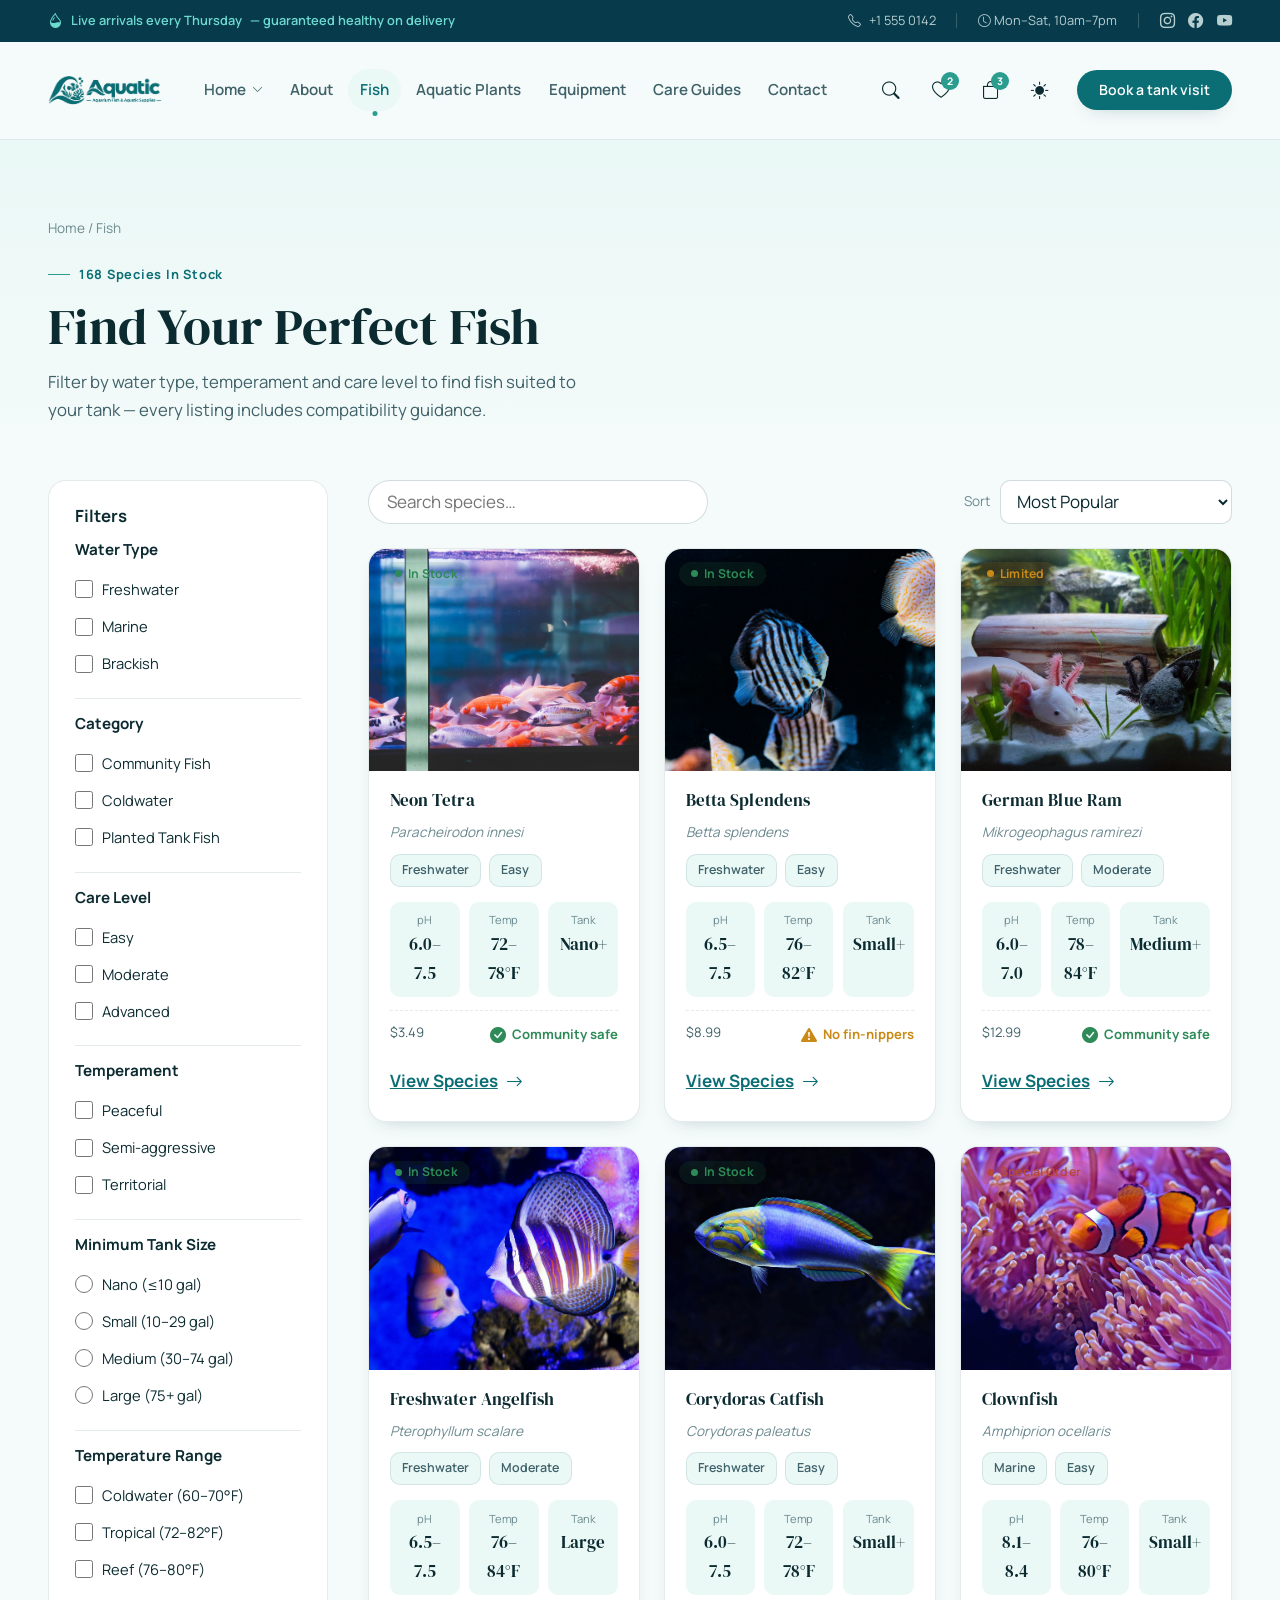
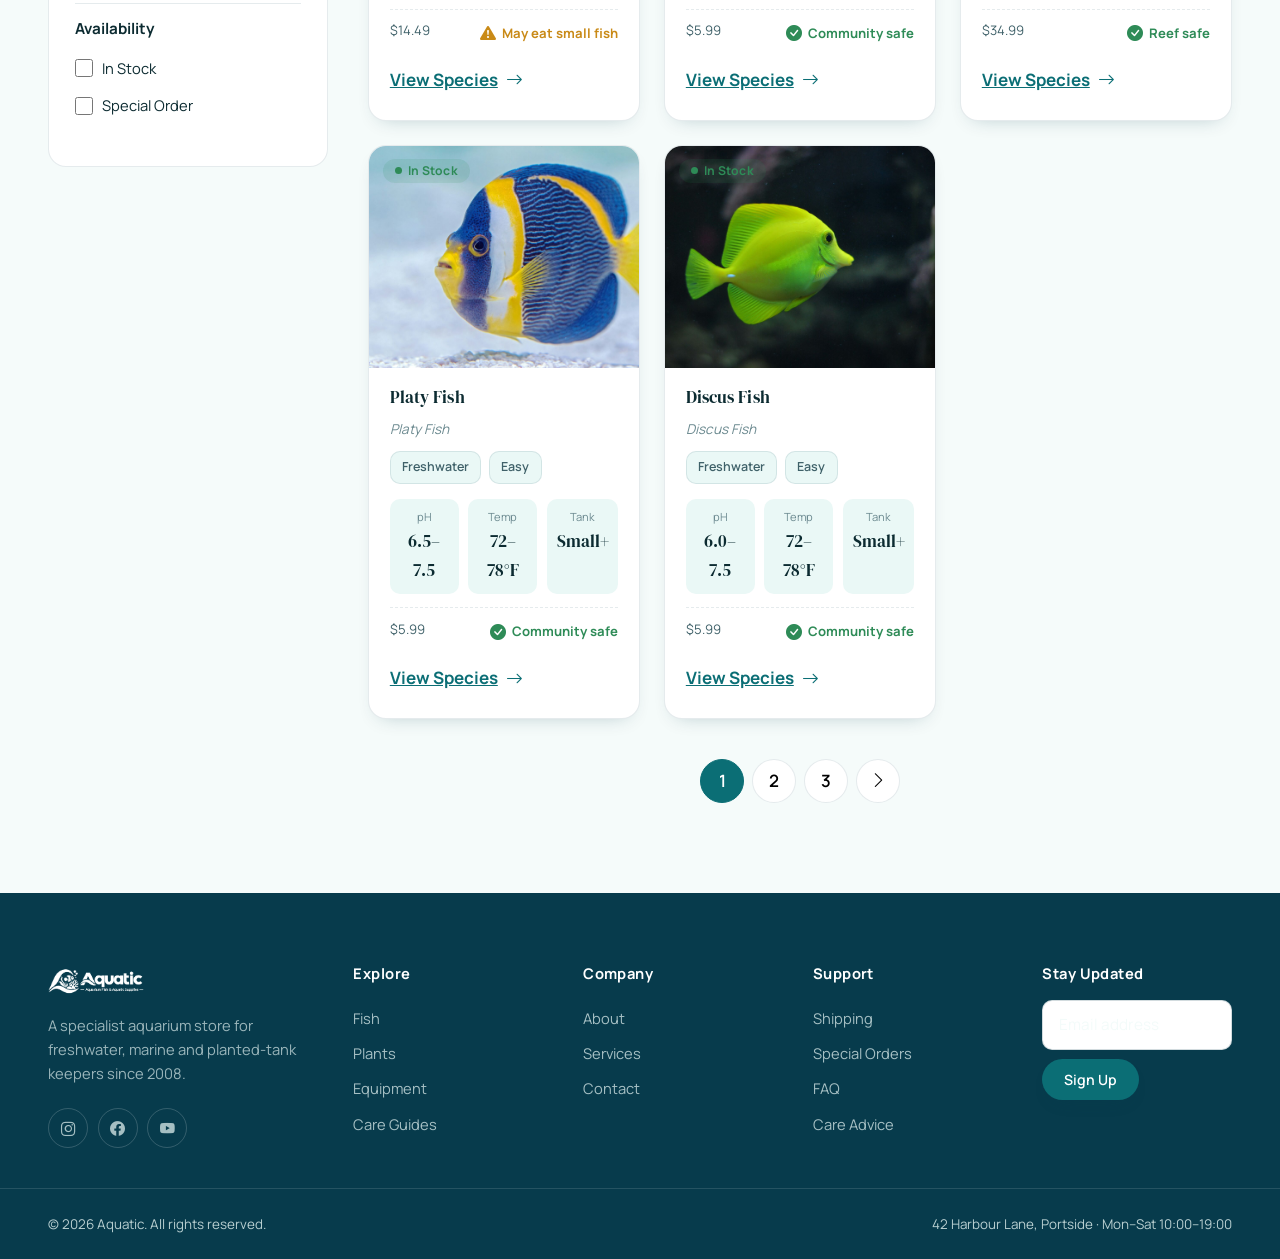
<file: pages/fish.html>
<!DOCTYPE html>
<html lang="en" dir="ltr">
<head>
<meta charset="UTF-8">
<meta name="viewport" content="width=device-width, initial-scale=1.0">
<title>Fish Catalog | Aquatic</title>
<meta name="description" content="Browse freshwater, marine and coldwater fish by care level, temperament, tank size and water type. Healthy stock with expert compatibility guidance.">
<link rel="canonical" href="https://www.aquaticandco.example/pages/fish.html">
<meta property="og:type" content="website">
<meta property="og:title" content="Fish Catalog | Aquatic">
<meta property="og:description" content="Browse freshwater, marine and coldwater fish with expert compatibility guidance.">
<meta property="og:image" content="https://commons.wikimedia.org/wiki/Special:FilePath/125L_planted_tank.jpg">

<link rel="preconnect" href="https://fonts.googleapis.com">
<link href="https://fonts.googleapis.com/css2?family=DM+Serif+Display&family=Manrope:wght@400;500;600;700;800&display=swap" rel="stylesheet">
<link href="https://cdn.jsdelivr.net/npm/bootstrap@5.3.3/dist/css/bootstrap.min.css" rel="stylesheet">
<link rel="stylesheet" href="https://cdn.jsdelivr.net/npm/bootstrap-icons@1.11.3/font/bootstrap-icons.css">
<link rel="stylesheet" href="../assets/css/style.css">
<link rel="stylesheet" href="../assets/css/dark-mode.css">
<link rel="shortcut icon" href="../assets/images/icon.png" type="image/x-icon">

<script type="application/ld+json">
{
  "@context": "https://schema.org",
  "@type": "ItemList",
  "name": "Fish Catalog",
  "itemListElement": [
    {"@type":"Product","name":"Neon Tetra"},
    {"@type":"Product","name":"Betta Splendens"},
    {"@type":"Product","name":"German Blue Ram"}
  ]
}
</script>
</head>
<body>
<a class="skip-link" href="#main">Skip to content</a>
<!-- ============ TOP BAR ============ -->
<div class="topbar">
  <div class="container-wide topbar-inner">
    <span class="topbar-note"><i class="bi bi-droplet-half"></i> Live arrivals every Thursday<span class="topbar-note-long"> &mdash; guaranteed healthy on delivery</span></span>
    <div class="topbar-links">
      <a href="tel:+15550142"><i class="bi bi-telephone"></i> +1 555 0142</a>
      <span class="topbar-sep"></span>
      <span class="topbar-hours"><i class="bi bi-clock"></i> Mon&ndash;Sat, 10am&ndash;7pm</span>
      <span class="topbar-sep"></span>
      <span class="topbar-social">
        <a href="#" aria-label="Instagram"><i class="bi bi-instagram"></i></a>
        <a href="#" aria-label="Facebook"><i class="bi bi-facebook"></i></a>
        <a href="#" aria-label="YouTube"><i class="bi bi-youtube"></i></a>
      </span>
    </div>
  </div>
</div>

<!-- ============ HEADER ============ -->
<header class="site-header">
  <div class="container-wide header-inner">
    <a href="../index.html" class="brand"><img src="../assets/images/logo.png" alt="Aquatic" class="brand-logo"></a>

    <nav class="main-nav" aria-label="Primary">
      <div class="nav-item has-dropdown">
        <button type="button" class="nav-link" data-dropdown-toggle aria-expanded="false" aria-haspopup="true">
          Home <i class="bi bi-chevron-down" aria-hidden="true"></i>
        </button>
        <div class="nav-dropdown">
          <a href="../index.html" class="home-card">
            <span class="home-card-thumb"><img src="../assets/images/banner.jpg" alt="" loading="lazy"></span>
            <span class="home-card-text"><strong>Home Page 1</strong><span>Reef hero with live tank stats</span></span>
          </a>
          <a href="../home-2.html" class="home-card">
            <span class="home-card-thumb"><img src="../assets/images/banner1.jpg" alt="" loading="lazy"></span>
            <span class="home-card-text"><strong>Home Page 2</strong><span>Split layout with featured species</span></span>
          </a>
        </div>
      </div>
      <a href="about.html">About</a>
      <a href="fish.html" class="active">Fish</a>
      <a href="plants.html">Aquatic Plants</a>
      <a href="equipment.html">Equipment</a>
      <a href="blog.html">Care Guides</a>
      <a href="contact.html">Contact</a>
    </nav>

    <div class="header-actions">
      <button class="icon-btn search-toggle" data-search-toggle aria-label="Search" aria-expanded="false" aria-controls="headerSearch"><i class="bi bi-search"></i></button>
      <button class="icon-btn" aria-label="Wishlist"><i class="bi bi-heart"></i><span class="icon-badge">2</span></button>
      <button class="icon-btn" aria-label="Shopping bag"><i class="bi bi-bag"></i><span class="icon-badge">3</span></button>
      <button class="icon-btn theme-toggle" data-theme-toggle aria-label="Toggle dark mode">
        <i class="bi bi-sun-fill" aria-hidden="true"></i>
        <i class="bi bi-moon-stars-fill" aria-hidden="true"></i>
      </button>
      <a href="contact.html" class="btn btn-primary btn-sm header-cta">Book a tank visit</a>
      <button class="icon-btn menu-btn" data-menu-open aria-label="Open menu" aria-expanded="false" aria-controls="mobileNav">
        <i class="bi bi-list" style="font-size:1.5rem"></i>
      </button>
    </div>
  </div>

  <div class="header-search" id="headerSearch" data-search-panel>
    <div class="header-search-inner">
      <div class="container-wide">
        <form role="search" onsubmit="return false;">
          <input type="search" name="q" placeholder="Search fish, plants, tanks or filters" aria-label="Search the store">
          <button type="submit" class="btn btn-primary">Search</button>
        </form>
      </div>
    </div>
  </div>
</header>

<nav class="mobile-nav" id="mobileNav" aria-label="Mobile">
  <div class="mobile-nav-top">
    <span class="brand"><img src="../assets/images/logo.png" alt="Aquatic" class="brand-logo"></span>
    <button class="icon-btn" data-menu-close aria-label="Close menu"><i class="bi bi-x-lg"></i></button>
  </div>

  <button type="button" class="m-sub-toggle" data-sub-toggle aria-expanded="false">
    Home <i class="bi bi-chevron-down" aria-hidden="true"></i>
  </button>
  <div class="mobile-sub">
    <div>
      <a href="../index.html" class="">Home Page 1</a>
      <a href="../home-2.html" class="">Home Page 2</a>
    </div>
  </div>

  <a href="about.html">About</a>
  <a href="fish.html">Fish</a>
  <a href="plants.html">Aquatic Plants</a>
  <a href="equipment.html">Equipment</a>
  <a href="blog.html">Care Guides</a>
  <a href="contact.html">Contact</a>

  <div class="mobile-actions">
    <a href="contact.html" class="btn btn-primary btn-sm">Book a tank visit</a>
    <a href="tel:+15550142" class="btn btn-outline btn-sm">Call the store</a>
  </div>
</nav>

<main id="main">
  <section class="page-hero">
    <div class="container-wide">
      <div class="crumbs"><a href="../index.html">Home</a> / Fish</div>
      <span class="eyebrow">168 Species In Stock</span>
      <h1 class="font-display" style="font-size:var(--fs-h1); margin-top:.75rem;">Find Your Perfect Fish</h1>
      <p style="margin-top:.75rem; max-width:560px; font-size:1.05rem;">Filter by water type, temperament and care level to find fish suited to your tank — every listing includes compatibility guidance.</p>
    </div>
  </section>

  <section class="section" style="padding-top:0">
    <div class="container-wide">
      <div class="catalog-layout">

        <!-- FILTER PANEL -->
        <aside class="filter-panel" data-filter-drawer aria-label="Filter fish">
          <div style="display:flex; justify-content:space-between; align-items:center;">
            <h3 style="font-size:1.05rem; font-family:var(--font-body); font-weight:700;">Filters</h3>
            <button class="icon-btn" data-filter-close aria-label="Close filters" style="display:none"><i class="bi bi-x-lg"></i></button>
          </div>

          <div class="filter-group">
            <h4>Water Type</h4>
            <label class="filter-option"><input type="checkbox"> Freshwater</label>
            <label class="filter-option"><input type="checkbox"> Marine</label>
            <label class="filter-option"><input type="checkbox"> Brackish</label>
          </div>
          <div class="filter-group">
            <h4>Category</h4>
            <label class="filter-option"><input type="checkbox"> Community Fish</label>
            <label class="filter-option"><input type="checkbox"> Coldwater</label>
            <label class="filter-option"><input type="checkbox"> Planted Tank Fish</label>
          </div>
          <div class="filter-group">
            <h4>Care Level</h4>
            <label class="filter-option"><input type="checkbox"> Easy</label>
            <label class="filter-option"><input type="checkbox"> Moderate</label>
            <label class="filter-option"><input type="checkbox"> Advanced</label>
          </div>
          <div class="filter-group">
            <h4>Temperament</h4>
            <label class="filter-option"><input type="checkbox"> Peaceful</label>
            <label class="filter-option"><input type="checkbox"> Semi-aggressive</label>
            <label class="filter-option"><input type="checkbox"> Territorial</label>
          </div>
          <div class="filter-group">
            <h4>Minimum Tank Size</h4>
            <label class="filter-option"><input type="radio" name="tank"> Nano (≤10 gal)</label>
            <label class="filter-option"><input type="radio" name="tank"> Small (10–29 gal)</label>
            <label class="filter-option"><input type="radio" name="tank"> Medium (30–74 gal)</label>
            <label class="filter-option"><input type="radio" name="tank"> Large (75+ gal)</label>
          </div>
          <div class="filter-group">
            <h4>Temperature Range</h4>
            <label class="filter-option"><input type="checkbox"> Coldwater (60–70°F)</label>
            <label class="filter-option"><input type="checkbox"> Tropical (72–82°F)</label>
            <label class="filter-option"><input type="checkbox"> Reef (76–80°F)</label>
          </div>
          <div class="filter-group">
            <h4>Availability</h4>
            <label class="filter-option"><input type="checkbox"> In Stock</label>
            <label class="filter-option"><input type="checkbox"> Special Order</label>
          </div>
        </aside>

        <!-- RESULTS -->
        <div>
          <div class="catalog-toolbar">
            <button class="btn btn-outline btn-sm" data-filter-open style="display:none"><i class="bi bi-sliders"></i> Filters</button>
            <div style="position:relative; flex:1; max-width:340px;">
              <label class="visually-hidden" for="fish-search">Search fish</label>
              <input type="search" id="fish-search" placeholder="Search species…" style="width:100%; min-height:44px; border-radius:var(--radius-pill); border:1px solid var(--border-strong); padding-inline:1.1rem; background:var(--surface-1); color:var(--text-primary);">
            </div>
            <div style="display:flex; align-items:center; gap:.6rem;">
              <label for="sort" style="font-size:.85rem; color:var(--text-muted);">Sort</label>
              <select id="sort" style="min-height:44px; border-radius:var(--radius-sm); border:1px solid var(--border-strong); padding-inline:.75rem; background:var(--surface-1); color:var(--text-primary);">
                <option>Most Popular</option>
                <option>Price: Low to High</option>
                <option>Price: High to Low</option>
                <option>Care Level: Easiest First</option>
              </select>
            </div>
          </div>

          <div class="catalog-grid" id="fishGrid">
            <article class="fish-card">
              <div class="media"><img src="../assets/images/fish6.jpg" alt="Neon Tetra"><span class="badge badge-stock badge-dot">In Stock</span></div>
              <div class="body">
                <h3 style="font-size:1.05rem">Neon Tetra</h3><span class="sci">Paracheirodon innesi</span>
                <div class="chip-row"><span class="chip">Freshwater</span><span class="chip">Easy</span></div>
                <div class="param-grid" style="margin-top:.3rem">
                  <div class="param-item"><span class="label">pH</span><span class="value">6.0–7.5</span></div>
                  <div class="param-item"><span class="label">Temp</span><span class="value">72–78°F</span></div>
                  <div class="param-item"><span class="label">Tank</span><span class="value">Nano+</span></div>
                </div>
                <div class="meta-row"><span>$3.49</span><span class="compat compatible"><i class="bi bi-check-circle-fill"></i> Community safe</span></div>
                <a href="#" class="btn-link">View Species <i class="bi bi-arrow-right"></i></a>
              </div>
            </article>

            <article class="fish-card">
              <div class="media"><img src="../assets/images/fish5.jpg" alt="Betta Splendens"><span class="badge badge-stock badge-dot">In Stock</span></div>
              <div class="body">
                <h3 style="font-size:1.05rem">Betta Splendens</h3><span class="sci">Betta splendens</span>
                <div class="chip-row"><span class="chip">Freshwater</span><span class="chip">Easy</span></div>
                <div class="param-grid" style="margin-top:.3rem">
                  <div class="param-item"><span class="label">pH</span><span class="value">6.5–7.5</span></div>
                  <div class="param-item"><span class="label">Temp</span><span class="value">76–82°F</span></div>
                  <div class="param-item"><span class="label">Tank</span><span class="value">Small+</span></div>
                </div>
                <div class="meta-row"><span>$8.99</span><span class="compat caution"><i class="bi bi-exclamation-triangle-fill"></i> No fin-nippers</span></div>
                <a href="#" class="btn-link">View Species <i class="bi bi-arrow-right"></i></a>
              </div>
            </article>

            <article class="fish-card">
              <div class="media"><img src="../assets/images/fish4.jpg" alt="German Blue Ram"><span class="badge badge-limited badge-dot">Limited</span></div>
              <div class="body">
                <h3 style="font-size:1.05rem">German Blue Ram</h3><span class="sci">Mikrogeophagus ramirezi</span>
                <div class="chip-row"><span class="chip">Freshwater</span><span class="chip">Moderate</span></div>
                <div class="param-grid" style="margin-top:.3rem">
                  <div class="param-item"><span class="label">pH</span><span class="value">6.0–7.0</span></div>
                  <div class="param-item"><span class="label">Temp</span><span class="value">78–84°F</span></div>
                  <div class="param-item"><span class="label">Tank</span><span class="value">Medium+</span></div>
                </div>
                <div class="meta-row"><span>$12.99</span><span class="compat compatible"><i class="bi bi-check-circle-fill"></i> Community safe</span></div>
                <a href="#" class="btn-link">View Species <i class="bi bi-arrow-right"></i></a>
              </div>
            </article>

            <article class="fish-card">
              <div class="media"><img src="../assets/images/fish3.jpg" alt="Freshwater Angelfish"><span class="badge badge-stock badge-dot">In Stock</span></div>
              <div class="body">
                <h3 style="font-size:1.05rem">Freshwater Angelfish</h3><span class="sci">Pterophyllum scalare</span>
                <div class="chip-row"><span class="chip">Freshwater</span><span class="chip">Moderate</span></div>
                <div class="param-grid" style="margin-top:.3rem">
                  <div class="param-item"><span class="label">pH</span><span class="value">6.5–7.5</span></div>
                  <div class="param-item"><span class="label">Temp</span><span class="value">76–84°F</span></div>
                  <div class="param-item"><span class="label">Tank</span><span class="value">Large</span></div>
                </div>
                <div class="meta-row"><span>$14.49</span><span class="compat caution"><i class="bi bi-exclamation-triangle-fill"></i> May eat small fish</span></div>
                <a href="#" class="btn-link">View Species <i class="bi bi-arrow-right"></i></a>
              </div>
            </article>

            <article class="fish-card">
              <div class="media"><img src="../assets/images/fish2.jpg" alt="Corydoras Catfish"><span class="badge badge-stock badge-dot">In Stock</span></div>
              <div class="body">
                <h3 style="font-size:1.05rem">Corydoras Catfish</h3><span class="sci">Corydoras paleatus</span>
                <div class="chip-row"><span class="chip">Freshwater</span><span class="chip">Easy</span></div>
                <div class="param-grid" style="margin-top:.3rem">
                  <div class="param-item"><span class="label">pH</span><span class="value">6.0–7.5</span></div>
                  <div class="param-item"><span class="label">Temp</span><span class="value">72–78°F</span></div>
                  <div class="param-item"><span class="label">Tank</span><span class="value">Small+</span></div>
                </div>
                <div class="meta-row"><span>$5.99</span><span class="compat compatible"><i class="bi bi-check-circle-fill"></i> Community safe</span></div>
                <a href="#" class="btn-link">View Species <i class="bi bi-arrow-right"></i></a>
              </div>
            </article>

            <article class="fish-card">
              <div class="media"><img src="../assets/images/fish1.jpg" alt="Clownfish"><span class="badge badge-soldout badge-dot">Special Order</span></div>
              <div class="body">
                <h3 style="font-size:1.05rem">Clownfish</h3><span class="sci">Amphiprion ocellaris</span>
                <div class="chip-row"><span class="chip">Marine</span><span class="chip">Easy</span></div>
                <div class="param-grid" style="margin-top:.3rem">
                  <div class="param-item"><span class="label">pH</span><span class="value">8.1–8.4</span></div>
                  <div class="param-item"><span class="label">Temp</span><span class="value">76–80°F</span></div>
                  <div class="param-item"><span class="label">Tank</span><span class="value">Small+</span></div>
                </div>
                <div class="meta-row"><span>$34.99</span><span class="compat compatible"><i class="bi bi-check-circle-fill"></i> Reef safe</span></div>
                <a href="#" class="btn-link">View Species <i class="bi bi-arrow-right"></i></a>
              </div>
            </article>
             <article class="fish-card">
              <div class="media"><img src="../assets/images/fish8.jpg" alt="Corydoras Catfish"><span class="badge badge-stock badge-dot">In Stock</span></div>
              <div class="body">
                <h3 style="font-size:1.05rem">Platy Fish</h3><span class="sci">Platy Fish</span>
                <div class="chip-row"><span class="chip">Freshwater</span><span class="chip">Easy</span></div>
                <div class="param-grid" style="margin-top:.3rem">
                  <div class="param-item"><span class="label">pH</span><span class="value">6.5–7.5</span></div>
                  <div class="param-item"><span class="label">Temp</span><span class="value">72–78°F</span></div>
                  <div class="param-item"><span class="label">Tank</span><span class="value">Small+</span></div>
                </div>
                <div class="meta-row"><span>$5.99</span><span class="compat compatible"><i class="bi bi-check-circle-fill"></i> Community safe</span></div>
                <a href="#" class="btn-link">View Species <i class="bi bi-arrow-right"></i></a>
              </div>
            </article>
             <article class="fish-card">
              <div class="media"><img src="../assets/images/fish7.jpg" alt="Corydoras Catfish"><span class="badge badge-stock badge-dot">In Stock</span></div>
              <div class="body">
                <h3 style="font-size:1.05rem">Discus Fish</h3><span class="sci">Discus Fish</span>
                <div class="chip-row"><span class="chip">Freshwater</span><span class="chip">Easy</span></div>
                <div class="param-grid" style="margin-top:.3rem">
                  <div class="param-item"><span class="label">pH</span><span class="value">6.0–7.5</span></div>
                  <div class="param-item"><span class="label">Temp</span><span class="value">72–78°F</span></div>
                  <div class="param-item"><span class="label">Tank</span><span class="value">Small+</span></div>
                </div>
                <div class="meta-row"><span>$5.99</span><span class="compat compatible"><i class="bi bi-check-circle-fill"></i> Community safe</span></div>
                <a href="#" class="btn-link">View Species <i class="bi bi-arrow-right"></i></a>
              </div>
            </article>
          </div>

          <nav class="pagination" aria-label="Catalog pages">
            <button class="active" aria-current="page">1</button>
            <button>2</button>
            <button>3</button>
            <button aria-label="Next page"><i class="bi bi-chevron-right"></i></button>
          </nav>
        </div>
      </div>
    </div>
  </section>
</main>

<footer class="site-footer">
  <div class="container-wide footer-top">
    <div class="footer-brand">
      <span class="brand footer-brand-logo"><img src="../assets/images/logo.png" alt="Aquatic" class="brand-logo"></span>
      <p>A specialist aquarium store for freshwater, marine and planted-tank keepers since 2008.</p>
      <div class="footer-social">
        <a href="#" aria-label="Instagram"><i class="bi bi-instagram"></i></a>
        <a href="#" aria-label="Facebook"><i class="bi bi-facebook"></i></a>
        <a href="#" aria-label="YouTube"><i class="bi bi-youtube"></i></a>
      </div>
    </div>
    <div><h5>Explore</h5><a href="fish.html">Fish</a><a href="plants.html">Plants</a><a href="equipment.html">Equipment</a><a href="blog.html">Care Guides</a></div>
    <div><h5>Company</h5><a href="about.html">About</a><a href="services.html">Services</a><a href="contact.html">Contact</a></div>
    <div><h5>Support</h5><a href="contact.html">Shipping</a><a href="contact.html#special-order">Special Orders</a><a href="contact.html">FAQ</a><a href="blog.html">Care Advice</a></div>
    <div>
      <h5>Stay Updated</h5>
      <form class="footer-newsletter" data-validate novalidate>
        <div class="form-field" style="flex:1; margin-bottom:0;"><input type="email" placeholder="Email address" required></div>
        <button type="submit" class="btn btn-primary btn-sm">Sign Up</button>
      </form>
    </div>
  </div>
  <div class="container-wide footer-bottom">
    <span>&copy; 2026 Aquatic. All rights reserved.</span>
    <span>42 Harbour Lane, Portside · Mon–Sat 10:00–19:00</span>
  </div>
</footer>

<script src="../assets/js/main.js"></script>
</body>
</html>
</file>
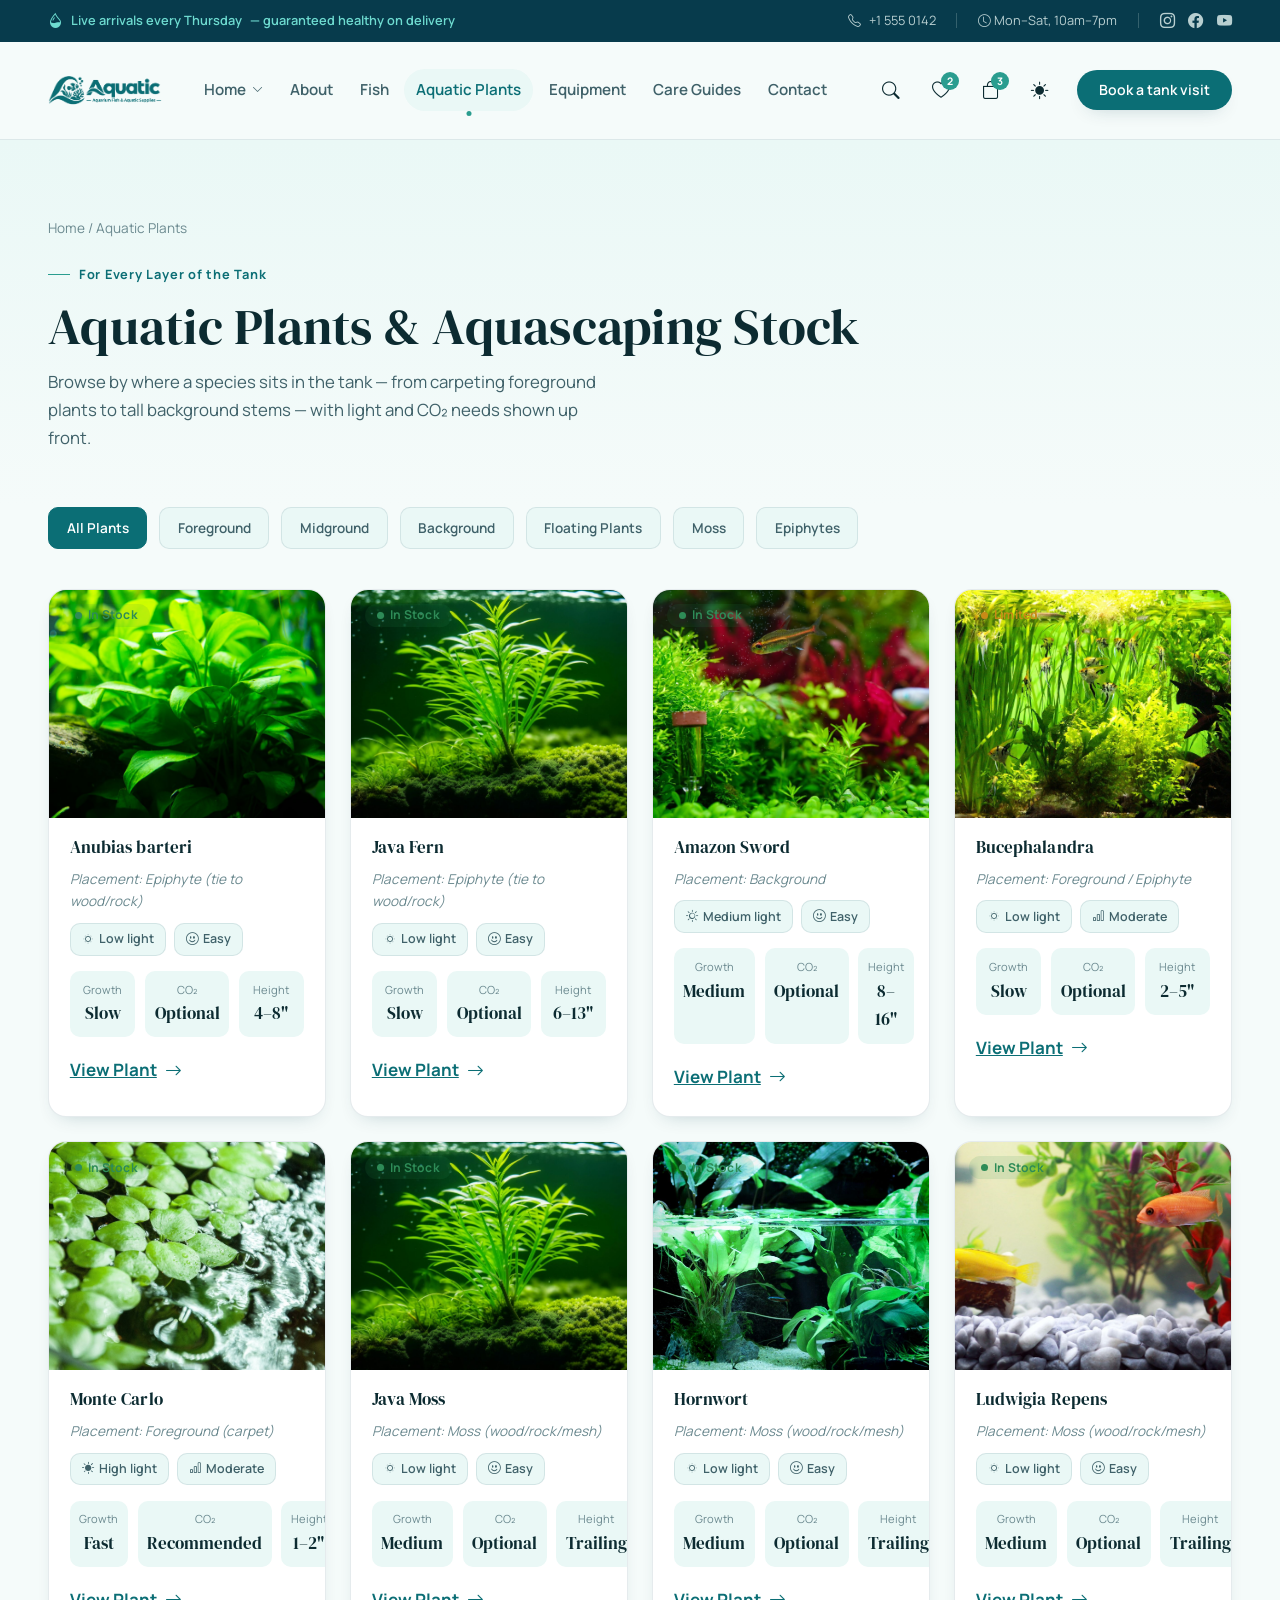
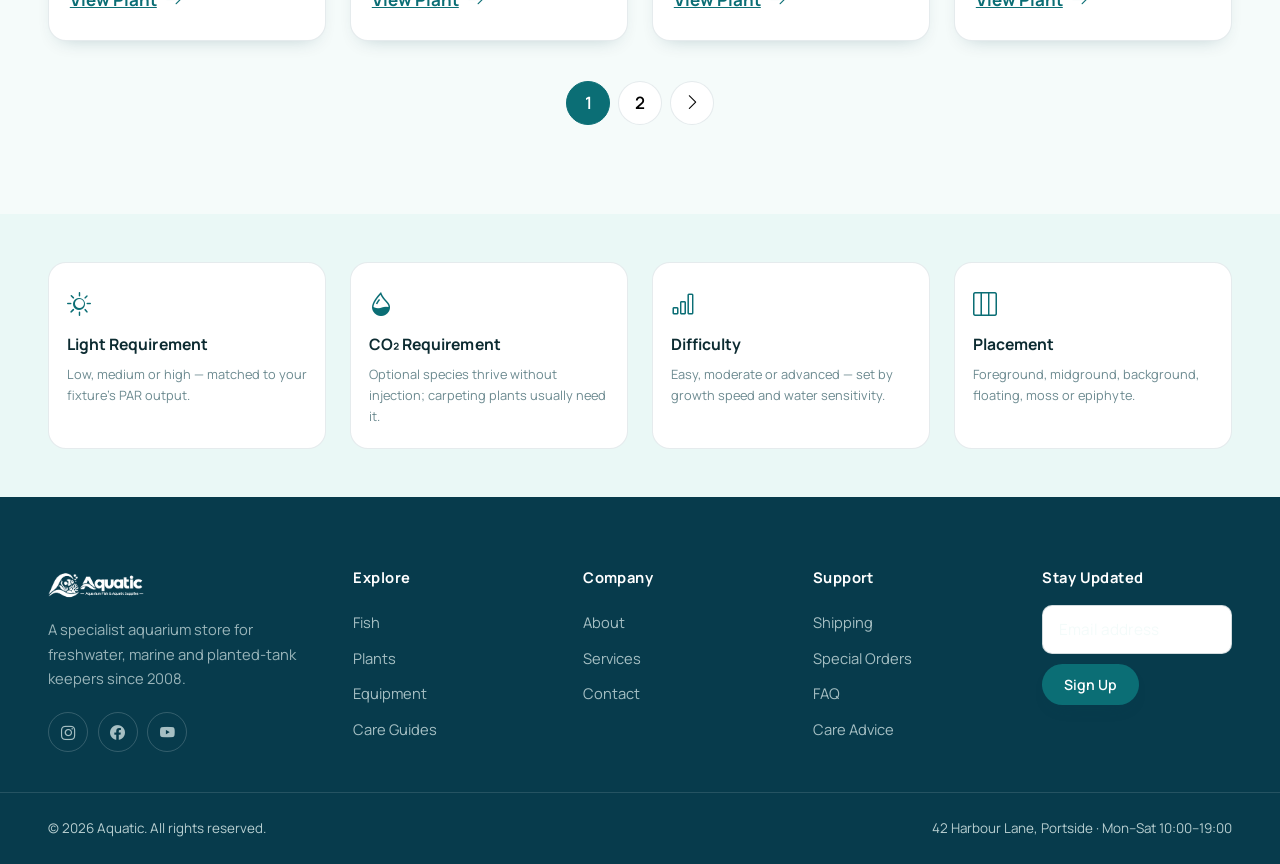
<file: pages/plants.html>
<!DOCTYPE html>
<html lang="en" dir="ltr">
<head>
<meta charset="UTF-8">
<meta name="viewport" content="width=device-width, initial-scale=1.0">
<title>Aquatic Plants | Aquatic</title>
<meta name="description" content="Foreground carpets, midground texture, background stems, floating and moss species for planted tanks — with light, CO2 and difficulty at a glance.">
<link rel="canonical" href="https://www.aquaticandco.example/pages/plants.html">
<meta property="og:type" content="website">
<meta property="og:title" content="Aquatic Plants | Aquatic">
<meta property="og:description" content="Foreground, midground, background, floating, moss and epiphyte plants for every planted tank.">
<meta property="og:image" content="https://commons.wikimedia.org/wiki/Special:FilePath/125L_planted_tank.jpg">

<link rel="preconnect" href="https://fonts.googleapis.com">
<link href="https://fonts.googleapis.com/css2?family=DM+Serif+Display&family=Manrope:wght@400;500;600;700;800&display=swap" rel="stylesheet">
<link href="https://cdn.jsdelivr.net/npm/bootstrap@5.3.3/dist/css/bootstrap.min.css" rel="stylesheet">
<link rel="stylesheet" href="https://cdn.jsdelivr.net/npm/bootstrap-icons@1.11.3/font/bootstrap-icons.css">
<link rel="stylesheet" href="../assets/css/style.css">
<link rel="stylesheet" href="../assets/css/dark-mode.css">
<link rel="shortcut icon" href="../assets/images/icon.png" type="image/x-icon">

<script type="application/ld+json">
{
  "@context": "https://schema.org",
  "@type": "ItemList",
  "name": "Aquatic Plants Catalog",
  "itemListElement": [
    {"@type":"Product","name":"Anubias"},
    {"@type":"Product","name":"Java Fern"},
    {"@type":"Product","name":"Monte Carlo"}
  ]
}
</script>
</head>
<body>

<!-- ============ TOP BAR ============ -->
<div class="topbar">
  <div class="container-wide topbar-inner">
    <span class="topbar-note"><i class="bi bi-droplet-half"></i> Live arrivals every Thursday<span class="topbar-note-long"> &mdash; guaranteed healthy on delivery</span></span>
    <div class="topbar-links">
      <a href="tel:+15550142"><i class="bi bi-telephone"></i> +1 555 0142</a>
      <span class="topbar-sep"></span>
      <span class="topbar-hours"><i class="bi bi-clock"></i> Mon&ndash;Sat, 10am&ndash;7pm</span>
      <span class="topbar-sep"></span>
      <span class="topbar-social">
        <a href="#" aria-label="Instagram"><i class="bi bi-instagram"></i></a>
        <a href="#" aria-label="Facebook"><i class="bi bi-facebook"></i></a>
        <a href="#" aria-label="YouTube"><i class="bi bi-youtube"></i></a>
      </span>
    </div>
  </div>
</div>

<!-- ============ HEADER ============ -->
<header class="site-header">
  <div class="container-wide header-inner">
    <a href="../index.html" class="brand"><img src="../assets/images/logo.png" alt="Aquatic" class="brand-logo"></a>

    <nav class="main-nav" aria-label="Primary">
      <div class="nav-item has-dropdown">
        <button type="button" class="nav-link" data-dropdown-toggle aria-expanded="false" aria-haspopup="true">
          Home <i class="bi bi-chevron-down" aria-hidden="true"></i>
        </button>
        <div class="nav-dropdown">
          <a href="../index.html" class="home-card">
            <span class="home-card-thumb"><img src="../assets/images/banner.jpg" alt="" loading="lazy"></span>
            <span class="home-card-text"><strong>Home Page 1</strong><span>Reef hero with live tank stats</span></span>
          </a>
          <a href="../home-2.html" class="home-card">
            <span class="home-card-thumb"><img src="../assets/images/banner1.jpg" alt="" loading="lazy"></span>
            <span class="home-card-text"><strong>Home Page 2</strong><span>Split layout with featured species</span></span>
          </a>
        </div>
      </div>
      <a href="about.html">About</a>
      <a href="fish.html">Fish</a>
      <a href="plants.html" class="active">Aquatic Plants</a>
      <a href="equipment.html">Equipment</a>
      <a href="blog.html">Care Guides</a>
      <a href="contact.html">Contact</a>
    </nav>

    <div class="header-actions">
      <button class="icon-btn search-toggle" data-search-toggle aria-label="Search" aria-expanded="false" aria-controls="headerSearch"><i class="bi bi-search"></i></button>
      <button class="icon-btn" aria-label="Wishlist"><i class="bi bi-heart"></i><span class="icon-badge">2</span></button>
      <button class="icon-btn" aria-label="Shopping bag"><i class="bi bi-bag"></i><span class="icon-badge">3</span></button>
      <button class="icon-btn theme-toggle" data-theme-toggle aria-label="Toggle dark mode">
        <i class="bi bi-sun-fill" aria-hidden="true"></i>
        <i class="bi bi-moon-stars-fill" aria-hidden="true"></i>
      </button>
      <a href="contact.html" class="btn btn-primary btn-sm header-cta">Book a tank visit</a>
      <button class="icon-btn menu-btn" data-menu-open aria-label="Open menu" aria-expanded="false" aria-controls="mobileNav">
        <i class="bi bi-list" style="font-size:1.5rem"></i>
      </button>
    </div>
  </div>

  <div class="header-search" id="headerSearch" data-search-panel>
    <div class="header-search-inner">
      <div class="container-wide">
        <form role="search" onsubmit="return false;">
          <input type="search" name="q" placeholder="Search fish, plants, tanks or filters" aria-label="Search the store">
          <button type="submit" class="btn btn-primary">Search</button>
        </form>
      </div>
    </div>
  </div>
</header>

<nav class="mobile-nav" id="mobileNav" aria-label="Mobile">
  <div class="mobile-nav-top">
    <span class="brand"><img src="../assets/images/logo.png" alt="Aquatic" class="brand-logo"></span>
    <button class="icon-btn" data-menu-close aria-label="Close menu"><i class="bi bi-x-lg"></i></button>
  </div>

  <button type="button" class="m-sub-toggle" data-sub-toggle aria-expanded="false">
    Home <i class="bi bi-chevron-down" aria-hidden="true"></i>
  </button>
  <div class="mobile-sub">
    <div>
      <a href="../index.html" class="">Home Page 1</a>
      <a href="../home-2.html" class="">Home Page 2</a>
    </div>
  </div>

  <a href="about.html">About</a>
  <a href="fish.html">Fish</a>
  <a href="plants.html">Aquatic Plants</a>
  <a href="equipment.html">Equipment</a>
  <a href="blog.html">Care Guides</a>
  <a href="contact.html">Contact</a>

  <div class="mobile-actions">
    <a href="contact.html" class="btn btn-primary btn-sm">Book a tank visit</a>
    <a href="tel:+15550142" class="btn btn-outline btn-sm">Call the store</a>
  </div>
</nav>

<main id="main">
  <section class="page-hero">
    <div class="container-wide">
      <div class="crumbs"><a href="../index.html">Home</a> / Aquatic Plants</div>
      <span class="eyebrow">For Every Layer of the Tank</span>
      <h1 class="font-display" style="font-size:var(--fs-h1); margin-top:.75rem;">Aquatic Plants &amp; Aquascaping Stock</h1>
      <p style="margin-top:.75rem; max-width:560px; font-size:1.05rem;">Browse by where a species sits in the tank — from carpeting foreground plants to tall background stems — with light and CO₂ needs shown up front.</p>
    </div>
  </section>

  <!-- CATEGORY STRIP -->
  <section class="container-wide" style="margin-bottom:2.5rem;">
    <div style="display:flex; gap:.75rem; flex-wrap:wrap;">
      <button class="chip" style="background:var(--clr-primary); color:#fff; border-color:var(--clr-primary); padding:.55rem 1.1rem; font-size:.85rem;">All Plants</button>
      <button class="chip" style="padding:.55rem 1.1rem; font-size:.85rem;">Foreground</button>
      <button class="chip" style="padding:.55rem 1.1rem; font-size:.85rem;">Midground</button>
      <button class="chip" style="padding:.55rem 1.1rem; font-size:.85rem;">Background</button>
      <button class="chip" style="padding:.55rem 1.1rem; font-size:.85rem;">Floating Plants</button>
      <button class="chip" style="padding:.55rem 1.1rem; font-size:.85rem;">Moss</button>
      <button class="chip" style="padding:.55rem 1.1rem; font-size:.85rem;">Epiphytes</button>
    </div>
  </section>

  <section class="section" style="padding-top:0">
    <div class="container-wide">
      <div class="catalog-grid">

        <article class="fish-card">
          <div class="media"><img src="../assets/images/Anubias.jpg" alt="Anubias plant attached to driftwood"><span class="badge badge-stock badge-dot">In Stock</span></div>
          <div class="body">
            <h3 style="font-size:1.05rem">Anubias barteri</h3>
            <span class="sci">Placement: Epiphyte (tie to wood/rock)</span>
            <div class="chip-row">
              <span class="chip"><i class="bi bi-brightness-low"></i>Low light</span>
              <span class="chip"><i class="bi bi-emoji-smile"></i>Easy</span>
            </div>
            <div class="param-grid" style="margin-top:.3rem">
              <div class="param-item"><span class="label">Growth</span><span class="value">Slow</span></div>
              <div class="param-item"><span class="label">CO₂</span><span class="value">Optional</span></div>
              <div class="param-item"><span class="label">Height</span><span class="value">4–8"</span></div>
            </div>
            <a href="#" class="btn-link">View Plant <i class="bi bi-arrow-right"></i></a>
          </div>
        </article>

        <article class="fish-card">
          <div class="media"><img src="../assets/images/Java Fern.jpg" alt="Java Fern with rhizome roots"><span class="badge badge-stock badge-dot">In Stock</span></div>
          <div class="body">
            <h3 style="font-size:1.05rem">Java Fern</h3>
            <span class="sci">Placement: Epiphyte (tie to wood/rock)</span>
            <div class="chip-row">
              <span class="chip"><i class="bi bi-brightness-low"></i>Low light</span>
              <span class="chip"><i class="bi bi-emoji-smile"></i>Easy</span>
            </div>
            <div class="param-grid" style="margin-top:.3rem">
              <div class="param-item"><span class="label">Growth</span><span class="value">Slow</span></div>
              <div class="param-item"><span class="label">CO₂</span><span class="value">Optional</span></div>
              <div class="param-item"><span class="label">Height</span><span class="value">6–13"</span></div>
            </div>
            <a href="#" class="btn-link">View Plant <i class="bi bi-arrow-right"></i></a>
          </div>
        </article>

        <article class="fish-card">
          <div class="media"><img src="../assets/images/Amazon Sword.jpg" alt="Amazon Sword plant with broad leaves"><span class="badge badge-stock badge-dot">In Stock</span></div>
          <div class="body">
            <h3 style="font-size:1.05rem">Amazon Sword</h3>
            <span class="sci">Placement: Background</span>
            <div class="chip-row">
              <span class="chip"><i class="bi bi-brightness-high"></i>Medium light</span>
              <span class="chip"><i class="bi bi-emoji-smile"></i>Easy</span>
            </div>
            <div class="param-grid" style="margin-top:.3rem">
              <div class="param-item"><span class="label">Growth</span><span class="value">Medium</span></div>
              <div class="param-item"><span class="label">CO₂</span><span class="value">Optional</span></div>
              <div class="param-item"><span class="label">Height</span><span class="value">8–16"</span></div>
            </div>
            <a href="#" class="btn-link">View Plant <i class="bi bi-arrow-right"></i></a>
          </div>
        </article>

        <article class="fish-card">
          <div class="media"><img src="../assets/images/Bucephalandra.jpg" alt="Bucephalandra with textured leaves"><span class="badge badge-limited badge-dot">Limited</span></div>
          <div class="body">
            <h3 style="font-size:1.05rem">Bucephalandra</h3>
            <span class="sci">Placement: Foreground / Epiphyte</span>
            <div class="chip-row">
              <span class="chip"><i class="bi bi-brightness-low"></i>Low light</span>
              <span class="chip"><i class="bi bi-bar-chart"></i>Moderate</span>
            </div>
            <div class="param-grid" style="margin-top:.3rem">
              <div class="param-item"><span class="label">Growth</span><span class="value">Slow</span></div>
              <div class="param-item"><span class="label">CO₂</span><span class="value">Optional</span></div>
              <div class="param-item"><span class="label">Height</span><span class="value">2–5"</span></div>
            </div>
            <a href="#" class="btn-link">View Plant <i class="bi bi-arrow-right"></i></a>
          </div>
        </article>

        <article class="fish-card">
          <div class="media"><img src="../assets/images/Monte Carlo.jpg" alt="Monte Carlo carpeting plant"><span class="badge badge-stock badge-dot">In Stock</span></div>
          <div class="body">
            <h3 style="font-size:1.05rem">Monte Carlo</h3>
            <span class="sci">Placement: Foreground (carpet)</span>
            <div class="chip-row">
              <span class="chip"><i class="bi bi-brightness-high-fill"></i>High light</span>
              <span class="chip"><i class="bi bi-bar-chart"></i>Moderate</span>
            </div>
            <div class="param-grid" style="margin-top:.3rem">
              <div class="param-item"><span class="label">Growth</span><span class="value">Fast</span></div>
              <div class="param-item"><span class="label">CO₂</span><span class="value">Recommended</span></div>
              <div class="param-item"><span class="label">Height</span><span class="value">1–2"</span></div>
            </div>
            <a href="#" class="btn-link">View Plant <i class="bi bi-arrow-right"></i></a>
          </div>
        </article>

        <article class="fish-card">
          <div class="media"><img src="../assets/images/Java Fern.jpg" alt="Java Moss on driftwood"><span class="badge badge-stock badge-dot">In Stock</span></div>
          <div class="body">
            <h3 style="font-size:1.05rem">Java Moss</h3>
            <span class="sci">Placement: Moss (wood/rock/mesh)</span>
            <div class="chip-row">
              <span class="chip"><i class="bi bi-brightness-low"></i>Low light</span>
              <span class="chip"><i class="bi bi-emoji-smile"></i>Easy</span>
            </div>
            <div class="param-grid" style="margin-top:.3rem">
              <div class="param-item"><span class="label">Growth</span><span class="value">Medium</span></div>
              <div class="param-item"><span class="label">CO₂</span><span class="value">Optional</span></div>
              <div class="param-item"><span class="label">Height</span><span class="value">Trailing</span></div>
            </div>
            <a href="#" class="btn-link">View Plant <i class="bi bi-arrow-right"></i></a>
          </div>
        </article>

        
        <article class="fish-card">
          <div class="media"><img src="../assets/images/Hornwort.jpg" alt="Java Moss on driftwood"><span class="badge badge-stock badge-dot">In Stock</span></div>
          <div class="body">
            <h3 style="font-size:1.05rem">Hornwort</h3>
            <span class="sci">Placement: Moss (wood/rock/mesh)</span>
            <div class="chip-row">
              <span class="chip"><i class="bi bi-brightness-low"></i>Low light</span>
              <span class="chip"><i class="bi bi-emoji-smile"></i>Easy</span>
            </div>
            <div class="param-grid" style="margin-top:.3rem">
              <div class="param-item"><span class="label">Growth</span><span class="value">Medium</span></div>
              <div class="param-item"><span class="label">CO₂</span><span class="value">Optional</span></div>
              <div class="param-item"><span class="label">Height</span><span class="value">Trailing</span></div>
            </div>
            <a href="#" class="btn-link">View Plant <i class="bi bi-arrow-right"></i></a>
          </div>
        </article>
        
        <article class="fish-card">
          <div class="media"><img src="../assets/images/ludwigia repens.jpg" alt="Java Moss on driftwood"><span class="badge badge-stock badge-dot">In Stock</span></div>
          <div class="body">
            <h3 style="font-size:1.05rem">Ludwigia Repens</h3>
            <span class="sci">Placement: Moss (wood/rock/mesh)</span>
            <div class="chip-row">
              <span class="chip"><i class="bi bi-brightness-low"></i>Low light</span>
              <span class="chip"><i class="bi bi-emoji-smile"></i>Easy</span>
            </div>
            <div class="param-grid" style="margin-top:.3rem">
              <div class="param-item"><span class="label">Growth</span><span class="value">Medium</span></div>
              <div class="param-item"><span class="label">CO₂</span><span class="value">Optional</span></div>
              <div class="param-item"><span class="label">Height</span><span class="value">Trailing</span></div>
            </div>
            <a href="#" class="btn-link">View Plant <i class="bi bi-arrow-right"></i></a>
          </div>
        </article>
      </div>

      <nav class="pagination" aria-label="Catalog pages">
        <button class="active" aria-current="page">1</button>
        <button>2</button>
        <button aria-label="Next page"><i class="bi bi-chevron-right"></i></button>
      </nav>
    </div>
  </section>

  <!-- EDUCATIONAL STRIP -->
  <section class="section" style="background:var(--surface-2); padding-block:3rem;">
    <div class="container-wide" style="display:grid; grid-template-columns:repeat(auto-fit,minmax(220px,1fr)); gap:1.5rem;">
      <div class="equip-panel"><i class="bi bi-brightness-high"></i><h4>Light Requirement</h4><span>Low, medium or high — matched to your fixture's PAR output.</span></div>
      <div class="equip-panel"><i class="bi bi-droplet-half"></i><h4>CO₂ Requirement</h4><span>Optional species thrive without injection; carpeting plants usually need it.</span></div>
      <div class="equip-panel"><i class="bi bi-bar-chart"></i><h4>Difficulty</h4><span>Easy, moderate or advanced — set by growth speed and water sensitivity.</span></div>
      <div class="equip-panel"><i class="bi bi-layout-three-columns"></i><h4>Placement</h4><span>Foreground, midground, background, floating, moss or epiphyte.</span></div>
    </div>
  </section>
</main>

<footer class="site-footer">
  <div class="container-wide footer-top">
    <div class="footer-brand">
      <span class="brand footer-brand-logo"><img src="../assets/images/logo.png" alt="Aquatic" class="brand-logo"></span>
      <p>A specialist aquarium store for freshwater, marine and planted-tank keepers since 2008.</p>
      <div class="footer-social">
        <a href="#" aria-label="Instagram"><i class="bi bi-instagram"></i></a>
        <a href="#" aria-label="Facebook"><i class="bi bi-facebook"></i></a>
        <a href="#" aria-label="YouTube"><i class="bi bi-youtube"></i></a>
      </div>
    </div>
    <div><h5>Explore</h5><a href="fish.html">Fish</a><a href="plants.html">Plants</a><a href="equipment.html">Equipment</a><a href="blog.html">Care Guides</a></div>
    <div><h5>Company</h5><a href="about.html">About</a><a href="services.html">Services</a><a href="contact.html">Contact</a></div>
    <div><h5>Support</h5><a href="contact.html">Shipping</a><a href="contact.html#special-order">Special Orders</a><a href="contact.html">FAQ</a><a href="blog.html">Care Advice</a></div>
    <div>
      <h5>Stay Updated</h5>
      <form class="footer-newsletter" data-validate novalidate>
        <div class="form-field" style="flex:1; margin-bottom:0;"><input type="email" placeholder="Email address" required></div>
        <button type="submit" class="btn btn-primary btn-sm">Sign Up</button>
      </form>
    </div>
  </div>
  <div class="container-wide footer-bottom">
    <span>&copy; 2026 Aquatic. All rights reserved.</span>
    <span>42 Harbour Lane, Portside · Mon–Sat 10:00–19:00</span>
  </div>
</footer>

<script src="../assets/js/main.js"></script>
</body>
</html>
</file>
<file: assets/css/style.css>
/* =====================================================================
   AQUATIC / STORE DESIGN SYSTEM
   "Your Aquarium, Perfectly in Balance."
   ===================================================================== */

/* ============================
   COLOR SYSTEM
   Change these variables to re-skin the entire site.
   ============================ */
:root{
  /* Brand palette */
  --clr-primary:      #0B6E75;
  --clr-primary-rgb:  11,110,117;
  --clr-deep:         #073B4C;
  --clr-deep-rgb:     7,59,76;
  --clr-secondary:    #2A9D8F;
  --clr-accent:       #6EDBD0;
  --clr-accent-rgb:   110,219,208;
  --clr-light:        #EAF8F6;
  --clr-bg:           #F5FBFA;
  --clr-dark-bg:      #061C24;

  /* Functional surface tokens (light mode default) */
  --surface-0: var(--clr-bg);
  --surface-1: #FFFFFF;
  --surface-2: var(--clr-light);
  --surface-glass: rgba(255,255,255,.62);
  --border-soft: rgba(7,59,76,.10);
  --border-strong: rgba(7,59,76,.18);

  --text-primary: #0C2B31;
  --text-secondary: #3F6169;
  --text-muted: #6C8A90;
  --text-on-dark: #EAF8F6;

  --shadow-soft: 0 20px 45px -25px rgba(7,59,76,.35);
  --shadow-lift: 0 30px 60px -20px rgba(7,59,76,.4);
  --shadow-tight: 0 8px 20px -12px rgba(7,59,76,.3);

  /* Status colors for livestock/equipment indicators */
  --status-compatible: #2E8B57;
  --status-caution: #C98A17;
  --status-avoid: #B5493D;

  /* Type */
  --font-display: "DM Serif Display", "Playfair Display", Georgia, serif;
  --font-body: "Manrope", "Inter", -apple-system, sans-serif;

  --fs-hero: clamp(2.6rem, 5vw + 1rem, 4.6rem);
  --fs-h1: clamp(2.2rem, 3vw + 1rem, 3.2rem);
  --fs-h2: clamp(1.7rem, 2vw + 1rem, 2.4rem);
  --fs-h3: clamp(1.25rem, 1vw + 1rem, 1.6rem);
  --fs-body: 1.0625rem;
  --fs-small: .9rem;

  --radius-lg: 28px;
  --radius-md: 18px;
  --radius-sm: 10px;
  --radius-pill: 999px;

  --container-max: 1320px;
  --header-h: 96px;
  --header-h-compact: 68px;

  --ease-water: cubic-bezier(.22,.78,.32,1);
  --dur-med: .55s;
}

/* ============================
   RESET / BASE
   ============================ */
*,*::before,*::after{ box-sizing:border-box; }
html{ scroll-behavior:smooth; }
@media (prefers-reduced-motion: reduce){
  html{ scroll-behavior:auto; }
  *,*::before,*::after{ animation-duration:.001ms !important; animation-iteration-count:1 !important; transition-duration:.001ms !important; scroll-behavior:auto !important; }
}

body{
  margin:0;
  font-family:var(--font-body);
  font-size:var(--fs-body);
  line-height:1.65;
  color:var(--text-primary);
  background:var(--surface-0);
  -webkit-font-smoothing:antialiased;
  overflow-x:hidden;
}

img{ max-width:100%; display:block; }
a{ color:inherit; text-decoration:none; }
button{ font-family:inherit; }
ul{ margin:0; padding:0; list-style:none; }

h1,h2,h3,h4,.font-display{
  font-family:var(--font-display);
  font-weight:400;
  color:var(--text-primary);
  line-height:1.15;
  letter-spacing:.005em;
  margin:0;
}
h2{ font-size:var(--fs-h2); }
h3{ font-size:var(--fs-h3); }
p{ margin:0; color:var(--text-secondary); }

.container-wide{
  width:100%;
  max-width:var(--container-max);
  margin-inline:auto;
  padding-inline:clamp(1.25rem, 4vw, 3rem);
}

/* Skip link */
.skip-link{
  position:absolute; inset-inline-start:1rem; top:-60px;
  background:var(--clr-deep); color:#fff; padding:.75rem 1.25rem;
  border-radius:var(--radius-sm); z-index:2000; transition:top .25s var(--ease-water);
}
.skip-link:focus{ top:1rem; }

:focus-visible{
  outline:3px solid var(--clr-accent);
  outline-offset:3px;
  border-radius:4px;
}

/* ============================
   UTILITIES
   ============================ */
.eyebrow{
  font-family:var(--font-body);
  font-size:.8rem;
  font-weight:700;
  letter-spacing:.06em;
  color:var(--clr-primary);
  display:inline-flex;
  align-items:center;
  gap:.55rem;
}
.eyebrow::before{
  content:"";
  width:22px; height:1px;
  background:var(--clr-secondary);
  display:inline-block;
}
[data-theme="dark"] .eyebrow{ color:var(--clr-accent); }

.section{ padding-block: clamp(4rem, 7vw, 7.5rem); position:relative; }
.section-head{ max-width:640px; margin-bottom:clamp(2rem,4vw,3.25rem); }
.section-head p{ margin-top:1rem; font-size:1.05rem; }

.btn{
  display:inline-flex; align-items:center; justify-content:center; gap:.6rem;
  min-height:48px; padding:.85rem 1.9rem;
  border-radius:var(--radius-pill);
  font-weight:600; font-size:.98rem;
  border:1px solid transparent;
  cursor:pointer;
  transition:transform .35s var(--ease-water), box-shadow .35s var(--ease-water), background .3s ease, color .3s ease, border-color .3s ease;
  white-space:nowrap;
}
.btn:hover{ transform:translateY(-3px); }
.btn-primary{ background:var(--clr-primary); color:#fff; box-shadow:var(--shadow-tight); }
.btn-primary:hover{ background:var(--clr-deep); color:#fff; box-shadow:var(--shadow-lift); }
.btn-outline{ background:transparent; border-color:var(--border-strong); color:var(--text-primary); }
.btn-outline:hover{ border-color:var(--clr-primary); color:var(--clr-primary); }
.btn-ghost-light{ background:rgba(255,255,255,.14); border-color:rgba(255,255,255,.4); color:#fff; backdrop-filter:blur(6px); }
.btn-ghost-light:hover{ background:rgba(255,255,255,.26); color:#fff; }
.btn-sm{ min-height:40px; padding:.55rem 1.3rem; font-size:.88rem; }
.btn-link{
  display:inline-flex; align-items:center; gap:.5rem; font-weight:700; color:var(--clr-primary);
  position:relative; padding-block:.2rem;
}
.btn-link::after{
  content:""; position:absolute; inset-inline-start:0; bottom:-2px; height:1.5px; width:100%;
  background:currentColor; transform:scaleX(0); transform-origin:right; transition:transform .4s var(--ease-water);
}
[dir="rtl"] .btn-link::after{ transform-origin:left; }
.btn-link:hover::after{ transform:scaleX(1); transform-origin:left; }
[dir="rtl"] .btn-link:hover::after{ transform-origin:right; }

.glass-panel{
  background:var(--surface-glass);
  border:1px solid rgba(255,255,255,.5);
  backdrop-filter:blur(16px) saturate(140%);
  -webkit-backdrop-filter:blur(16px) saturate(140%);
  border-radius:var(--radius-md);
  box-shadow:var(--shadow-soft);
}
[data-theme="dark"] .glass-panel{
  background:rgba(6,28,36,.55);
  border-color:rgba(255,255,255,.08);
}

.badge{
  display:inline-flex; align-items:center; gap:.4rem;
  font-size:.76rem; font-weight:700; letter-spacing:.02em;
  padding:.35rem .75rem; border-radius:var(--radius-pill);
}
.badge-dot::before{ content:""; width:7px; height:7px; border-radius:50%; background:currentColor; }
.badge-stock{ background:rgba(46,139,87,.12); color:var(--status-compatible); }
.badge-limited{ background:rgba(201,138,23,.14); color:var(--status-caution); }
.badge-soldout{ background:rgba(181,73,61,.14); color:var(--status-avoid); }

/* Compatibility / care-level chips */
.chip-row{ display:flex; flex-wrap:wrap; gap:.5rem; }
.chip{
  font-size:.78rem; font-weight:600; padding:.32rem .7rem; border-radius:var(--radius-sm);
  background:var(--surface-2); color:var(--text-secondary); border:1px solid var(--border-soft);
}
.chip i{ margin-inline-end:.3rem; }

/* Reveal-on-scroll */
.reveal{ opacity:0; transform:translateY(28px); transition:opacity .9s var(--ease-water), transform .9s var(--ease-water); }
.reveal.is-visible{ opacity:1; transform:translateY(0); }

/* Water ripple divider */
.ripple-divider{ width:100%; height:64px; display:block; color:var(--surface-0); }
.ripple-divider path{ fill:currentColor; }

/* Floating particles container (used sparingly) */
.particles{ position:absolute; inset:0; overflow:hidden; pointer-events:none; z-index:1; }
.particles span{
  position:absolute; bottom:-20px; display:block; border-radius:50%;
  background:radial-gradient(circle at 30% 30%, rgba(255,255,255,.9), rgba(255,255,255,.05));
  opacity:.5; animation:drift 14s linear infinite;
}
@keyframes drift{
  0%{ transform:translateY(0) translateX(0); opacity:0; }
  10%{ opacity:.55; }
  100%{ transform:translateY(-620px) translateX(30px); opacity:0; }
}

/* =====================================================================
   TOP BAR + HEADER  (v2)
   Three-zone header: brand / centred nav / actions.
   The "Home" item opens a preview panel so visitors can switch
   between the two homepage layouts.
   ===================================================================== */

/* --- Utility strip above the header ------------------------------- */
.topbar{
  background:var(--clr-deep);
  color:rgba(234,248,246,.78);
  font-size:.8rem;
}
.topbar-inner{
  display:flex; align-items:center; justify-content:space-between;
  gap:1.5rem; min-height:42px;
}
.topbar-note{
  display:inline-flex; align-items:center; gap:.5rem;
  color:var(--clr-accent); font-weight:600;
}
.topbar-note i{ font-size:.95rem; }
.topbar-links{ display:inline-flex; align-items:center; gap:1.3rem; }
.topbar-links a{
  color:rgba(234,248,246,.78);
  display:inline-flex; align-items:center; gap:.45rem;
  transition:color .25s ease;
}
.topbar-links a:hover{ color:var(--clr-accent); }
.topbar-sep{ width:1px; height:15px; background:rgba(234,248,246,.2); }
.topbar-social{ display:inline-flex; gap:.85rem; font-size:.95rem; }

/* Legacy strip kept for the 404 / coming-soon pages */
.announce-strip{
  background:var(--clr-deep); color:var(--clr-accent);
  text-align:center; font-size:.78rem; letter-spacing:.08em; font-weight:600;
  padding:.5rem 1rem;
}

/* --- Header shell -------------------------------------------------- */
.site-header{
  position:sticky; top:0; z-index:1000;
  background:rgba(245,251,250,.88);
  backdrop-filter:blur(16px) saturate(150%);
  -webkit-backdrop-filter:blur(16px) saturate(150%);
  border-bottom:1px solid var(--border-soft);
  transition:background .35s ease, box-shadow .35s ease;
}
[data-theme="dark"] .site-header{ background:rgba(6,28,36,.88); border-color:rgba(255,255,255,.08); }
.site-header.is-compact{ box-shadow:0 14px 34px -26px rgba(7,59,76,.6); }

.site-header .header-inner{
  display:grid; grid-template-columns:auto 1fr auto;
  align-items:center; gap:1.5rem;
  min-height:var(--header-h);
  transition:min-height .35s var(--ease-water);
}
.site-header.is-compact .header-inner{ min-height:var(--header-h-compact); }

.brand{ display:flex; align-items:center; gap:.65rem; font-family:var(--font-display); font-size:1.5rem; }
.brand-logo{
  height:38px; width:auto; max-width:none;
  display:block; object-fit:contain;
  transition:height .35s var(--ease-water), filter .3s ease;
}
.site-header.is-compact .brand-logo{ height:32px; }
/* The logo artwork is drawn in brand-blue for light surfaces; on the
   permanently-dark footer (and the header/mobile-nav once dark mode is
   active) it's flipped to a clean white mark so it stays legible. */
.footer-brand-logo .brand-logo{ height:32px; filter:brightness(0) invert(1); }
[data-theme="dark"] .site-header .brand-logo,
[data-theme="dark"] .mobile-nav .brand-logo{ filter:brightness(0) invert(1); }

/* --- Primary navigation -------------------------------------------- */
.main-nav{ display:flex; align-items:center; justify-content:center; gap:.2rem; min-width:0; }
.nav-item{ position:relative; display:flex; }
.main-nav a,
.main-nav .nav-link{
  font-family:var(--font-body);
  font-size:.95rem; font-weight:600; color:var(--text-secondary);
  background:none; border:0; cursor:pointer;
  display:inline-flex; align-items:center; gap:.35rem;
  padding:.5rem .75rem; border-radius:var(--radius-pill);
  position:relative; white-space:nowrap;
  transition:color .3s ease, background .3s ease;
}
.main-nav a:hover,
.main-nav .nav-link:hover,
.main-nav a.active,
.nav-item.is-open > .nav-link{ color:var(--clr-primary); background:var(--surface-2); }

/* A single droplet marks the page you're on — quieter than an underline
   and it survives the pill hover state. */
.main-nav a.active::after,
.nav-item.is-active > .nav-link::after{
  content:""; position:absolute; bottom:-.35rem; inset-inline-start:50%;
  transform:translateX(-50%);
  width:5px; height:5px; border-radius:50%; background:var(--clr-secondary);
}
.nav-link .bi-chevron-down{ font-size:.7rem; transition:transform .3s var(--ease-water); }
.nav-item.is-open .nav-link .bi-chevron-down{ transform:rotate(180deg); }

/* --- Home-layout switcher panel ------------------------------------ */
.nav-dropdown{
  position:absolute; top:calc(100% + .9rem); inset-inline-start:50%;
  transform:translateX(-50%) translateY(10px);
  opacity:0; visibility:hidden; pointer-events:none;
  width:min(400px, calc(100vw - 2rem));
  background:var(--surface-1);
  border:1px solid var(--border-soft);
  border-radius:var(--radius-md);
  box-shadow:var(--shadow-lift);
  padding:.55rem;
  display:grid; gap:.3rem;
  transition:opacity .3s var(--ease-water), transform .3s var(--ease-water), visibility .3s;
}
.nav-item:hover > .nav-dropdown,
.nav-item.is-open > .nav-dropdown,
.nav-dropdown:focus-within{
  opacity:1; visibility:visible; pointer-events:auto;
  transform:translateX(-50%) translateY(0);
}
/* Invisible bridge so the pointer can travel from link to panel. */
.nav-dropdown::before{
  content:""; position:absolute; top:-.9rem; left:0; right:0; height:.9rem;
}

.home-card{
  display:flex; align-items:center; gap:.85rem;
  padding:.55rem; border-radius:var(--radius-sm);
  transition:background .25s ease;
}
.home-card:hover{ background:var(--surface-2); }
.home-card.is-current{ background:rgba(var(--clr-accent-rgb),.16); }
.home-card-thumb{
  width:84px; height:56px; flex:none; overflow:hidden;
  border-radius:8px; background:var(--surface-2);
}
.home-card-thumb img{ width:100%; height:100%; object-fit:cover; }
.home-card-text strong{
  display:block; font-size:.95rem; font-weight:700; color:var(--text-primary);
}
.home-card-text span{ font-size:.8rem; color:var(--text-muted); }

/* --- Header actions ------------------------------------------------ */
.header-actions{ display:flex; align-items:center; gap:.35rem; }
.icon-btn{
  position:relative;
  width:44px; height:44px; border-radius:50%; border:1px solid transparent;
  display:inline-flex; align-items:center; justify-content:center;
  background:transparent; color:var(--text-primary); font-size:1.1rem; cursor:pointer;
  transition:background .3s ease, color .3s ease, transform .3s var(--ease-water);
}
.icon-btn:hover{ background:var(--surface-2); color:var(--clr-primary); transform:translateY(-2px); }
.icon-badge{
  position:absolute; top:3px; inset-inline-end:3px;
  min-width:18px; height:18px; padding:0 .25rem;
  border-radius:var(--radius-pill);
  background:var(--clr-secondary); color:#fff;
  font-size:.65rem; font-weight:700; line-height:1;
  display:grid; place-items:center;
}
.header-cta{ margin-inline-start:.6rem; }
.theme-toggle .bi-moon-stars-fill{ display:none; }
[data-theme="dark"] .theme-toggle .bi-sun-fill{ display:none; }
[data-theme="dark"] .theme-toggle .bi-moon-stars-fill{ display:inline; }
.menu-btn{ display:none; }

/* --- Slide-down search --------------------------------------------- */
.header-search{
  display:grid; grid-template-rows:0fr;
  border-top:1px solid transparent;
  transition:grid-template-rows .4s var(--ease-water), border-color .4s ease;
}
.header-search.is-open{ grid-template-rows:1fr; border-top-color:var(--border-soft); }
.header-search-inner{ overflow:hidden; }
.header-search form{ display:flex; gap:.75rem; padding:1.1rem 0; }
.header-search input{
  flex:1; min-height:48px; padding:.75rem 1.25rem;
  border:1px solid var(--border-strong); border-radius:var(--radius-pill);
  background:var(--surface-1); color:var(--text-primary);
  font-family:var(--font-body); font-size:1rem;
}
.header-search input:focus{ outline:2px solid var(--clr-primary); outline-offset:2px; }

/* --- Off-canvas mobile navigation ---------------------------------- */
.mobile-nav{
  position:fixed; inset:0; z-index:1100;
  background:var(--surface-0);
  transform:translateX(100%);
  transition:transform .5s var(--ease-water);
  display:flex; flex-direction:column;
  padding:1.5rem clamp(1.25rem,5vw,2.5rem) 2.5rem;
  overflow-y:auto;
}
[dir="rtl"] .mobile-nav{ transform:translateX(-100%); }
.mobile-nav.is-open{ transform:translateX(0); }
.mobile-nav-top{ display:flex; justify-content:space-between; align-items:center; margin-bottom:2rem; }
.mobile-nav a,
.mobile-nav .m-sub-toggle{
  display:flex; align-items:center; justify-content:space-between;
  font-family:var(--font-display); font-size:1.7rem; padding:.85rem 0;
  border-bottom:1px solid var(--border-soft); min-height:44px;
  width:100%; background:none; border-inline:0; border-top:0;
  color:var(--text-primary); text-align:start; cursor:pointer;
}
.m-sub-toggle .bi-chevron-down{ font-size:1rem; transition:transform .3s var(--ease-water); }
.m-sub-toggle[aria-expanded="true"] .bi-chevron-down{ transform:rotate(180deg); }
.mobile-sub{
  display:grid; grid-template-rows:0fr;
  transition:grid-template-rows .35s var(--ease-water);
}
.mobile-sub.is-open{ grid-template-rows:1fr; }
.mobile-sub > div{ overflow:hidden; }
.mobile-sub a{
  font-family:var(--font-body); font-size:1rem; font-weight:600;
  padding:.7rem 0 .7rem 1.1rem; border-bottom:none; color:var(--text-secondary);
}
[dir="rtl"] .mobile-sub a{ padding:.7rem 1.1rem .7rem 0; }
.mobile-sub a.is-current{ color:var(--clr-primary); }
.mobile-nav .mobile-actions{ margin-top:auto; display:flex; gap:.75rem; padding-top:2rem; }
.mobile-nav .mobile-actions a{
  flex:1; justify-content:center;
  font-family:var(--font-body); font-size:.9rem;
  padding:.6rem 1.1rem; border-bottom:none;
}

/* =====================================================================
   HERO — full-bleed immersive, with a stats bar breaking the fold
   ===================================================================== */
.hero-v2{
  position:relative; isolation:isolate; overflow:hidden;
  min-height:88vh;
  display:flex; flex-direction:column; justify-content:flex-end;
  padding-top:calc(var(--header-h) + 2rem);
}
.hero-v2-media{ position:absolute; inset:0; z-index:0; }
.hero-v2-media img{ width:100%; height:100%; object-fit:cover; object-position:50% 40%; }
.hero-v2-scrim{
  position:absolute; inset:0;
  background:
    linear-gradient(180deg, rgba(3,20,26,.5) 0%, rgba(3,20,26,.58) 45%, rgba(3,20,26,.94) 100%),
    linear-gradient(90deg, rgba(3,20,26,.62) 0%, rgba(3,20,26,.12) 58%);
}

.hero-v2-content{ position:relative; z-index:2; max-width:640px; padding-block:2.5rem 3rem; }
.hero-v2-badge{
  display:inline-flex; align-items:center; gap:.5rem;
  background:rgba(255,255,255,.12); border:1px solid rgba(255,255,255,.24);
  backdrop-filter:blur(10px); -webkit-backdrop-filter:blur(10px);
  color:#fff; font-size:.8rem; font-weight:600;
  padding:.45rem .9rem; border-radius:99px; margin-bottom:1.25rem;
}
.hero-v2-badge i{ color:var(--clr-accent); }
.hero-v2-content .eyebrow{ display:block; color:var(--clr-accent); text-shadow:0 1px 10px rgba(0,0,0,.35); }
.hero-v2-content h1{
  color:#fff; font-size:var(--fs-hero); margin-block:1rem 1.25rem;
  text-shadow:0 4px 24px rgba(0,0,0,.4);
}
.hero-v2-content h1 em{ font-style:normal; color:var(--clr-accent); }
.hero-v2-content p{ color:rgba(255,255,255,.88); font-size:1.12rem; max-width:480px; text-shadow:0 2px 12px rgba(0,0,0,.35); }
.hero-v2-content .hero-ctas{ display:flex; flex-wrap:wrap; gap:1rem; margin-top:2.1rem; }
.btn-outline-light{
  display:inline-flex; align-items:center; justify-content:center;
  padding:.85rem 1.6rem; border-radius:var(--radius-pill,99px);
  border:1.5px solid rgba(255,255,255,.55); color:#fff; font-weight:600;
  transition:background .3s ease, border-color .3s ease, transform .3s var(--ease-water);
}
.btn-outline-light:hover{ background:rgba(255,255,255,.12); border-color:#fff; transform:translateY(-2px); }

.hero-v2-scroll{
  position:absolute; z-index:2; inset-inline-end:clamp(1.25rem,4vw,3rem); bottom:9.5rem;
  width:26px; height:42px; border:2px solid rgba(255,255,255,.55); border-radius:99px;
}
.hero-v2-scroll span{
  position:absolute; top:6px; inset-inline-start:50%; width:4px; height:8px; margin-inline-start:-2px;
  background:#fff; border-radius:99px; animation:scrollcue 1.8s ease-in-out infinite;
}
@keyframes scrollcue{ 0%{ opacity:1; transform:translateY(0); } 70%{ opacity:0; transform:translateY(14px); } 100%{ opacity:0; transform:translateY(0); } }
@media (prefers-reduced-motion: reduce){ .hero-v2-scroll span{ animation:none; } }

.hero-v2-stats-wrap{ position:relative; z-index:2; }
.hero-v2-stats{
  display:grid; grid-template-columns:repeat(4,1fr);
  background:rgba(8,28,36,.55);
  border:1px solid rgba(255,255,255,.16); border-bottom:none;
  backdrop-filter:blur(18px) saturate(160%); -webkit-backdrop-filter:blur(18px) saturate(160%);
  border-radius:var(--radius-lg) var(--radius-lg) 0 0;
  overflow:hidden;
}
.hv2-stat{
  display:flex; align-items:center; gap:.75rem;
  padding:1.35rem 1.25rem;
  border-inline-start:1px solid rgba(255,255,255,.14);
}
.hv2-stat:first-child{ border-inline-start:none; }
.hv2-icon{
  width:38px; height:38px; border-radius:50%; flex-shrink:0;
  display:flex; align-items:center; justify-content:center;
  background:rgba(var(--clr-accent-rgb),.18); color:var(--clr-accent); font-size:1rem;
}
.hv2-stat strong{ display:block; font-family:var(--font-display); font-size:1rem; color:#fff; line-height:1.25; }
.hv2-stat span{ font-size:.74rem; color:rgba(255,255,255,.68); }

.hero-v2-divider{ position:relative; z-index:2; display:block; width:100%; height:56px; margin-top:-1px; }
.hero-v2-divider path{ fill:var(--surface-0); }

@media (max-width:1024px){
  .hero-v2{ min-height:auto; padding-block:calc(var(--header-h) + 2rem) 0; }
  .hero-v2-scroll{ display:none; }
  .hero-v2-stats{ grid-template-columns:repeat(2,1fr); border-radius:var(--radius-md) var(--radius-md) 0 0; }
  .hv2-stat:nth-child(3){ border-inline-start:none; }
  .hv2-stat{ border-block-end:1px solid rgba(255,255,255,.14); }
  .hv2-stat:nth-child(3),.hv2-stat:nth-child(4){ border-block-end:none; }
}
@media (max-width:640px){
  .hero-v2-content{ max-width:100%; padding-block:2rem 2.25rem; }
  .hero-v2-stats{ grid-template-columns:1fr 1fr; }
  .hv2-stat{ padding:1.1rem .9rem; }
  .hv2-stat span{ display:block; }
}

/* =====================================================================
   NEW ARRIVALS — editorial fish cards
   ===================================================================== */
.arrivals-track{
  display:grid; grid-auto-flow:column; grid-auto-columns:minmax(240px,1fr);
  gap:1.5rem; overflow-x:auto; padding-bottom:1rem; scroll-snap-type:x proximity;
  margin-inline:calc(clamp(1.25rem,4vw,3rem) * -1); padding-inline:clamp(1.25rem,4vw,3rem);
}
.arrivals-track::-webkit-scrollbar{ height:6px; }
.arrivals-track::-webkit-scrollbar-thumb{ background:var(--border-strong); border-radius:99px; }

.fish-card{
  scroll-snap-align:start;
  background:var(--surface-1); border-radius:var(--radius-md);
  overflow:hidden; border:1px solid var(--border-soft);
  box-shadow:var(--shadow-tight);
  transition:transform var(--dur-med) var(--ease-water), box-shadow var(--dur-med) var(--ease-water);
  display:flex; flex-direction:column;
}
.fish-card:hover{ transform:translateY(-8px); box-shadow:var(--shadow-lift); }
.fish-card .media{ position:relative; aspect-ratio:4/3.3; overflow:hidden; }
.fish-card .media img{ width:100%; height:100%; object-fit:cover; transition:transform .8s var(--ease-water); }
.fish-card:hover .media img{ transform:scale(1.08); }
.fish-card .media .badge{ position:absolute; top:.85rem; inset-inline-start:.85rem; }
.fish-card .body{ padding:1.25rem 1.3rem 1.4rem; display:flex; flex-direction:column; gap:.65rem; flex:1; }
.fish-card .sci{ font-style:italic; font-size:.85rem; color:var(--text-muted); }
.fish-card .meta-row{ display:flex; justify-content:space-between; font-size:.82rem; color:var(--text-secondary); border-top:1px dashed var(--border-soft); padding-top:.65rem; margin-top:.2rem; }
.fish-card .btn-link{ margin-top:.35rem; align-self:flex-start; }

/* =====================================================================
   SHOP BY AQUATIC WORLD — large panels
   ===================================================================== */
.world-grid{ display:grid; grid-template-columns:1.3fr 1fr; gap:1.25rem; min-height:560px; }
.world-panel{
  position:relative; border-radius:var(--radius-lg); overflow:hidden;
  isolation:isolate; min-height:280px; display:flex; align-items:flex-end;
}
.world-panel img{ position:absolute; inset:0; width:100%; height:100%; object-fit:cover; transition:transform 1s var(--ease-water); z-index:-2; }
.world-panel::before{
  content:""; position:absolute; inset:0; z-index:-1;
  background:linear-gradient(0deg, rgba(3,25,32,.86) 0%, rgba(3,25,32,.15) 55%, rgba(3,25,32,.05) 100%);
  transition:background .5s ease;
}
.world-panel:hover img{ transform:scale(1.07); }
.world-panel .wp-content{ padding:1.9rem; color:#fff; }
.world-panel .wp-content h3{ color:#fff; font-size:1.6rem; }
.world-panel .wp-content p{ color:rgba(255,255,255,.82); margin-top:.5rem; max-width:280px; font-size:.94rem; }
.world-panel .wp-content .btn-link{ color:#fff; margin-top:.85rem; }
.world-panel.tall{ grid-row:span 2; }

/* =====================================================================
   AQUASCAPING — horizontal editorial
   ===================================================================== */
/* align-items:stretch (not center) + a min/max-height range on the
   media, rather than a fixed aspect-ratio, so the photo matches the
   height of the copy beside it instead of towering over it. */
.scape-grid{ display:grid; grid-template-columns:1.1fr 1fr; gap:clamp(2rem,5vw,4.5rem); align-items:stretch; }
.scape-media{ position:relative; border-radius:var(--radius-lg); overflow:hidden; min-height:320px; box-shadow:var(--shadow-soft); }
.scape-media img{ width:100%; height:100%; object-fit:cover; }
.plant-list{ display:flex; flex-direction:column; }
.plant-row{
  display:flex; align-items:center; gap:1rem; padding:1.1rem 0;
  border-bottom:1px solid var(--border-soft);
}
.plant-row:first-child{ padding-top:0; }
.plant-row .p-thumb{ width:64px; height:64px; border-radius:var(--radius-sm); overflow:hidden; flex-shrink:0; }
.plant-row .p-thumb img{ width:100%; height:100%; object-fit:cover; }
.plant-row .p-info{ flex:1; }
.plant-row .p-info h4{ font-family:var(--font-body); font-weight:700; font-size:1rem; margin:0 0 .2rem; }
.plant-row .p-info span{ font-size:.82rem; color:var(--text-muted); }

/* =====================================================================
   EQUIPMENT SHOWCASE — layered composition
   ===================================================================== */
.equip-wrap{ position:relative; display:grid; grid-template-columns:1fr 1fr; gap:clamp(1.5rem,4vw,3rem); align-items:center; }
.equip-media{ position:relative; border-radius:var(--radius-lg); overflow:hidden; aspect-ratio:1/1.05; box-shadow:var(--shadow-soft); }
.equip-media img{ width:100%; height:100%; object-fit:cover; }
.equip-panels{ display:grid; grid-template-columns:1fr 1fr; gap:1rem; }
.equip-panel{
  background:var(--surface-1); border:1px solid var(--border-soft); border-radius:var(--radius-md);
  padding:1.3rem 1.1rem; display:flex; flex-direction:column; gap:.7rem;
  transition:transform var(--dur-med) var(--ease-water), border-color .3s ease;
}
.equip-panel:hover{ transform:translateY(-6px); border-color:var(--clr-secondary); }
.equip-panel i{ font-size:1.5rem; color:var(--clr-primary); }
.equip-panel h4{ font-family:var(--font-body); font-weight:700; font-size:.98rem; }
.equip-panel span{ font-size:.8rem; color:var(--text-muted); }

/* =====================================================================
   CARE JOURNEY — 4 step process with connecting flow line
   ===================================================================== */
.journey-wrap{ position:relative; }
.journey-line{
  position:absolute; top:34px; inset-inline-start:6%; width:88%; height:2px;
  background:repeating-linear-gradient(90deg, var(--clr-secondary) 0 10px, transparent 10px 18px);
  z-index:0;
}
.journey-steps{ display:grid; grid-template-columns:repeat(4,1fr); gap:1.75rem; position:relative; z-index:1; }
.journey-step{ text-align:start; }
.journey-num{
  width:68px; height:68px; border-radius:50%; display:flex; align-items:center; justify-content:center;
  background:var(--surface-1); border:2px solid var(--clr-secondary); color:var(--clr-primary);
  font-family:var(--font-display); font-size:1.4rem; margin-bottom:1.2rem;
}
.journey-step h4{ font-family:var(--font-display); font-size:1.2rem; margin-bottom:.5rem; }

/* =====================================================================
   EXPERT CONSULTATION
   ===================================================================== */
.consult-card{
  background:linear-gradient(120deg, var(--clr-deep), #0c4b56 65%);
  border-radius:var(--radius-lg); color:#fff; overflow:hidden;
  display:grid; grid-template-columns:1.1fr .9fr; align-items:center;
  box-shadow:var(--shadow-lift); position:relative;
}
.consult-copy{ padding:clamp(2rem,4vw,3.5rem); }
.consult-copy h2{ color:#fff; }
.consult-copy p{ color:rgba(234,248,246,.82); margin-top:1rem; max-width:460px; }
.consult-ctas{ display:flex; flex-wrap:wrap; gap:1rem; margin-top:1.8rem; }
.consult-media{ position:relative; height:100%; min-height:340px; }
.consult-media img{ width:100%; height:100%; object-fit:cover; }
.consult-media::before{ content:""; position:absolute; inset:0; background:linear-gradient(90deg, var(--clr-deep) 0%, transparent 32%); }

/* =====================================================================
   TESTIMONIALS — horizontal layout
   ===================================================================== */
.testi-wrap{ display:flex; gap:clamp(1.5rem,4vw,3rem); align-items:stretch; overflow-x:auto; scroll-snap-type:x mandatory; margin-inline:calc(clamp(1.25rem,4vw,3rem) * -1); padding:0 clamp(1.25rem,4vw,3rem) .5rem; }
.testi-item{
  scroll-snap-align:start; min-width:min(560px,86vw); display:flex; gap:1.5rem; align-items:center;
  padding:2rem; border-radius:var(--radius-md); background:var(--surface-1); border:1px solid var(--border-soft);
}
.testi-item .avatar{
  width:76px; height:76px; border-radius:50%; overflow:hidden; flex-shrink:0;
  display:flex; align-items:center; justify-content:center;
  background:linear-gradient(155deg, var(--clr-accent), var(--clr-primary) 70%);
  color:#fff; font-family:var(--font-display); font-size:1.3rem; letter-spacing:.03em;
}
.testi-item .avatar img{ width:100%; height:100%; object-fit:cover; }
.testi-item blockquote{ margin:0 0 .9rem; font-family:var(--font-display); font-size:1.18rem; line-height:1.5; color:var(--text-primary); }
.testi-item cite{ font-style:normal; font-weight:700; font-size:.9rem; }
.testi-item .stars{ color:#E8A33D; font-size:.8rem; margin-bottom:.6rem; }
.testi-meta{ font-size:.8rem; color:var(--text-muted); }

/* =====================================================================
   FINAL CTA — full width overlay
   ===================================================================== */
.final-cta{
  position:relative; min-height:56vh; display:flex; align-items:center; overflow:hidden;
  border-radius:var(--radius-lg); isolation:isolate; margin-inline:clamp(1.25rem,4vw,3rem);
}
.final-cta img{ position:absolute; inset:0; width:100%; height:100%; object-fit:cover; z-index:-2; }
.final-cta::before{ content:""; position:absolute; inset:0; z-index:-1; background:linear-gradient(180deg, rgba(3,20,26,.55), rgba(3,20,26,.88)); }
.final-cta-inner{ padding:clamp(2.5rem,6vw,5rem); color:#fff; max-width:640px; }
.final-cta-inner h2{ color:#fff; font-size:var(--fs-h1); }
.final-cta-inner p{ color:rgba(255,255,255,.82); margin-top:1rem; font-size:1.08rem; }
.final-cta-ctas{ display:flex; flex-wrap:wrap; gap:1rem; margin-top:2rem; }

/* =====================================================================
   FOOTER
   ===================================================================== */
.site-footer{ background:var(--clr-deep); color:rgba(234,248,246,.78); }
.footer-top{ padding-block:clamp(3rem,6vw,4.5rem) 2.5rem; display:grid; grid-template-columns:1.4fr repeat(4,1fr); gap:2.5rem; }
.footer-top h5{ color:#fff; font-family:var(--font-body); font-size:.92rem; font-weight:700; letter-spacing:.03em; margin-bottom:1.1rem; }
.footer-top a{ display:block; padding:.35rem 0; font-size:.92rem; color:rgba(234,248,246,.7); min-height:32px; }
.footer-top a:hover{ color:var(--clr-accent); }
.footer-brand p{ color:rgba(234,248,246,.65); margin-top:1rem; max-width:280px; font-size:.92rem; }
.footer-social{ display:flex; gap:.6rem; margin-top:1.4rem; }
.footer-social a{ width:40px; height:40px; border-radius:50%; border:1px solid rgba(255,255,255,.18); display:flex; align-items:center; justify-content:center; padding:0; }
.footer-newsletter{ display:flex; gap:.6rem; margin-top:1rem; flex-wrap:wrap; }
.footer-newsletter input{
  flex:1; min-width:180px; min-height:46px; border-radius:var(--radius-pill); border:1px solid rgba(255,255,255,.2);
  background:rgba(255,255,255,.06); padding-inline:1.1rem; color:#fff; font-size:.9rem;
}
.footer-newsletter input::placeholder{ color:rgba(234,248,246,.55); }
.footer-bottom{ border-top:1px solid rgba(255,255,255,.12); padding-block:1.5rem; display:flex; justify-content:space-between; flex-wrap:wrap; gap:1rem; font-size:.84rem; }

/* =====================================================================
   GENERIC PAGE HEADER (interior pages)
   ===================================================================== */
.page-hero{
  padding-block:clamp(3rem,6vw,5rem) clamp(2.5rem,5vw,3.5rem);
  background:linear-gradient(180deg, var(--clr-light), var(--surface-0));
  text-align:start;
}
[data-theme="dark"] .page-hero{ background:linear-gradient(180deg, #08222b, var(--surface-0)); }
.page-hero .crumbs{ font-size:.85rem; color:var(--text-muted); margin-bottom:1rem; }
.page-hero .crumbs a:hover{ color:var(--clr-primary); }

/* Filter / catalog layout */
.catalog-layout{ display:grid; grid-template-columns:280px 1fr; gap:2.5rem; align-items:start; }
.filter-panel{ background:var(--surface-1); border:1px solid var(--border-soft); border-radius:var(--radius-md); padding:1.6rem; position:sticky; top:calc(var(--header-h-compact) + 1.5rem); }
.filter-group{ padding-block:1rem; border-bottom:1px solid var(--border-soft); }
.filter-group:last-child{ border-bottom:none; }
.filter-group h4{ font-family:var(--font-body); font-weight:700; font-size:.95rem; margin-bottom:.75rem; }
.filter-option{ display:flex; align-items:center; gap:.6rem; padding:.4rem 0; font-size:.92rem; min-height:36px; cursor:pointer; }
.filter-option input{ width:18px; height:18px; accent-color:var(--clr-primary); }

.catalog-toolbar{ display:flex; justify-content:space-between; align-items:center; flex-wrap:wrap; gap:1rem; margin-bottom:1.5rem; }
.catalog-grid{ display:grid; grid-template-columns:repeat(auto-fit,minmax(260px,1fr)); gap:1.5rem; }

.skeleton-card{ border-radius:var(--radius-md); overflow:hidden; border:1px solid var(--border-soft); }
.skeleton-block{ background:linear-gradient(90deg, var(--surface-2) 25%, var(--border-soft) 37%, var(--surface-2) 63%); background-size:400% 100%; animation:shimmer 1.6s ease infinite; }
.skeleton-card .skeleton-block.media{ aspect-ratio:4/3.3; }
.skeleton-card .sk-line{ height:12px; margin:.9rem 1.2rem; border-radius:6px; }
@keyframes shimmer{ 0%{ background-position:100% 0; } 100%{ background-position:0 0; } }
@media (prefers-reduced-motion: reduce){ .skeleton-block{ animation:none; } }

.pagination{ display:flex; justify-content:center; gap:.5rem; margin-top:2.5rem; }
.pagination button{
  width:44px; height:44px; border-radius:50%; border:1px solid var(--border-soft); background:var(--surface-1);
  font-weight:600; cursor:pointer;
}
.pagination button.active{ background:var(--clr-primary); color:#fff; border-color:var(--clr-primary); }

/* Water-parameter mini table used on fish cards / detail pages */
.param-grid{ display:grid; grid-template-columns:repeat(3,1fr); gap:.6rem; }
.param-item{ background:var(--surface-2); border-radius:var(--radius-sm); padding:.6rem; text-align:center; }
.param-item .label{ font-size:.7rem; color:var(--text-muted); display:block; }
.param-item .value{ font-family:var(--font-display); font-size:1.05rem; }

/* Compatibility indicator */
.compat{ display:inline-flex; align-items:center; gap:.4rem; font-size:.82rem; font-weight:700; }
.compat i{ font-size:1rem; }
.compat.compatible{ color:var(--status-compatible); }
.compat.caution{ color:var(--status-caution); }
.compat.avoid{ color:var(--status-avoid); }

/* Contact / forms */
.form-field{ margin-bottom:1.35rem; }
.form-field label{ display:block; font-size:.88rem; font-weight:700; margin-bottom:.5rem; }
.form-field input,.form-field select,.form-field textarea{
  width:100%; min-height:48px; border-radius:var(--radius-sm); border:1px solid var(--border-strong);
  background:var(--surface-1); padding:.7rem 1rem; font-family:inherit; font-size:.96rem; color:var(--text-primary);
  transition:border-color .3s ease, box-shadow .3s ease;
}
.form-field textarea{ min-height:130px; resize:vertical; }
.form-field input:focus,.form-field select:focus,.form-field textarea:focus{ border-color:var(--clr-primary); box-shadow:0 0 0 4px rgba(var(--clr-primary-rgb),.12); outline:none; }
.form-field .error-msg{ display:none; color:var(--status-avoid); font-size:.8rem; margin-top:.4rem; }
.form-field.has-error input,.form-field.has-error select,.form-field.has-error textarea{ border-color:var(--status-avoid); }
.form-field.has-error .error-msg{ display:block; }
.form-success{ display:none; background:rgba(46,139,87,.1); color:var(--status-compatible); border-radius:var(--radius-sm); padding:1rem 1.2rem; font-weight:600; margin-bottom:1.5rem; }
.form-success.is-visible{ display:flex; align-items:center; gap:.6rem; }

.map-placeholder{
  aspect-ratio:16/10; border-radius:var(--radius-md); background:
    repeating-linear-gradient(45deg, var(--surface-2) 0 12px, var(--surface-0) 12px 24px);
  display:flex; align-items:center; justify-content:center; text-align:center; color:var(--text-muted);
  border:1px dashed var(--border-strong); flex-direction:column; gap:.5rem; padding:2rem;
}

/* Contact page layout */
.contact-grid{
  display:grid; grid-template-columns:minmax(0,.85fr) minmax(0,1.15fr); gap:3rem; align-items:start;
}
.contact-sidebar{ position:sticky; top:calc(var(--header-h, 76px) + 1.5rem); }
.form-grid-2{ display:grid; grid-template-columns:minmax(0,1fr) minmax(0,1fr); gap:1.25rem; }

@media (max-width: 900px){
  .contact-grid{ grid-template-columns:1fr; }
  .contact-sidebar{ position:static; }
}
@media (max-width: 640px){
  .form-grid-2{ grid-template-columns:1fr; }
}

/* 404 / coming soon */
.state-page{ min-height:70vh; display:flex; align-items:center; justify-content:center; text-align:center; padding-block:4rem; }
.state-page .state-visual{ font-size:5rem; color:var(--clr-secondary); margin-bottom:1.5rem; }
.countdown{ display:flex; gap:1.25rem; justify-content:center; margin-block:2.5rem; flex-wrap:wrap; }
.countdown-item{ background:var(--surface-1); border:1px solid var(--border-soft); border-radius:var(--radius-md); padding:1.3rem 1.6rem; min-width:100px; }
.countdown-item .num{ font-family:var(--font-display); font-size:2.2rem; display:block; }
.countdown-item .lbl{ font-size:.78rem; color:var(--text-muted); letter-spacing:.04em; }

/* =====================================================================
   RESPONSIVE
   ===================================================================== */
@media (max-width: 1024px){
  .world-grid{ grid-template-columns:1fr 1fr; }
  .world-panel.tall{ grid-row:auto; grid-column:span 2; min-height:320px; }
  .scape-grid,.equip-wrap,.consult-card{ grid-template-columns:1fr; }
  .consult-media{ min-height:260px; order:-1; }
  .journey-steps{ grid-template-columns:1fr 1fr; row-gap:2.5rem; }
  .journey-line{ display:none; }
  .catalog-layout{ grid-template-columns:1fr; }
  .filter-panel{ position:static; }
  .footer-top{ grid-template-columns:1fr 1fr; }
}

@media (max-width: 1200px){
  .header-cta{ display:none; }
  .main-nav{ gap:.1rem; }
  .main-nav a,.main-nav .nav-link{ padding-inline:.6rem; font-size:.9rem; }
}

@media (max-width: 1024px){
  .topbar-links .topbar-hours,.topbar-links .topbar-sep{ display:none; }
}

@media (max-width: 700px){
  .topbar-note-long{ display:none; }
}

@media (max-width: 900px){
  .main-nav{ display:none; }
  .menu-btn{ display:inline-flex; }
  .site-header .header-inner{ grid-template-columns:auto auto; justify-content:space-between; }
  .topbar-inner{ justify-content:center; min-height:38px; }
  .topbar-links{ display:none; }
}

@media (max-width: 480px){
  /* Wishlist & bag are duplicated in the mobile offcanvas nav, so drop
     them from the header on narrow phones — otherwise the row of icons
     is wider than the viewport and pushes the menu (hamburger) button
     off-screen, making it look like it's missing. */
  .header-actions .icon-btn:not(.theme-toggle):not(.menu-btn):not(.search-toggle){ display:none; }
  .brand-logo{ height:30px; }
  .topbar{ font-size:.72rem; }
}

@media (max-width: 640px){
  .world-grid{ grid-template-columns:1fr; }
  .world-panel.tall{ grid-column:auto; }
  .journey-steps{ grid-template-columns:1fr; }
  .footer-top{ grid-template-columns:1fr; }
  .testi-item{ flex-direction:column; text-align:center; min-width:88vw; }
  .final-cta{ margin-inline:1rem; text-align:center; }
  .final-cta-inner{ margin-inline:auto; }
  .final-cta-ctas{ justify-content:center; }
  :root{ --header-h:76px; }

  /* Scape section photo: shorter, fixed ratio on the stacked mobile
     layout since it's no longer stretch-matched to a side-by-side column. */
  .scape-media{ min-height:0; aspect-ratio:16/10; }
}

  /* Page-specific: magazine layout, not a generic card grid */
  .mag-feature{
    display:grid; grid-template-columns:1.2fr 1fr; gap:2.5rem; align-items:center;
    background:var(--surface-1); border:1px solid var(--border-soft); border-radius:var(--radius-lg);
    overflow:hidden; margin-bottom:3.5rem;
  }
  .mag-feature .mf-media{ aspect-ratio:16/11; }
  .mag-feature .mf-media img{ width:100%; height:100%; object-fit:cover; }
  .mag-feature .mf-copy{ padding-inline-end:2.5rem; }
  .mag-row{ display:flex; gap:1.75rem; padding-block:1.75rem; border-bottom:1px solid var(--border-soft); }
  .mag-row:first-child{ padding-top:0; }
  .mag-row .mr-media{ width:180px; flex-shrink:0; aspect-ratio:4/3; border-radius:var(--radius-sm); overflow:hidden; }
  .mag-row .mr-media img{ width:100%; height:100%; object-fit:cover; }
  .mag-meta{ font-size:.8rem; color:var(--text-muted); display:flex; gap:.6rem; align-items:center; margin-bottom:.4rem; }
  .mag-meta .dot{ width:3px; height:3px; border-radius:50%; background:var(--text-muted); }
  .rail-card{ display:flex; gap:1rem; padding-block:1.1rem; border-bottom:1px solid var(--border-soft); }
  .rail-card:first-child{ padding-top:0; }
  .rail-card .rc-media{ width:64px; height:64px; border-radius:var(--radius-sm); overflow:hidden; flex-shrink:0; }
  .rail-card .rc-media img{ width:100%; height:100%; object-fit:cover; }
  @media (max-width:900px){ .mag-feature{ grid-template-columns:1fr; } .mag-feature .mf-copy{ padding:0 1.5rem 1.75rem; } .mag-row{ flex-direction:column; } .mag-row .mr-media{ width:100%; aspect-ratio:16/9; } }
  .blog-layout{ display:grid; grid-template-columns:minmax(0,2fr) minmax(0,1fr); gap:3rem; align-items:start; }
  .blog-sidebar{ position:sticky; top:calc(var(--header-h, 76px) + 1.5rem); }
  @media (max-width:900px){ .blog-layout{ grid-template-columns:1fr; } .blog-sidebar{ position:static; } }

  /* Page-specific: brand-story layout, not reused elsewhere */
  .story-grid{ display:grid; grid-template-columns:1fr 1fr; gap:clamp(2rem,5vw,4.5rem); align-items:center; }
  .story-media{ border-radius:var(--radius-lg); overflow:hidden; aspect-ratio:5/4; box-shadow:var(--shadow-soft); }
  .story-media img{ width:100%; height:100%; object-fit:cover; }
  .value-row{ display:grid; grid-template-columns:repeat(3,1fr); gap:1.5rem; }
  .value-card{ background:var(--surface-1); border:1px solid var(--border-soft); border-radius:var(--radius-md); padding:1.75rem; }
  .value-card i{ font-size:1.5rem; color:var(--clr-primary); margin-bottom:.9rem; display:block; }
  /* Team grid */
  .team-grid{ display:grid; grid-template-columns:repeat(4,1fr); gap:1.5rem; }
  .member-card{
    background:var(--surface-1); border:1px solid var(--border-soft); border-radius:var(--radius-md);
    padding:1.75rem 1.5rem; text-align:center;
    transition:transform var(--dur-med) var(--ease-water), box-shadow var(--dur-med) var(--ease-water);
  }
  .member-card:hover{ transform:translateY(-6px); box-shadow:var(--shadow-tight); }
  .member-avatar{
    width:84px; height:84px; border-radius:50%; margin:0 auto 1.1rem; overflow:hidden;
    display:flex; align-items:center; justify-content:center;
    background:linear-gradient(155deg, var(--clr-accent), var(--clr-primary) 70%);
    color:#fff; font-family:var(--font-display); font-size:1.7rem; letter-spacing:.02em;
  }
  .member-avatar img{ width:100%; height:100%; object-fit:cover; }
  .member-card h3{ font-family:var(--font-display); font-size:1.15rem; }
  .member-role{ display:block; font-size:.82rem; font-weight:700; color:var(--clr-primary); margin:.3rem 0 .8rem; letter-spacing:.02em; }
  .member-card p{ font-size:.9rem; }
  .member-tags{ display:flex; justify-content:center; gap:.4rem; flex-wrap:wrap; margin-top:1rem; }

  /* History — full-width horizontal milestone track (replaces cramped centred column) */
  .history-track{ position:relative; display:grid; grid-template-columns:repeat(5,1fr); gap:1.5rem; }
  .history-line{ position:absolute; top:9px; inset-inline-start:4%; width:92%; height:2px; background:var(--border-strong); z-index:0; }
  .history-item{ position:relative; z-index:1; padding-top:2.4rem; }
  .history-item .dot{
    position:absolute; top:0; inset-inline-start:0; width:20px; height:20px; border-radius:50%;
    background:var(--clr-secondary); border:4px solid var(--surface-2);
  }
  .history-item .yr{ font-family:var(--font-display); font-size:1.2rem; color:var(--clr-primary); display:block; margin-bottom:.5rem; }
  .history-item h4{ font-family:var(--font-display); font-size:1.05rem; margin-bottom:.5rem; }
  .history-item p{ font-size:.9rem; }
  [dir="rtl"] .history-item .dot{ inset-inline-start:auto; inset-inline-end:0; }

  @media (max-width:900px){
    .story-grid{ grid-template-columns:1fr; }
    .value-row{ grid-template-columns:1fr; }
    .team-grid{ grid-template-columns:1fr 1fr; }
    .history-track{ grid-template-columns:1fr; gap:0; }
    .history-line{ display:none; }
    .history-item{ padding-top:0; padding-inline-start:2.4rem; padding-bottom:2rem; border-inline-start:2px solid var(--border-strong); margin-inline-start:9px; }
    .history-item:last-child{ padding-bottom:0; border-color:transparent; }
    .history-item .dot{ top:2px; inset-inline-start:-11px; }
    [dir="rtl"] .history-item{ padding-inline-start:0; padding-inline-end:2.4rem; margin-inline-start:0; margin-inline-end:9px; }
    [dir="rtl"] .history-item .dot{ inset-inline-start:auto; inset-inline-end:-11px; }
  }
  @media (max-width:640px){ .team-grid{ grid-template-columns:1fr; } }
  
  /* ============================
     HOME 2 — page-specific styles
     A full-bleed cinematic hero + horizontal category rail +
     spotlight species panel, in place of Home 1's split-hero
     and large category panels. Same tokens, different composition.
     ============================ */

  /* --- Full-bleed cinematic hero --- */
  .h2-hero{ position:relative; min-height:86vh; display:flex; align-items:flex-end; overflow:hidden; }
  .h2-hero img{ position:absolute; inset:0; width:100%; height:100%; object-fit:cover; z-index:-2; }
  .h2-hero::before{
    content:""; position:absolute; inset:0; z-index:-1;
    background:linear-gradient(0deg, rgba(3,20,26,.82) 0%, rgba(3,20,26,.35) 55%, rgba(3,20,26,.15) 100%);
  }
  .h2-hero-inner{ padding-block:clamp(2.5rem,6vw,4.5rem); color:#fff; max-width:760px; }
  .h2-hero-inner .eyebrow{ color:var(--clr-accent); }
  .h2-hero-inner .eyebrow::before{ background:var(--clr-accent); }
  .h2-hero-inner h1{ color:#fff; font-size:var(--fs-hero); margin:1rem 0 1.2rem; }
  .h2-hero-inner p{ color:rgba(255,255,255,.85); font-size:1.12rem; max-width:520px; }
  .h2-hero-ctas{ display:flex; gap:1rem; flex-wrap:wrap; margin-top:2rem; }

  /* Stat strip sitting under the hero, half-overlapping */
  .h2-stat-strip{
    position:relative; z-index:2; margin-top:-64px;
    display:grid; grid-template-columns:repeat(4,1fr);
  }
  .h2-stat{
    background:var(--surface-1); border-inline-end:1px solid var(--border-soft);
    padding:1.5rem 1.75rem; text-align:center;
  }
  .h2-stat:first-child{ border-start-start-radius:var(--radius-md); border-end-start-radius:var(--radius-md); }
  .h2-stat:last-child{ border-inline-end:none; border-start-end-radius:var(--radius-md); border-end-end-radius:var(--radius-md); }
  .h2-stat .num{ font-family:var(--font-display); font-size:1.9rem; color:var(--clr-primary); display:block; }
  .h2-stat .lbl{ font-size:.8rem; color:var(--text-muted); }
  .h2-stat-wrap{ box-shadow:var(--shadow-lift); border-radius:var(--radius-md); overflow:hidden; }

  /* --- Horizontal category rail (replaces large panel grid) --- */
  .h2-rail{ display:grid; grid-auto-flow:column; grid-auto-columns:minmax(220px,1fr); gap:1.25rem; overflow-x:auto; padding-bottom:.5rem; }
  .h2-rail-card{
    position:relative; border-radius:var(--radius-md); overflow:hidden; aspect-ratio:3/3.6; isolation:isolate;
    display:flex; align-items:flex-end;
  }
  .h2-rail-card img{ position:absolute; inset:0; width:100%; height:100%; object-fit:cover; z-index:-2; transition:transform .8s var(--ease-water); }
  .h2-rail-card::before{ content:""; position:absolute; inset:0; z-index:-1; background:linear-gradient(0deg, rgba(3,25,32,.88), transparent 60%); }
  .h2-rail-card:hover img{ transform:scale(1.08); }
  .h2-rail-card .rc-body{ padding:1.1rem; color:#fff; }
  .h2-rail-card h3{ color:#fff; font-size:1.15rem; }
  .h2-rail-card span{ font-size:.78rem; color:rgba(255,255,255,.75); }

  /* --- Spotlight species: alternating stacked rows --- */
  .h2-spotlight-row{ display:grid; grid-template-columns:.9fr 1.1fr; gap:clamp(1.5rem,4vw,3rem); align-items:center; padding-block:clamp(2rem,4vw,3rem); border-bottom:1px solid var(--border-soft); }
  .h2-spotlight-row:last-child{ border-bottom:none; }
  .h2-spotlight-row:nth-child(even) .h2-sp-media{ order:2; }
  .h2-sp-media{ border-radius:var(--radius-md); overflow:hidden; aspect-ratio:4/3.2; box-shadow:var(--shadow-tight); }
  .h2-sp-media img{ width:100%; height:100%; object-fit:cover; }
  .h2-sp-meta{ display:flex; gap:1.5rem; margin-top:1rem; flex-wrap:wrap; }
  .h2-sp-meta .item{ font-size:.85rem; }
  .h2-sp-meta .item .lbl{ display:block; color:var(--text-muted); font-size:.72rem; }

  /* --- Single wide equipment banner (replaces layered composition) --- */
  .h2-equip-banner{ position:relative; border-radius:var(--radius-lg); overflow:hidden; min-height:340px; display:flex; align-items:center; isolation:isolate; }
  .h2-equip-banner img{ position:absolute; inset:0; width:100%; height:100%; object-fit:cover; z-index:-2; }
  .h2-equip-banner::before{ content:""; position:absolute; inset:0; z-index:-1; background:linear-gradient(100deg, var(--clr-deep) 0%, rgba(7,59,76,.55) 45%, transparent 85%); }
  .h2-equip-content{ padding:clamp(2rem,5vw,3.5rem); max-width:520px; color:#fff; }
  .h2-equip-content h2{ color:#fff; }
  .h2-equip-content p{ color:rgba(255,255,255,.82); margin-top:.9rem; }
  .h2-equip-chips{ display:flex; flex-wrap:wrap; gap:.5rem; margin-top:1.4rem; }
  .h2-equip-chips span{ background:rgba(255,255,255,.14); color:#fff; border-color:rgba(255,255,255,.3); }

  /* --- Single rotating testimonial (replaces horizontal scroller) --- */
  .h2-quote-block{ max-width:760px; margin-inline:auto; text-align:center; }
  .h2-quote-block .qavatar{ width:64px; height:64px; border-radius:50%; overflow:hidden; margin:0 auto 1rem; }
  .h2-quote-block .qavatar img{ width:100%; height:100%; object-fit:cover; }
  .h2-quote-block blockquote{ font-family:var(--font-display); font-size:clamp(1.4rem,2.5vw,1.9rem); line-height:1.5; }
  .h2-quote-block .stars{ color:#E8A33D; margin-bottom:1rem; }
  .h2-quote-block cite{ display:block; margin-top:1.5rem; font-style:normal; font-weight:700; }
  .h2-quote-block .qmeta{ font-size:.85rem; color:var(--text-muted); }

  @media (max-width:900px){
    .h2-stat-strip{ grid-template-columns:1fr 1fr; margin-top:1.5rem; }
    .h2-stat{ border-inline-end:1px solid var(--border-soft); border-bottom:1px solid var(--border-soft); }
    .h2-spotlight-row{ grid-template-columns:1fr; }
    .h2-spotlight-row:nth-child(even) .h2-sp-media{ order:0; }
  }
  @media (max-width:640px){ .h2-stat-strip{ grid-template-columns:1fr 1fr; } }
  /* Page-specific: alternating service rows, not icon cards */
  .svc-row{ display:grid; grid-template-columns:1fr 1fr; gap:clamp(2rem,5vw,4rem); align-items:center; padding-block:clamp(3rem,6vw,4.5rem); border-bottom:1px solid var(--border-soft); }
  .svc-row:last-child{ border-bottom:none; }
  .svc-row:nth-child(even) .svc-media{ order:2; }
  .svc-media{ border-radius:var(--radius-lg); overflow:hidden; aspect-ratio:5/4; box-shadow:var(--shadow-soft); }
  .svc-media img{ width:100%; height:100%; object-fit:cover; }
  .svc-num{ font-family:var(--font-display); font-size:.95rem; color:var(--clr-secondary); }
  .svc-list{ margin-top:1.1rem; display:flex; flex-direction:column; gap:.55rem; }
  .svc-list li{ display:flex; gap:.6rem; font-size:.94rem; color:var(--text-secondary); list-style:none; }
  .svc-list i{ color:var(--clr-primary); margin-top:.2rem; }
  @media (max-width:900px){ .svc-row{ grid-template-columns:1fr; } .svc-row:nth-child(even) .svc-media{ order:0; } }

  /* Page-specific: long-form reading layout with sticky table of contents */
  .article-hero{ position:relative; border-radius:var(--radius-lg); overflow:hidden; aspect-ratio:21/8; box-shadow:var(--shadow-soft); }
  .article-hero img{ width:100%; height:100%; object-fit:cover; }
  .article-meta{ display:flex; flex-wrap:wrap; gap:1.5rem; font-size:.9rem; color:var(--text-muted); margin-top:1.25rem; }
  .article-meta strong{ color:var(--text-primary); }
  .article-layout{ display:grid; grid-template-columns:220px 1fr; gap:clamp(2rem,4vw,3.5rem); align-items:start; }
  .toc{ position:sticky; top:calc(var(--header-h-compact) + 1.5rem); }
  .toc h4{ font-family:var(--font-body); font-weight:700; font-size:.85rem; letter-spacing:.03em; margin-bottom:.9rem; }
  .toc a{ display:block; font-size:.88rem; color:var(--text-secondary); padding-block:.4rem; border-inline-start:2px solid var(--border-soft); padding-inline-start:.9rem; }
  .toc a:hover{ color:var(--clr-primary); border-color:var(--clr-primary); }
  .article-body{ max-width:70ch; font-size:1.05rem; line-height:1.75; }
  .article-body h2{ font-size:1.5rem; margin-top:2.5rem; margin-bottom:1rem; scroll-margin-top:6rem; }
  .article-body p{ margin-bottom:1.25rem; color:var(--text-primary); }
  .article-body .inline-fig{ margin-block:2rem; border-radius:var(--radius-md); overflow:hidden; }
  .article-body .inline-fig img{ width:100%; display:block; }
  .article-body .inline-fig figcaption{ font-size:.85rem; color:var(--text-muted); padding-top:.6rem; }
  .article-body ul{ margin:0 0 1.25rem; padding-inline-start:1.4rem; }
  .article-body li{ margin-bottom:.5rem; }
  .callout{ background:var(--surface-2); border-inline-start:3px solid var(--clr-secondary); border-radius:var(--radius-sm); padding:1.1rem 1.3rem; margin-block:1.75rem; font-size:.96rem; }
  .article-nav{ display:grid; grid-template-columns:1fr 1fr; gap:1.5rem; margin-top:3rem; padding-top:2rem; border-top:1px solid var(--border-soft); }
  .article-nav a{ display:block; padding:1.25rem; border:1px solid var(--border-soft); border-radius:var(--radius-md); }
  .article-nav a:hover{ border-color:var(--clr-primary); }
  .article-nav .dir{ font-size:.78rem; color:var(--text-muted); }
  .article-nav .next{ text-align:end; }
  @media (max-width:900px){ .article-layout{ grid-template-columns:1fr; } .toc{ position:static; display:flex; gap:1rem; overflow-x:auto; } .toc h4{ display:none; } .toc a{ border-inline-start:none; border-bottom:2px solid var(--border-soft); white-space:nowrap; } }
  /* =========================================
   HERO STATS ALIGNMENT FIX
   ========================================= */
@media (max-width: 767px) {

  .hero-v2-stats {
    display: grid;
    grid-template-columns: repeat(2, minmax(0, 1fr));
    width: 100%;
  }

  .hv2-stat {
    display: flex;
    align-items: center;
    gap: 8px;
    padding: 14px 10px;
    min-width: 0;
    box-sizing: border-box;
  }

  /* Keep icon fixed in position */
  .hv2-icon {
    flex: 0 0 30px;
    width: 30px;
    height: 30px;
    min-width: 30px;
    display: flex;
    align-items: center;
    justify-content: center;
    border-radius: 50%;
  }

  .hv2-icon i {
    padding-top: 8px;
    display: flex;
    align-items: center;
    justify-content: center;
    line-height: 1;
    font-size: 13px;
  }

  /* Text area */
  .hv2-stat > div {
    flex: 1;
    min-width: 0;
    display: flex;
    flex-direction: column;
    justify-content: center;
  }

  .hv2-stat strong {
    display: block;
    font-size: 12px;
    line-height: 1.2;
    margin: 0;
    overflow-wrap: anywhere;
    word-break: normal;
  }

  .hv2-stat > div > span {
    display: block;
    font-size: 10px;
    line-height: 1.3;
    margin-top: 3px;
  }
}
</file>
<file: assets/css/dark-mode.css>
/* ============================
   DARK MODE TOKEN OVERRIDES
   Activated by [data-theme="dark"] on <html>.
   Component-level dark tweaks that don't fit as inline
   overrides live in style.css next to their component;
   this file holds the core surface/text remap.
   ============================ */
[data-theme="dark"]{
  --surface-0: var(--clr-dark-bg);
  --surface-1: #0A2831;
  --surface-2: #0E323C;
  --surface-glass: rgba(10,40,49,.55);
  --border-soft: rgba(255,255,255,.08);
  --border-strong: rgba(255,255,255,.16);

  --text-primary: #EAF8F6;
  --text-secondary: #A9C7CC;
  --text-muted: #7C9BA1;

  --shadow-soft: 0 24px 55px -25px rgba(0,0,0,.6);
  --shadow-lift: 0 34px 70px -20px rgba(0,0,0,.65);
  --shadow-tight: 0 10px 22px -12px rgba(0,0,0,.55);
}

[data-theme="dark"] body{ background:var(--surface-0); }

[data-theme="dark"] .skeleton-block{
  background:linear-gradient(90deg, var(--surface-2) 25%, rgba(255,255,255,.06) 37%, var(--surface-2) 63%);
  background-size:400% 100%;
}

[data-theme="dark"] .map-placeholder{
  background: repeating-linear-gradient(45deg, var(--surface-2) 0 12px, var(--surface-0) 12px 24px);
}

[data-theme="dark"] .btn-outline{ color:var(--text-primary); }

[data-theme="dark"] .form-field input,
[data-theme="dark"] .form-field select,
[data-theme="dark"] .form-field textarea{
  background:var(--surface-1);
  color:var(--text-primary);
}
</file>
